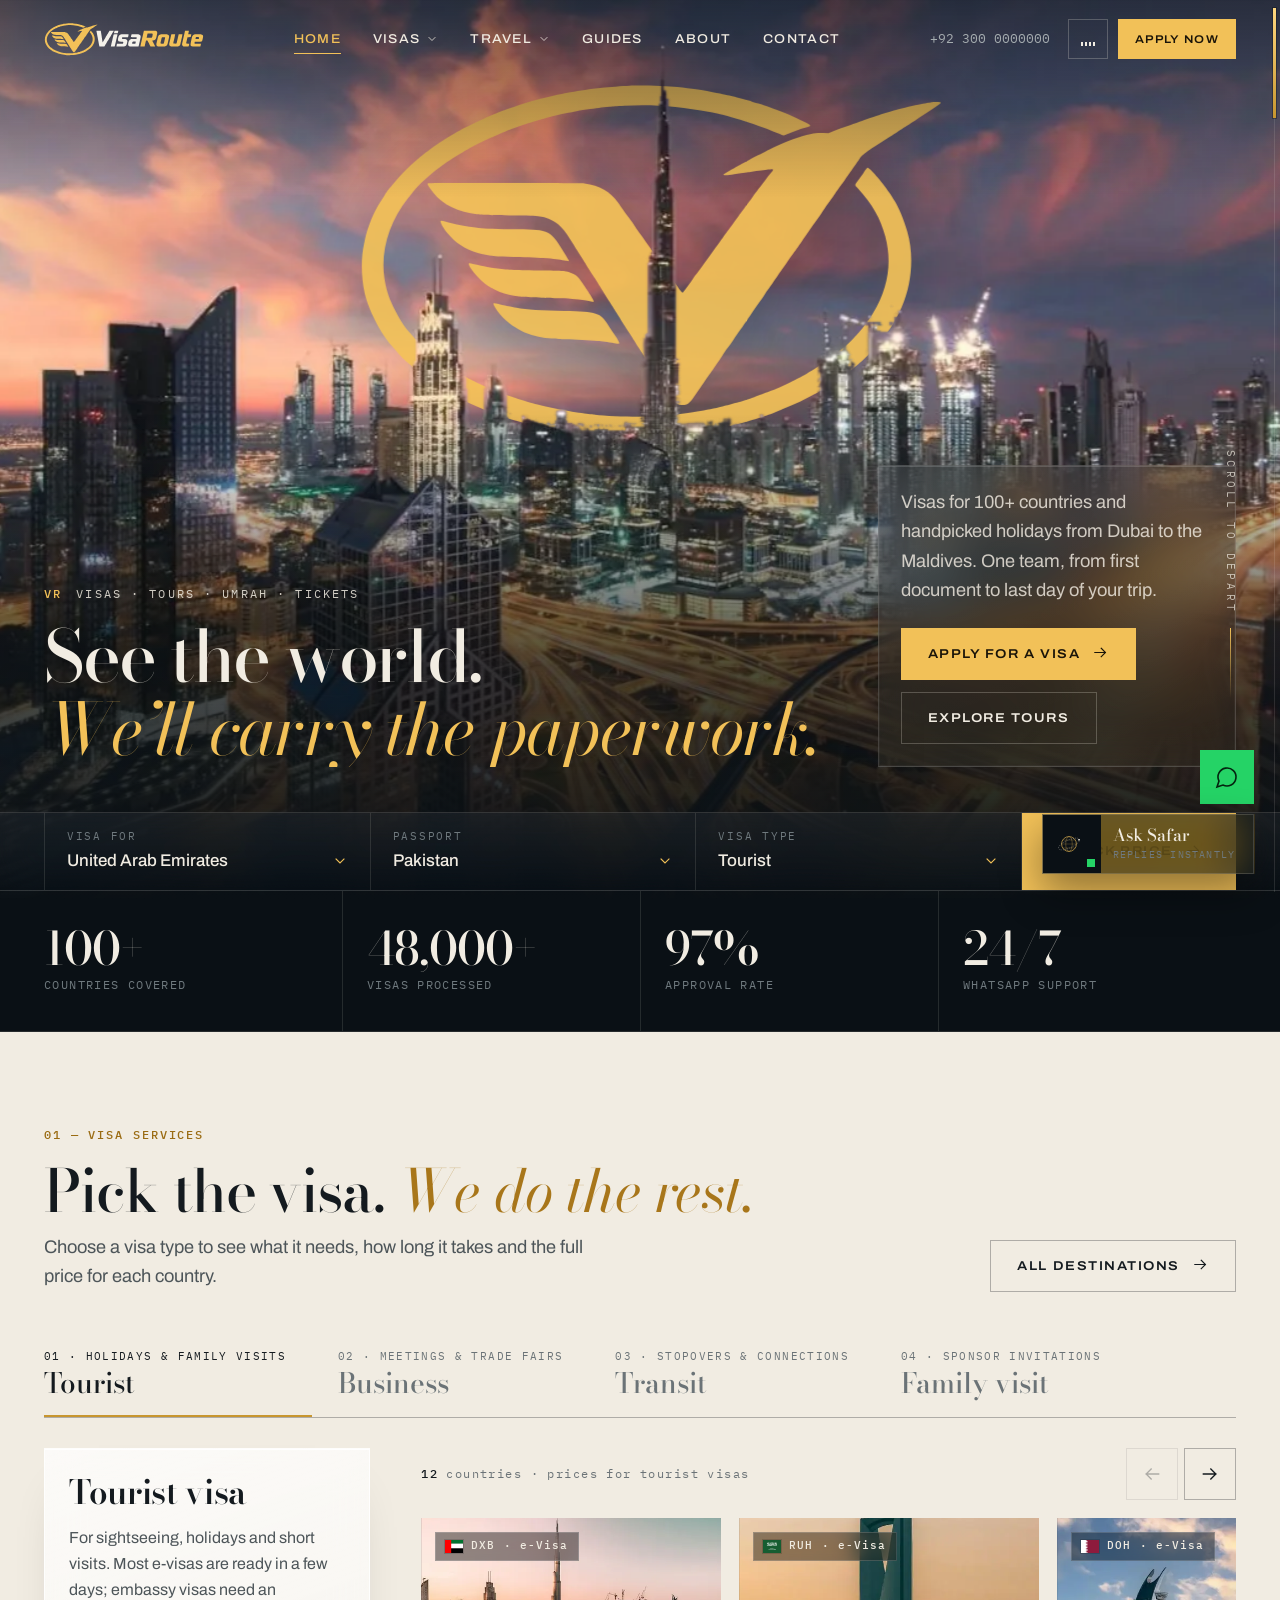
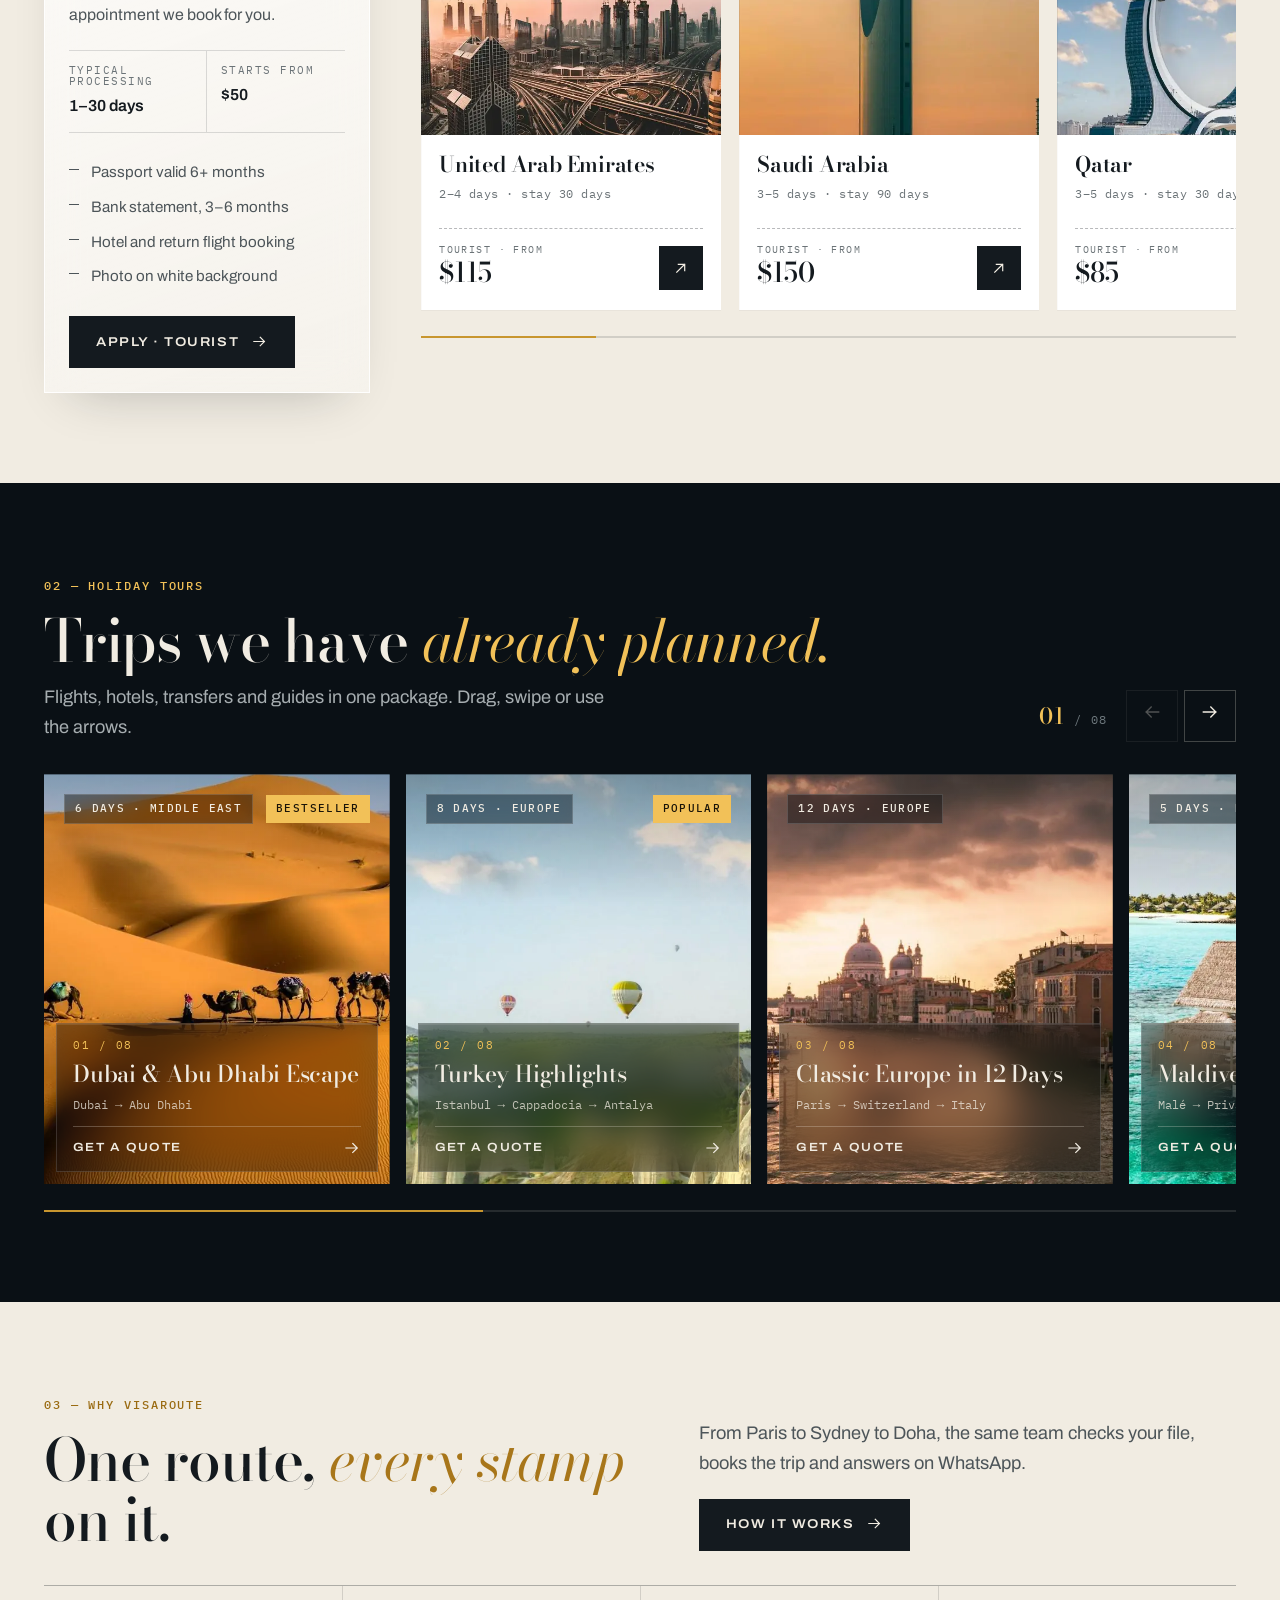
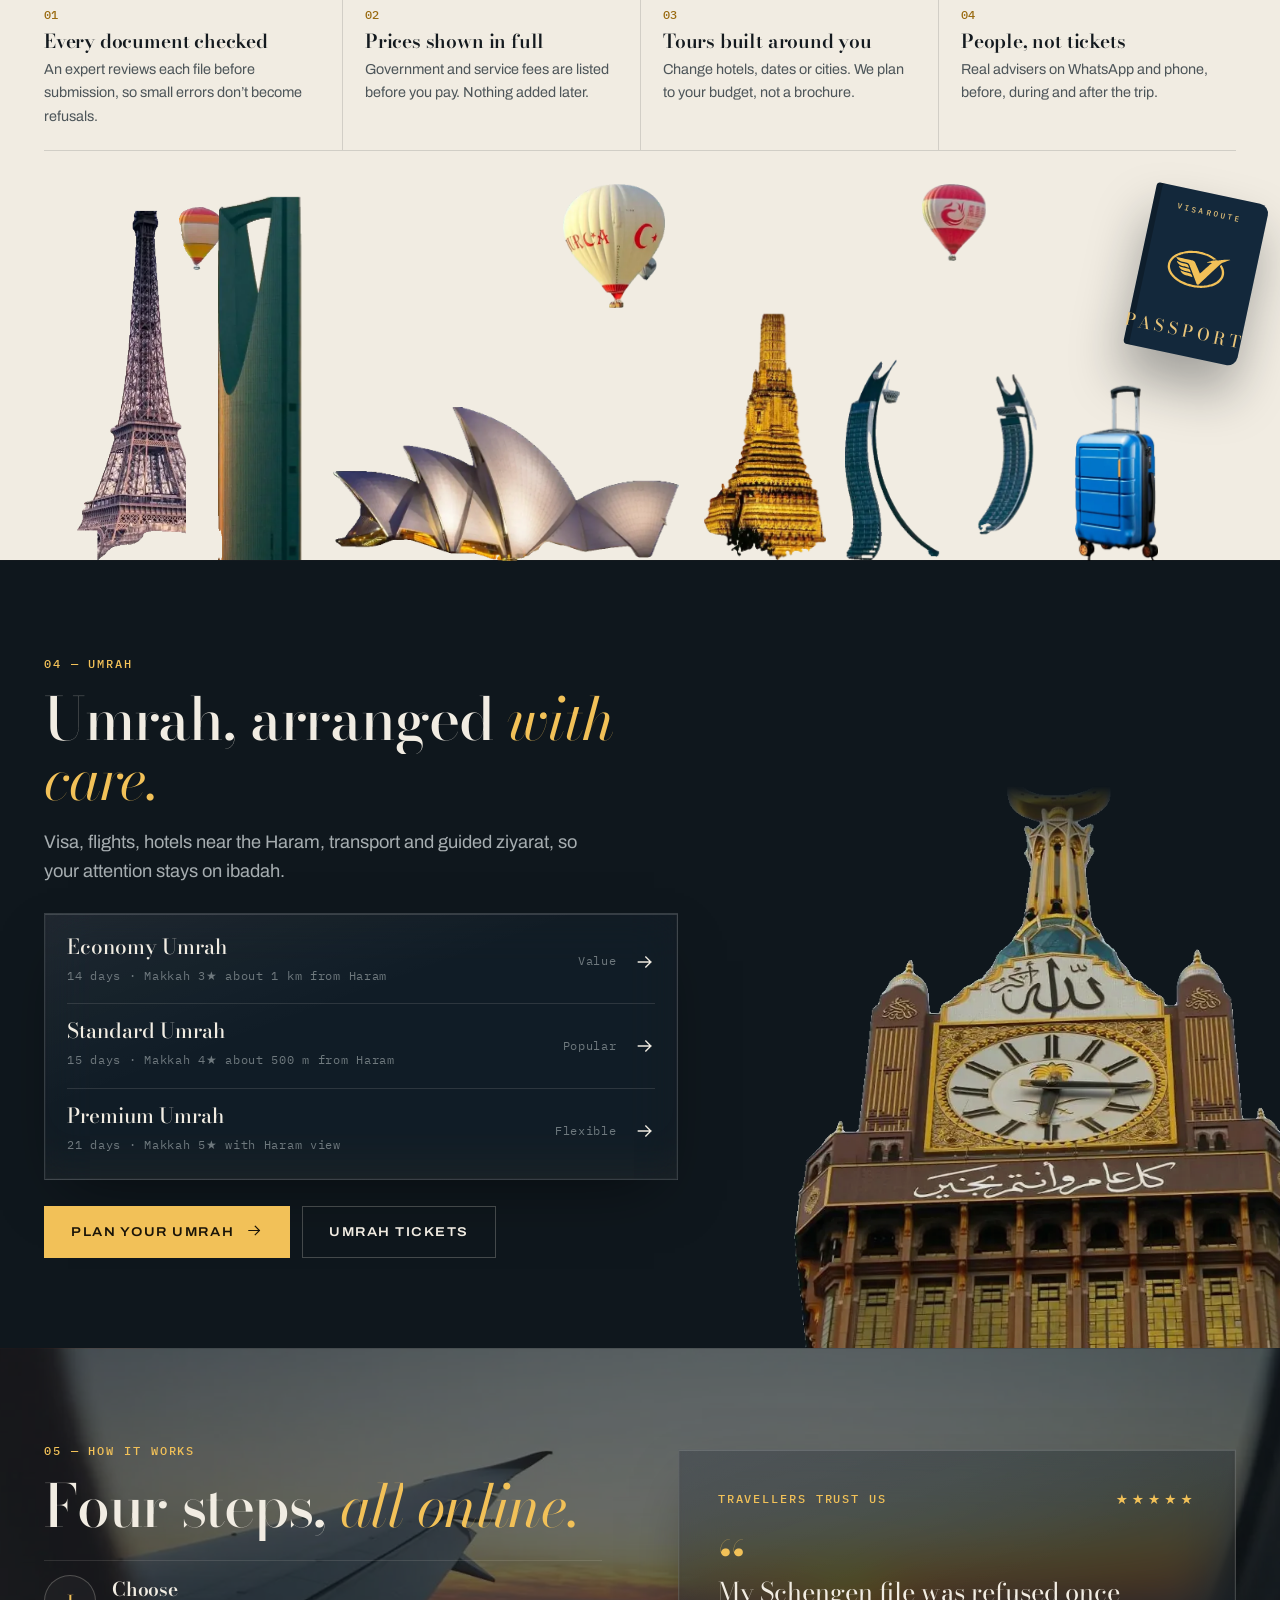
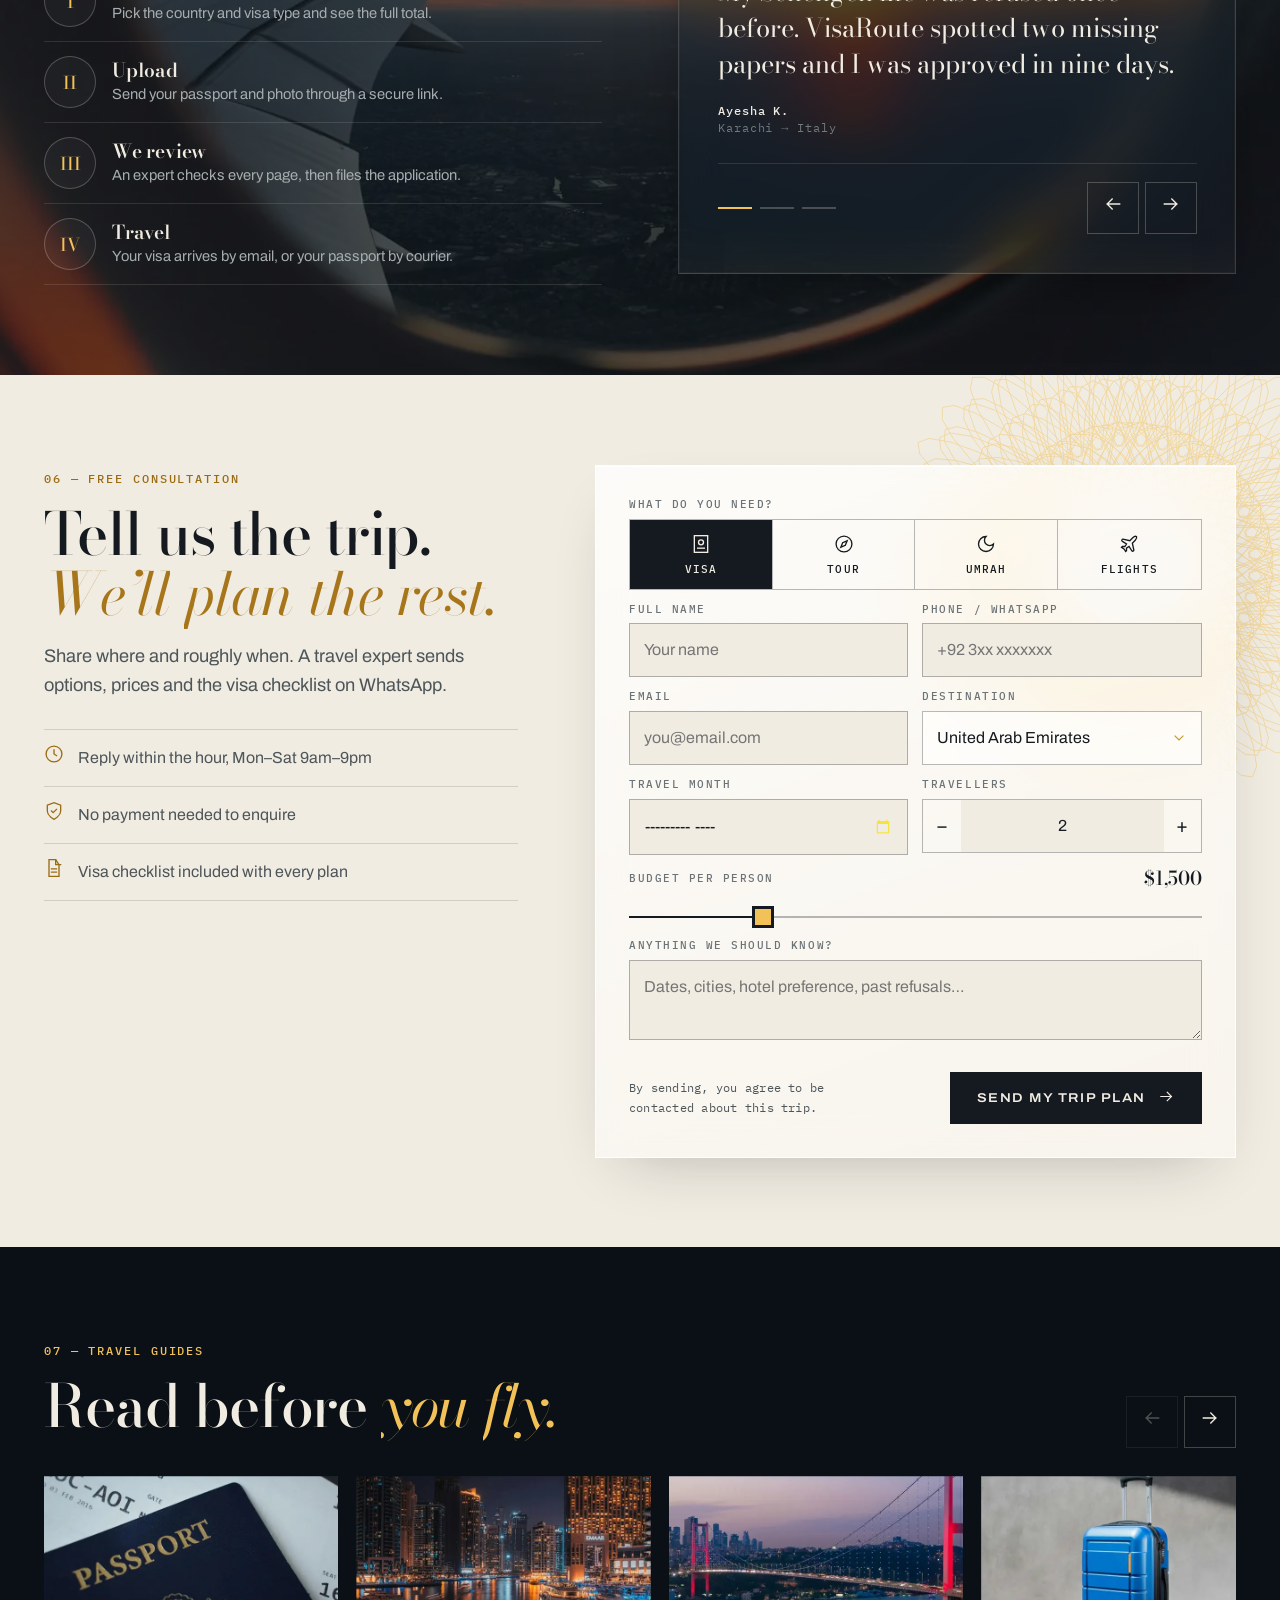
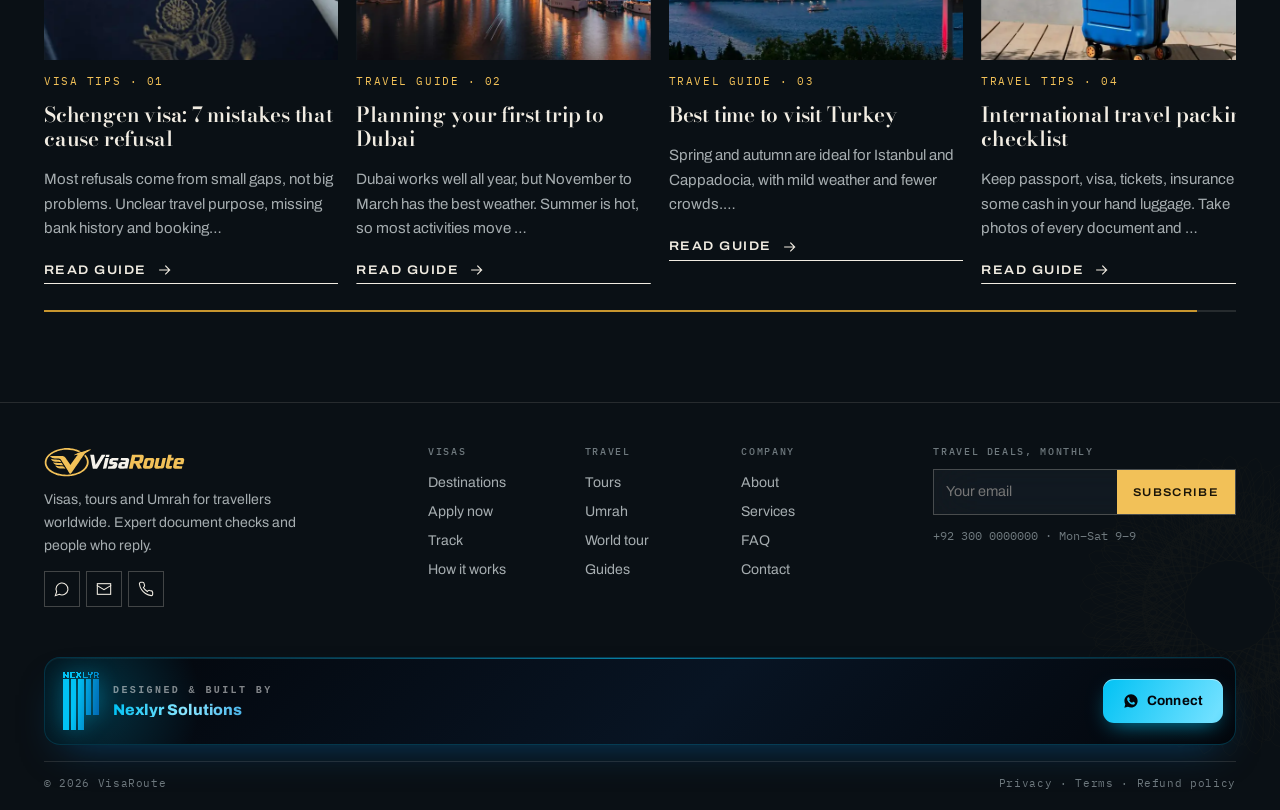
<file: index.html>
<!DOCTYPE html>
<html lang="en"><head><meta charset="utf-8"><meta name="viewport" content="width=device-width, initial-scale=1, viewport-fit=cover">
<title>VisaRoute – Visas, Tours &amp; Umrah Worldwide</title>
<meta name="description" content="Visa services for 100+ countries, curated holiday tours, world tours and Umrah packages. Expert document checks and human support on WhatsApp.">
<meta name="theme-color" content="#0A1015">
<link rel="preload" href="fonts/bodoni-moda.woff2" as="font" type="font/woff2" crossorigin>
<link rel="preload" href="fonts/archivo.woff2" as="font" type="font/woff2" crossorigin>
<link rel="preload" as="image" href="images/hero.webp" fetchpriority="high">
<link rel="preload" as="image" href="images/cut/dubai-skyline.webp">
<!-- share -->
<link rel="canonical" href="https://visaroute.nexlyr.solutions/">
<meta property="og:type" content="website"><meta property="og:site_name" content="VisaRoute"><meta property="og:locale" content="en_US">
<meta property="og:title" content="VisaRoute – Visas, Tours &amp; Umrah Worldwide"><meta property="og:description" content="Visa services for 100+ countries, curated holiday tours, world tours and Umrah packages. Expert document checks and human support on WhatsApp."><meta property="og:url" content="https://visaroute.nexlyr.solutions/">
<meta property="og:image" content="https://visaroute.nexlyr.solutions/images/og/home.jpg"><meta property="og:image:secure_url" content="https://visaroute.nexlyr.solutions/images/og/home.jpg"><meta property="og:image:type" content="image/jpeg"><meta property="og:image:width" content="1200"><meta property="og:image:height" content="630"><meta property="og:image:alt" content="VisaRoute – Visas, Tours &amp; Umrah Worldwide">
<meta name="twitter:card" content="summary_large_image"><meta name="twitter:title" content="VisaRoute – Visas, Tours &amp; Umrah Worldwide"><meta name="twitter:description" content="Visa services for 100+ countries, curated holiday tours, world tours and Umrah packages. Expert document checks and human support on WhatsApp."><meta name="twitter:image" content="https://visaroute.nexlyr.solutions/images/og/home.jpg">
<link rel="apple-touch-icon" href="/images/apple-touch-icon.png"><link rel="manifest" href="/site.webmanifest">
<script type="application/ld+json">{"@context": "https://schema.org", "@type": "TravelAgency", "name": "VisaRoute", "url": "https://visaroute.nexlyr.solutions/", "logo": "https://visaroute.nexlyr.solutions/images/icon-512.png", "image": "https://visaroute.nexlyr.solutions/images/og/home.jpg", "description": "Visa services for 100+ countries, holiday tours, world tours and Umrah packages.", "telephone": "+92 300 0000000", "email": "support@visaroute.com", "openingHours": "Mo-Sa 09:00-21:00", "areaServed": "Worldwide", "priceRange": "$$"}</script>
<!-- /share -->
<link rel="icon" href="/images/favicon.svg" type="image/svg+xml"><link rel="stylesheet" href="style.css"></head>
<body data-page="home"><div id="hdr"></div>
<main>
<section class="hero" aria-labelledby="h-title">
 <div class="scene" id="scene" aria-hidden="true">
  <img class="sky" src="images/hero.webp" alt="" fetchpriority="high" data-depth=".35">
  <div class="emb" data-depth=".18"><img src="images/logo/emblem.svg" alt=""></div>
  <img class="city" src="images/cut/dubai-skyline.webp" alt="" data-depth=".05">
 </div>
 <div class="hero-shade"></div>
 <div class="hero-copy"><div class="wrap">
  <div>
   <div class="hero-tag"><b>VR</b> Visas · Tours · Umrah · Tickets</div>
   <h1 id="h-title"><span class="ln"><span>See the world.</span></span><span class="ln"><span><em>We’ll carry the paperwork.</em></span></span></h1>
  </div>
  <div class="hero-side">
   <p>Visas for 100+ countries and handpicked holidays from Dubai to the Maldives. One team, from first document to last day of your trip.</p>
   <div class="btns"><a class="btn" href="/apply">Apply for a visa <i data-ic="arrow"></i></a><a class="btn ghost" href="#tours">Explore tours</a></div>
  </div>
 </div></div>
 <div class="hero-scroll">Scroll to depart</div>
</section>

<div class="finder-wrap"><div class="wrap">
 <form class="finder" id="finder" aria-label="Check visa price">
  <div><label for="f-dest">Visa for</label><select id="f-dest"></select></div>
  <div><label for="f-nat">Passport</label><select id="f-nat"><option>Pakistan</option><option>India</option><option>Bangladesh</option><option>United Kingdom</option><option>Other</option></select></div>
  <div><label for="f-type">Visa type</label><select id="f-type"><option>Tourist</option><option>Business</option><option>Transit</option><option>Family visit</option></select></div>
  <button class="btn" type="submit">Check price <i data-ic="arrow"></i></button>
 </form>
</div></div>

<div class="stats"><div class="wrap"><div class="stat"><b data-count="100" data-suf="+">100+</b><span>Countries covered</span></div><div class="stat"><b data-count="48000" data-suf="+">48,000+</b><span>Visas processed</span></div><div class="stat"><b data-count="97" data-suf="%">97%</b><span>Approval rate</span></div><div class="stat"><b>24/7</b><span>WhatsApp support</span></div></div></div>

<section class="paper" id="visas"><div class="wrap">
 <div class="sec-head"><div><span class="kicker">01 — Visa services</span><h2 class="split">Pick the visa. <em>We do the rest.</em></h2><p class="sub">Choose a visa type to see what it needs, how long it takes and the full price for each country.</p></div><a class="btn dark" href="/destinations">All destinations <i data-ic="arrow"></i></a></div>
 <div class="tabs" role="tablist" aria-label="Visa types" id="vtabs"></div>
 <div id="vpanels"></div>
</div></section>

<section class="tours-sec" id="tours"><div class="wrap">
 <div class="rail-wrap" data-rail>
  <div class="sec-head"><div><span class="kicker">02 — Holiday tours</span><h2 class="split">Trips we have <em>already planned.</em></h2><p class="sub">Flights, hotels, transfers and guides in one package. Drag, swipe or use the arrows.</p></div><div class="rail-side"><span class="count"><b id="hsNow">01</b> / <span id="hsAll">08</span></span><div class="rail-nav"><button type="button" aria-label="Previous"><i data-ic="arrow"></i></button><button type="button" aria-label="Next"><i data-ic="arrow"></i></button></div></div></div>
  <div class="rail tours-rail" id="hsTrack"></div>
  <div class="rail-bar"><i></i></div>
 </div>
</div></section>

<section class="paper atlas" id="why"><div class="wrap">
 <div class="atlas-head">
  <div><span class="kicker">03 — Why VisaRoute</span><h2 class="split">One route, <em>every stamp</em> on it.</h2></div>
  <div><p class="sub">From Paris to Sydney to Doha, the same team checks your file, books the trip and answers on WhatsApp.</p><a class="btn" href="/how-it-works">How it works <i data-ic="arrow"></i></a></div>
 </div>
 <ol class="promise">
   <li><h3>Every document checked</h3><p>An expert reviews each file before submission, so small errors don’t become refusals.</p></li>
   <li><h3>Prices shown in full</h3><p>Government and service fees are listed before you pay. Nothing added later.</p></li>
   <li><h3>Tours built around you</h3><p>Change hotels, dates or cities. We plan to your budget, not a brochure.</p></li>
   <li><h3>People, not tickets</h3><p>Real advisers on WhatsApp and phone, before, during and after the trip.</p></li>
  </ol>
 </div>
 <div class="landmarks" id="landmarks" aria-hidden="true">
  <div class="float b2" data-speed=".5"><img src="images/cut/balloon-2.webp" alt="" loading="lazy"></div>
  <div class="float b0" data-speed=".35"><img src="images/cut/balloon-0.webp" alt="" loading="lazy"></div>
  <div class="float b1" data-speed=".6"><img src="images/cut/balloon-1.webp" alt="" loading="lazy"></div>
  <div class="float pp" data-speed=".25"><div class="passport"><small>VisaRoute</small><img src="images/logo/emblem.svg" alt=""><b>PASSPORT</b></div></div>
  <figure class="lm eiffel" data-speed=".22"><figcaption>Paris</figcaption><img src="images/cut/eiffel.webp" alt="" loading="lazy"></figure>
  <figure class="lm kingdom" data-speed=".3"><figcaption>Riyadh</figcaption><img src="images/cut/kingdom.webp" alt="" loading="lazy"></figure>
  <figure class="lm opera" data-speed=".12"><figcaption>Sydney</figcaption><img src="images/cut/opera.webp" alt="" loading="lazy"></figure>
  <figure class="lm watarun" data-speed=".26"><figcaption>Bangkok</figcaption><img src="images/cut/watarun.webp" alt="" loading="lazy"></figure>
  <figure class="lm qatar" data-speed=".18"><figcaption>Doha</figcaption><img src="images/cut/qatar.webp" alt="" loading="lazy"></figure>
  <figure class="lm suitcase" data-speed=".08"><figcaption>Packed</figcaption><img src="images/cut/suitcase.webp" alt="" loading="lazy"></figure>
 </div>
</section>

<section class="umrah-band" id="umrah"><img class="ct" src="images/cut/clocktower.webp" alt="" loading="lazy" data-speed=".15">
 <div class="wrap"><div class="u-copy"><span class="kicker">04 — Umrah</span><h2 class="split">Umrah, arranged <em>with care.</em></h2><p class="sub" style="margin-bottom:0">Visa, flights, hotels near the Haram, transport and guided ziyarat, so your attention stays on ibadah.</p>
  <div class="glass pkg-card"><ul class="pkg-list" id="pkgList"></ul></div>
  <div class="btns"><a class="btn" href="/umrah">Plan your Umrah <i data-ic="arrow"></i></a><a class="btn ghost" href="/umrah#tickets">Umrah tickets</a></div></div></div>
</section>

<section class="hw" id="how"><div class="hw-bg" data-src="images/world-tour.webp"></div><div class="wrap hw-grid">
 <div><span class="kicker">05 — How it works</span><h2 class="split">Four steps, <em>all online.</em></h2>
  <ol class="steps-v">
   <li><span>I</span><div><h3>Choose</h3><p>Pick the country and visa type and see the full total.</p></div></li>
   <li><span>II</span><div><h3>Upload</h3><p>Send your passport and photo through a secure link.</p></div></li>
   <li><span>III</span><div><h3>We review</h3><p>An expert checks every page, then files the application.</p></div></li>
   <li><span>IV</span><div><h3>Travel</h3><p>Your visa arrives by email, or your passport by courier.</p></div></li>
  </ol></div>
 <div class="qbox glass" id="qbox" aria-roledescription="carousel" aria-label="Traveller reviews">
  <div class="q-top"><span class="kicker" style="margin:0">Travellers trust us</span><span class="stars">★★★★★</span></div>
  <div class="q-stage">
   <figure class="q on"><blockquote>My Schengen file was refused once before. VisaRoute spotted two missing papers and I was approved in nine days.</blockquote><figcaption><b>Ayesha K.</b>Karachi → Italy</figcaption></figure>
   <figure class="q"><blockquote>The Turkey tour was organised exactly as promised. Hotels, guides and transfers, no surprises.</blockquote><figcaption><b>Hamza R.</b>Lahore → Turkey</figcaption></figure>
   <figure class="q"><blockquote>They handled every detail of our Maldives honeymoon and replied on WhatsApp within minutes.</blockquote><figcaption><b>Sana &amp; Bilal</b>Islamabad → Maldives</figcaption></figure>
  </div>
  <div class="q-foot"><div class="q-dots"><button type="button" aria-label="Review 1" class="on"><i></i></button><button type="button" aria-label="Review 2"><i></i></button><button type="button" aria-label="Review 3"><i></i></button></div><div class="rail-nav"><button type="button" aria-label="Previous review" data-q="-1"><i data-ic="arrow"></i></button><button type="button" aria-label="Next review" data-q="1"><i data-ic="arrow"></i></button></div></div>
 </div>
</div></section>

<section id="plan" class="paper"><div class="wrap"><div class="plan">
 <div class="plan-copy"><span class="kicker">06 — Free consultation</span><h2 class="split">Tell us the trip. <em>We’ll plan the rest.</em></h2><p class="sub" style="margin-bottom:0">Share where and roughly when. A travel expert sends options, prices and the visa checklist on WhatsApp.</p>
  <ul><li><i data-ic="clock"></i>Reply within the hour, Mon–Sat 9am–9pm</li><li><i data-ic="shield"></i>No payment needed to enquire</li><li><i data-ic="doc"></i>Visa checklist included with every plan</li></ul></div>
 <form class="plan-card glass" id="planForm" novalidate>
  <div class="form">
   <div class="full"><label>What do you need?</label><div class="seg" role="radiogroup" aria-label="Service">
    <label><input type="radio" name="svc" value="Visa" checked><span><i data-ic="passport"></i>Visa</span></label>
    <label><input type="radio" name="svc" value="Tour"><span><i data-ic="compass"></i>Tour</span></label>
    <label><input type="radio" name="svc" value="Umrah"><span><i data-ic="moon"></i>Umrah</span></label>
    <label><input type="radio" name="svc" value="Flights"><span><i data-ic="plane"></i>Flights</span></label></div></div>
   <div><label for="p-n">Full name</label><input id="p-n" required autocomplete="name" placeholder="Your name"></div>
   <div><label for="p-p">Phone / WhatsApp</label><input id="p-p" type="tel" required autocomplete="tel" placeholder="+92 3xx xxxxxxx"></div>
   <div><label for="p-e">Email</label><input id="p-e" type="email" autocomplete="email" placeholder="you@email.com"></div>
   <div><label for="p-d">Destination</label><select id="p-d"></select></div>
   <div><label for="p-m">Travel month</label><input id="p-m" type="month"></div>
   <div><label for="p-t">Travellers</label><div class="stepper"><button type="button" data-step="-1" aria-label="Fewer travellers">−</button><input id="p-t" type="number" min="1" max="30" value="2" inputmode="numeric"><button type="button" data-step="1" aria-label="More travellers">+</button></div></div>
   <div class="full"><div class="range-row"><label for="p-b" style="margin:0">Budget per person</label><output id="p-bo" for="p-b">$1,500</output></div><input id="p-b" type="range" min="200" max="6000" step="100" value="1500"></div>
   <div class="full"><label for="p-x">Anything we should know?</label><textarea id="p-x" rows="2" placeholder="Dates, cities, hotel preference, past refusals…"></textarea></div>
  </div>
  <div class="form-foot"><p class="note">By sending, you agree to be contacted about this trip.</p><button class="btn" type="submit">Send my trip plan <i data-ic="arrow"></i></button></div>
 </form>
</div></div></section>

<section id="guides"><div class="wrap">
 <div class="rail-wrap" data-rail>
  <div class="sec-head" style="margin-bottom:28px"><div><span class="kicker">07 — Travel guides</span><h2 class="split">Read before <em>you fly.</em></h2></div><div class="rail-nav"><button type="button" aria-label="Previous"><i data-ic="arrow"></i></button><button type="button" aria-label="Next"><i data-ic="arrow"></i></button></div></div>
  <div class="rail" id="blogp"></div>
  <div class="rail-bar"><i></i></div>
 </div>
</div></section>
</main>
<div id="ftr"></div>
<script src="vendor/lenis.min.js"></script>
<script src="app.js"></script></body></html>
</file>
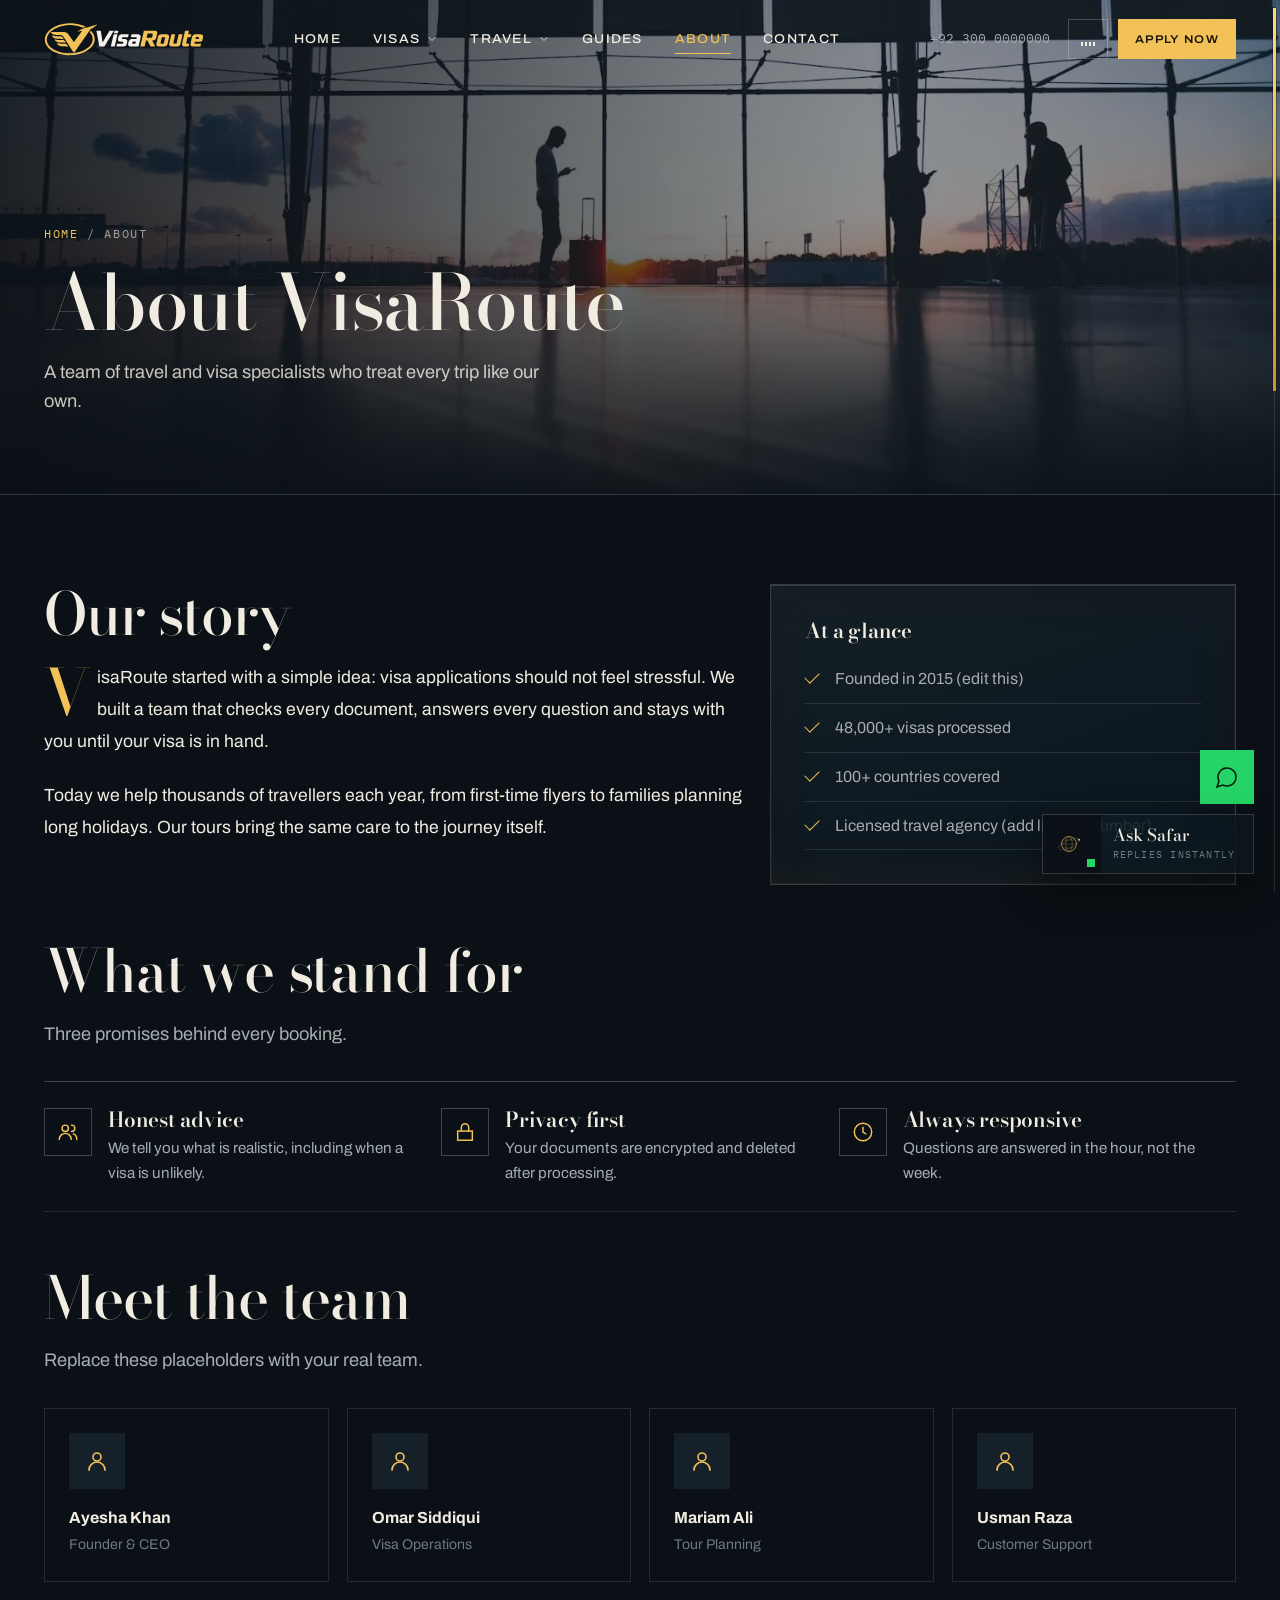
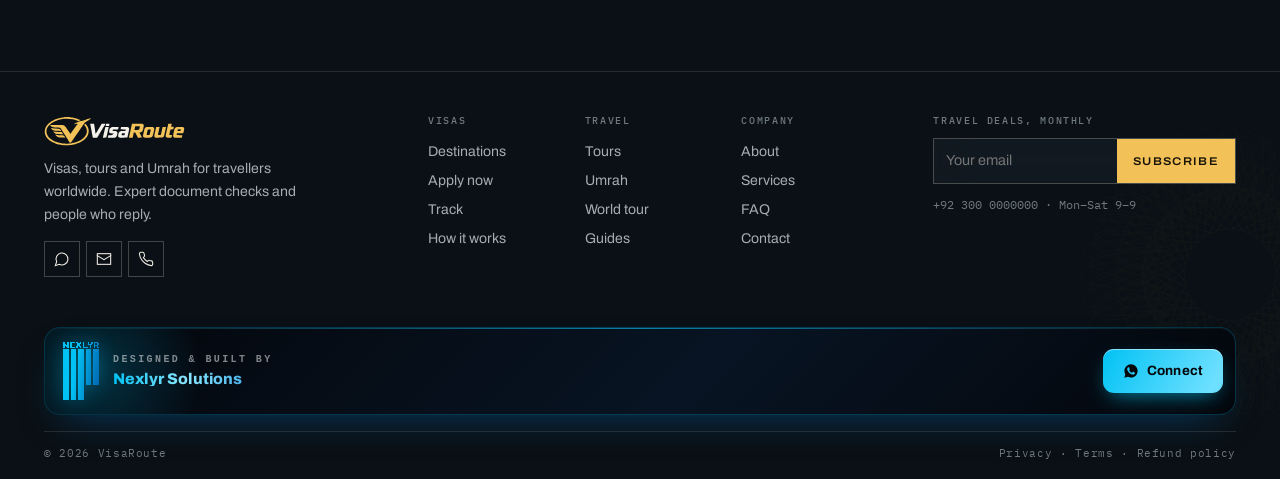
<file: about.html>
<!DOCTYPE html>
<html lang="en"><head><meta charset="utf-8"><meta name="viewport" content="width=device-width, initial-scale=1, viewport-fit=cover">
<title>About – VisaRoute</title><meta name="description" content="Who we are and how we work: one team for visas, tours and Umrah, with every file checked by an expert.">

<meta name="theme-color" content="#0A1015"><link rel="preload" href="fonts/bodoni-moda.woff2" as="font" type="font/woff2" crossorigin><link rel="preload" href="fonts/archivo.woff2" as="font" type="font/woff2" crossorigin>
<!-- share -->
<link rel="canonical" href="https://visaroute.nexlyr.solutions/about">
<meta property="og:type" content="website"><meta property="og:site_name" content="VisaRoute"><meta property="og:locale" content="en_US">
<meta property="og:title" content="About – VisaRoute"><meta property="og:description" content="Who we are and how we work: one team for visas, tours and Umrah, with every file checked by an expert."><meta property="og:url" content="https://visaroute.nexlyr.solutions/about">
<meta property="og:image" content="https://visaroute.nexlyr.solutions/images/og/about.jpg"><meta property="og:image:secure_url" content="https://visaroute.nexlyr.solutions/images/og/about.jpg"><meta property="og:image:type" content="image/jpeg"><meta property="og:image:width" content="1200"><meta property="og:image:height" content="630"><meta property="og:image:alt" content="About – VisaRoute">
<meta name="twitter:card" content="summary_large_image"><meta name="twitter:title" content="About – VisaRoute"><meta name="twitter:description" content="Who we are and how we work: one team for visas, tours and Umrah, with every file checked by an expert."><meta name="twitter:image" content="https://visaroute.nexlyr.solutions/images/og/about.jpg">
<link rel="apple-touch-icon" href="/images/apple-touch-icon.png"><link rel="manifest" href="/site.webmanifest">
<!-- /share -->
<link rel="icon" href="/images/favicon.svg" type="image/svg+xml"><link rel="stylesheet" href="style.css"></head>
<body data-page="about"><div id="hdr"></div>
<div class="ph"><div class="wrap"><div class="crumb"><a href="/">Home</a> / About</div><h1>About VisaRoute</h1><p>A team of travel and visa specialists who treat every trip like our own.</p></div></div>
<main><section><div class="wrap"><div class="two"><div><h2>Our story</h2><div class="art"><p>VisaRoute started with a simple idea: visa applications should not feel stressful. We built a team that checks every document, answers every question and stays with you until your visa is in hand.</p><p>Today we help thousands of travellers each year, from first-time flyers to families planning long holidays. Our tours bring the same care to the journey itself.</p></div></div>
<div class="box"><h3>At a glance</h3><ul class="list"><li>Founded in 2015 (edit this)</li><li>48,000+ visas processed</li><li>100+ countries covered</li><li>Licensed travel agency (add licence number)</li></ul></div></div>
<h2 style="margin-top:56px">What we stand for</h2><p class="sub">Three promises behind every booking.</p><div class="feat"><div><i>🤝</i><h3>Honest advice</h3><p>We tell you what is realistic, including when a visa is unlikely.</p></div><div><i>🔐</i><h3>Privacy first</h3><p>Your documents are encrypted and deleted after processing.</p></div><div><i>⏱️</i><h3>Always responsive</h3><p>Questions are answered in the hour, not the week.</p></div></div>
<h2 style="margin-top:56px">Meet the team</h2><p class="sub">Replace these placeholders with your real team.</p><div class="team"><div><i>👩‍💼</i><b>Ayesha Khan</b><br><span class="meta">Founder &amp; CEO</span></div><div><i>👨‍💼</i><b>Omar Siddiqui</b><br><span class="meta">Visa Operations</span></div><div><i>👩‍💻</i><b>Mariam Ali</b><br><span class="meta">Tour Planning</span></div><div><i>🧑‍🤝‍🧑</i><b>Usman Raza</b><br><span class="meta">Customer Support</span></div></div></div></section></main>
<div id="ftr"></div>
<script src="vendor/lenis.min.js"></script>
<script src="app.js"></script></body></html>
</file>
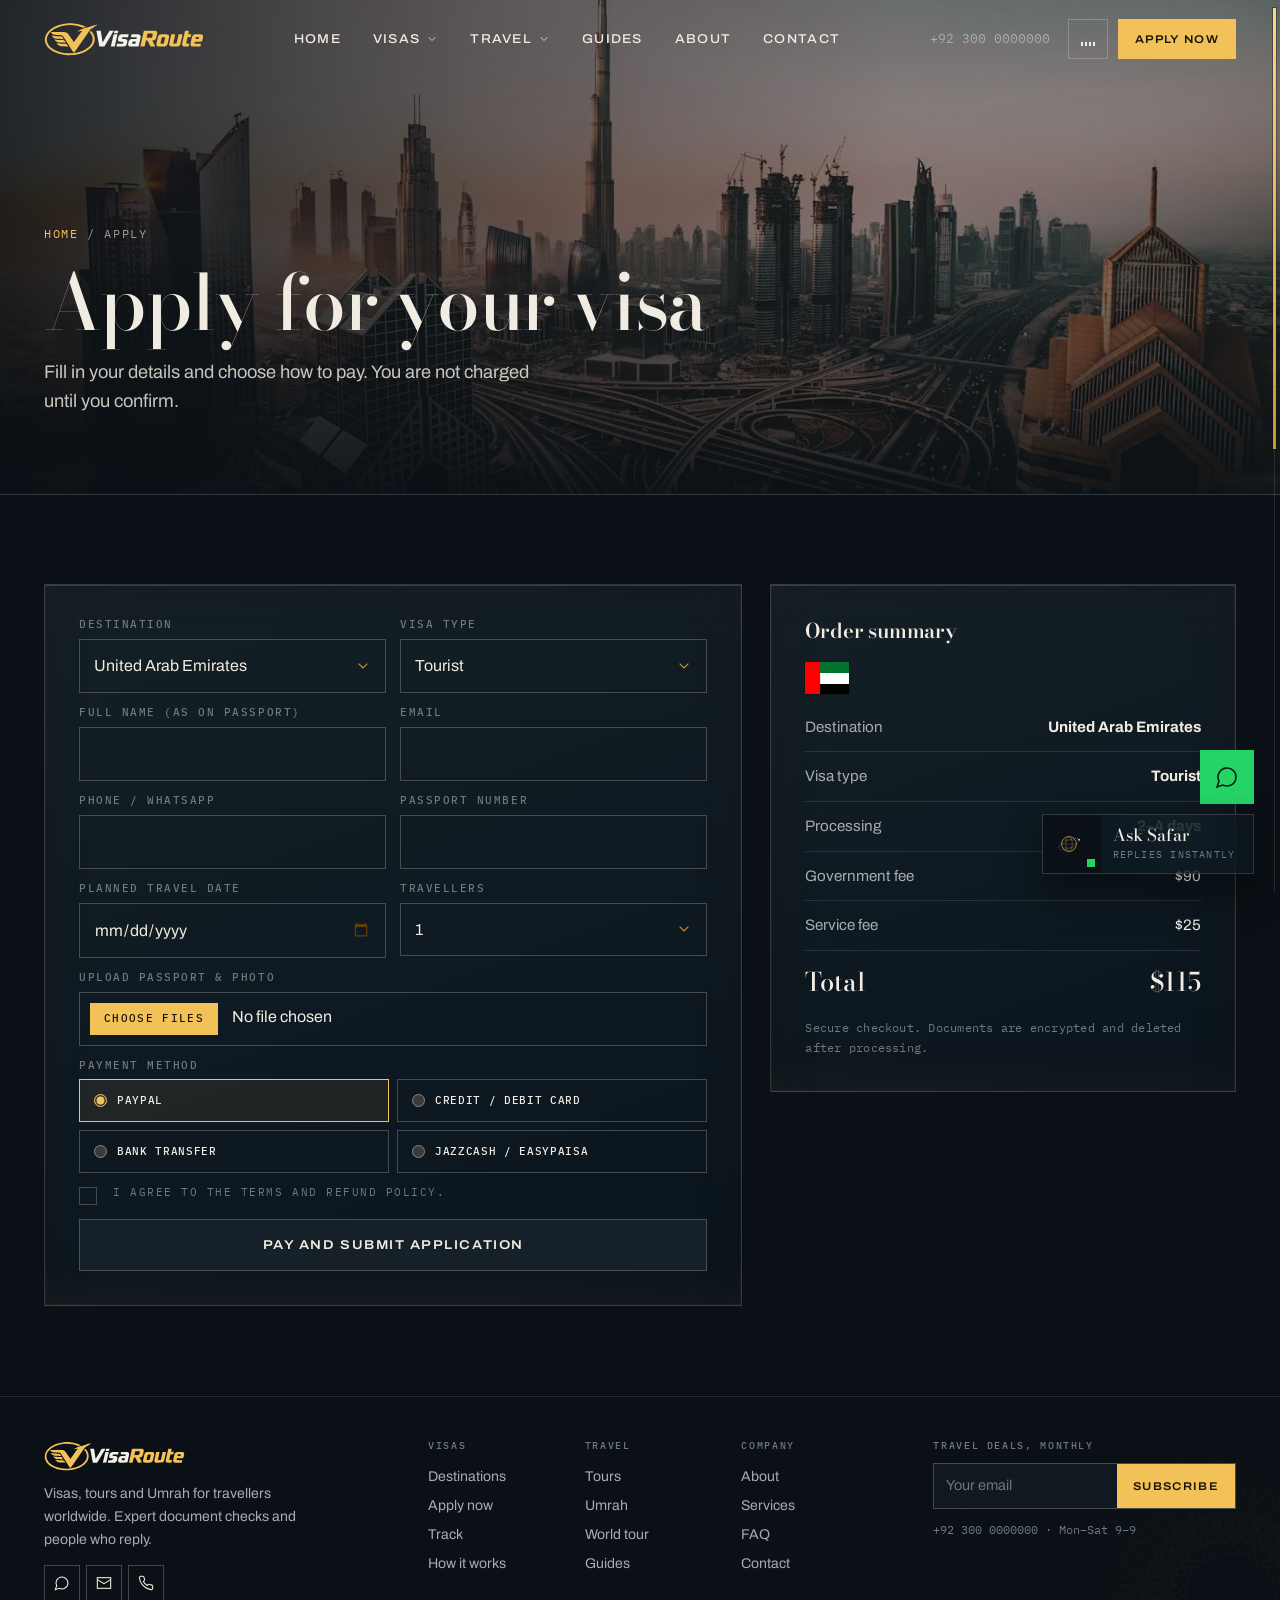
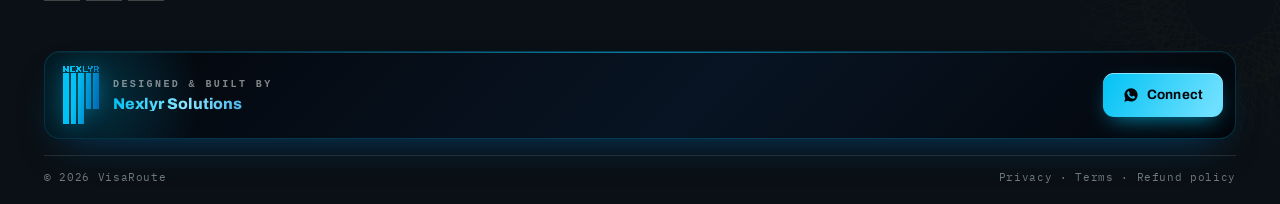
<file: apply.html>
<!DOCTYPE html>
<html lang="en"><head><meta charset="utf-8"><meta name="viewport" content="width=device-width, initial-scale=1, viewport-fit=cover">
<title>Apply for a Visa – VisaRoute</title><meta name="description" content="Apply online in minutes. Upload your documents, see the full total and track your application.">

<meta name="theme-color" content="#0A1015"><link rel="preload" href="fonts/bodoni-moda.woff2" as="font" type="font/woff2" crossorigin><link rel="preload" href="fonts/archivo.woff2" as="font" type="font/woff2" crossorigin>
<!-- share -->
<link rel="canonical" href="https://visaroute.nexlyr.solutions/apply">
<meta property="og:type" content="website"><meta property="og:site_name" content="VisaRoute"><meta property="og:locale" content="en_US">
<meta property="og:title" content="Apply for a Visa – VisaRoute"><meta property="og:description" content="Apply online in minutes. Upload your documents, see the full total and track your application."><meta property="og:url" content="https://visaroute.nexlyr.solutions/apply">
<meta property="og:image" content="https://visaroute.nexlyr.solutions/images/og/visas.jpg"><meta property="og:image:secure_url" content="https://visaroute.nexlyr.solutions/images/og/visas.jpg"><meta property="og:image:type" content="image/jpeg"><meta property="og:image:width" content="1200"><meta property="og:image:height" content="630"><meta property="og:image:alt" content="Apply for a Visa – VisaRoute">
<meta name="twitter:card" content="summary_large_image"><meta name="twitter:title" content="Apply for a Visa – VisaRoute"><meta name="twitter:description" content="Apply online in minutes. Upload your documents, see the full total and track your application."><meta name="twitter:image" content="https://visaroute.nexlyr.solutions/images/og/visas.jpg">
<link rel="apple-touch-icon" href="/images/apple-touch-icon.png"><link rel="manifest" href="/site.webmanifest">
<!-- /share -->
<link rel="icon" href="/images/favicon.svg" type="image/svg+xml"><link rel="stylesheet" href="style.css"></head>
<body data-page="apply"><div id="hdr"></div>
<div class="ph"><div class="wrap"><div class="crumb"><a href="/">Home</a> / Apply</div><h1>Apply for your visa</h1><p>Fill in your details and choose how to pay. You are not charged until you confirm.</p></div></div>
<main><section><div class="wrap"><div class="two">
<form class="box" id="appForm"><div class="form">
<div><label for="a-dest">Destination</label><select id="a-dest"></select></div>
<div><label for="a-type">Visa type</label><select id="a-type"></select></div>
<div><label for="a-name">Full name (as on passport)</label><input id="a-name" required autocomplete="name"></div>
<div><label for="a-email">Email</label><input id="a-email" type="email" required autocomplete="email"></div>
<div><label for="a-phone">Phone / WhatsApp</label><input id="a-phone" type="tel" required autocomplete="tel"></div>
<div><label for="a-pass">Passport number</label><input id="a-pass" required></div>
<div><label for="a-date">Planned travel date</label><input id="a-date" type="date" required></div>
<div><label for="a-trav">Travellers</label><select id="a-trav"><option>1</option><option>2</option><option>3</option><option>4</option><option>5</option></select></div>
<div class="full"><label for="a-files">Upload passport &amp; photo</label><input id="a-files" type="file" multiple accept=".pdf,.jpg,.jpeg,.png"></div>
<div class="full"><label>Payment method</label><div class="pay">
<label><input type="radio" name="pm" value="paypal" checked> PayPal</label><label><input type="radio" name="pm" value="card"> Credit / debit card</label>
<label><input type="radio" name="pm" value="bank"> Bank transfer</label><label><input type="radio" name="pm" value="wallet"> JazzCash / Easypaisa</label></div></div></div>
<p class="note chk"><label style="display:flex;gap:8px;font-weight:400;color:inherit;margin:14px 0"><input type="checkbox" required> I agree to the Terms and Refund Policy.</label></p>
<button class="btn teal" type="submit" style="width:100%">Pay and submit application</button></form>
<aside class="box sum" aria-live="polite"><h3 style="margin-bottom:8px">Order summary</h3><div id="sumFlag" style="font-size:2rem"></div>
<div class="row"><span>Destination</span><b id="s-dest"></b></div><div class="row"><span>Visa type</span><b id="s-type"></b></div><div class="row"><span>Processing</span><b id="s-time"></b></div>
<div class="row"><span>Government fee</span><span id="s-gov"></span></div><div class="row"><span>Service fee</span><span id="s-svc"></span></div>
<div class="row total"><span>Total</span><span id="s-total"></span></div><p class="note">Secure checkout. Documents are encrypted and deleted after processing.</p></aside>
</div></div></section></main>
<div id="ftr"></div>
<script src="vendor/lenis.min.js"></script>
<script src="app.js"></script></body></html>
</file>
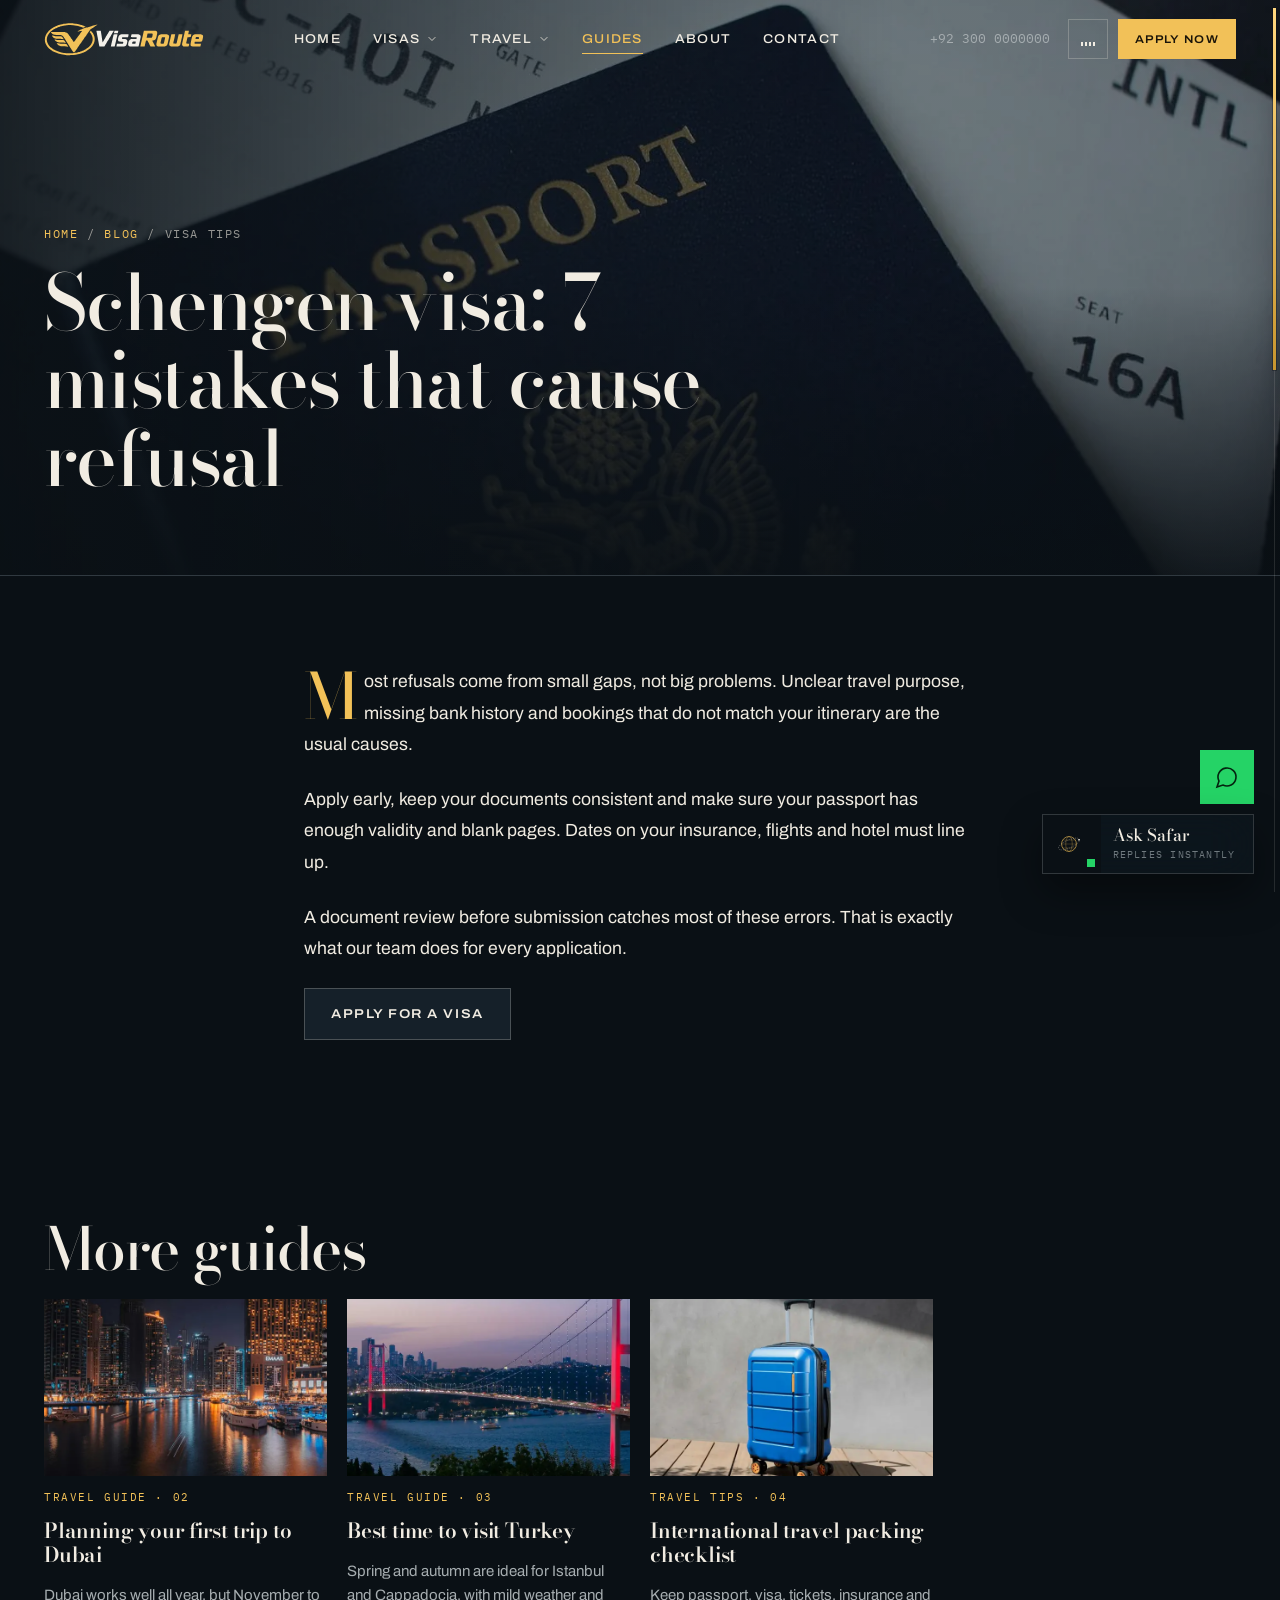
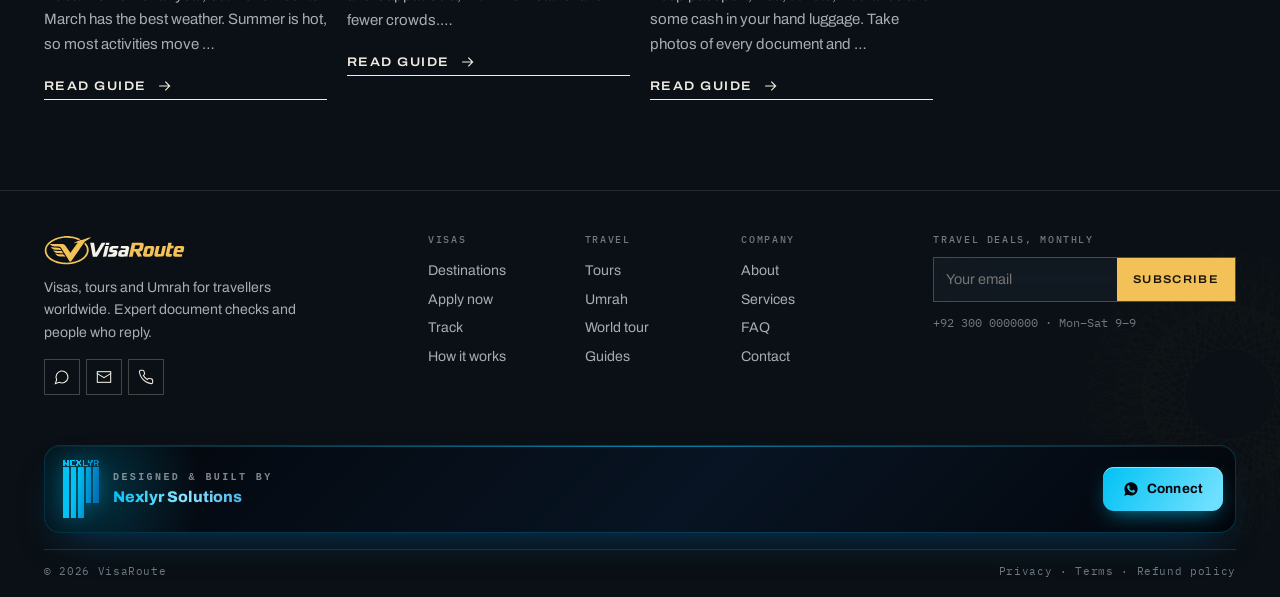
<file: article.html>
<!DOCTYPE html>
<html lang="en"><head><meta charset="utf-8"><meta name="viewport" content="width=device-width, initial-scale=1, viewport-fit=cover">
<title>Travel Guide – VisaRoute</title><meta name="description" content="Practical travel and visa advice from the VisaRoute team.">

<meta name="theme-color" content="#0A1015"><link rel="preload" href="fonts/bodoni-moda.woff2" as="font" type="font/woff2" crossorigin><link rel="preload" href="fonts/archivo.woff2" as="font" type="font/woff2" crossorigin>
<!-- share -->
<link rel="canonical" href="https://visaroute.nexlyr.solutions/article">
<meta property="og:type" content="website"><meta property="og:site_name" content="VisaRoute"><meta property="og:locale" content="en_US">
<meta property="og:title" content="Travel Guide – VisaRoute"><meta property="og:description" content="Practical travel and visa advice from the VisaRoute team."><meta property="og:url" content="https://visaroute.nexlyr.solutions/article">
<meta property="og:image" content="https://visaroute.nexlyr.solutions/images/og/guides.jpg"><meta property="og:image:secure_url" content="https://visaroute.nexlyr.solutions/images/og/guides.jpg"><meta property="og:image:type" content="image/jpeg"><meta property="og:image:width" content="1200"><meta property="og:image:height" content="630"><meta property="og:image:alt" content="Travel Guide – VisaRoute">
<meta name="twitter:card" content="summary_large_image"><meta name="twitter:title" content="Travel Guide – VisaRoute"><meta name="twitter:description" content="Practical travel and visa advice from the VisaRoute team."><meta name="twitter:image" content="https://visaroute.nexlyr.solutions/images/og/guides.jpg">
<link rel="apple-touch-icon" href="/images/apple-touch-icon.png"><link rel="manifest" href="/site.webmanifest">
<!-- /share -->
<link rel="icon" href="/images/favicon.svg" type="image/svg+xml"><link rel="stylesheet" href="style.css"></head>
<body data-page="article"><div id="hdr"></div>
<div class="ph"><div class="wrap"><div class="crumb"><a href="/">Home</a> / <a href="/blog">Blog</a> / <span id="ar-crumb"></span></div><h1 id="ar-title"></h1></div></div>
<main><section><div class="wrap" style="max-width:760px"><div class="art" id="ar-body"></div><p><a class="btn teal" href="/apply">Apply for a visa</a></p></div></section>
<section class="alt"><div class="wrap"><h2>More guides</h2><div class="grid" id="ar-more" style="margin-top:20px"></div></div></section></main>
<div id="ftr"></div>
<script src="vendor/lenis.min.js"></script>
<script src="app.js"></script></body></html>
</file>
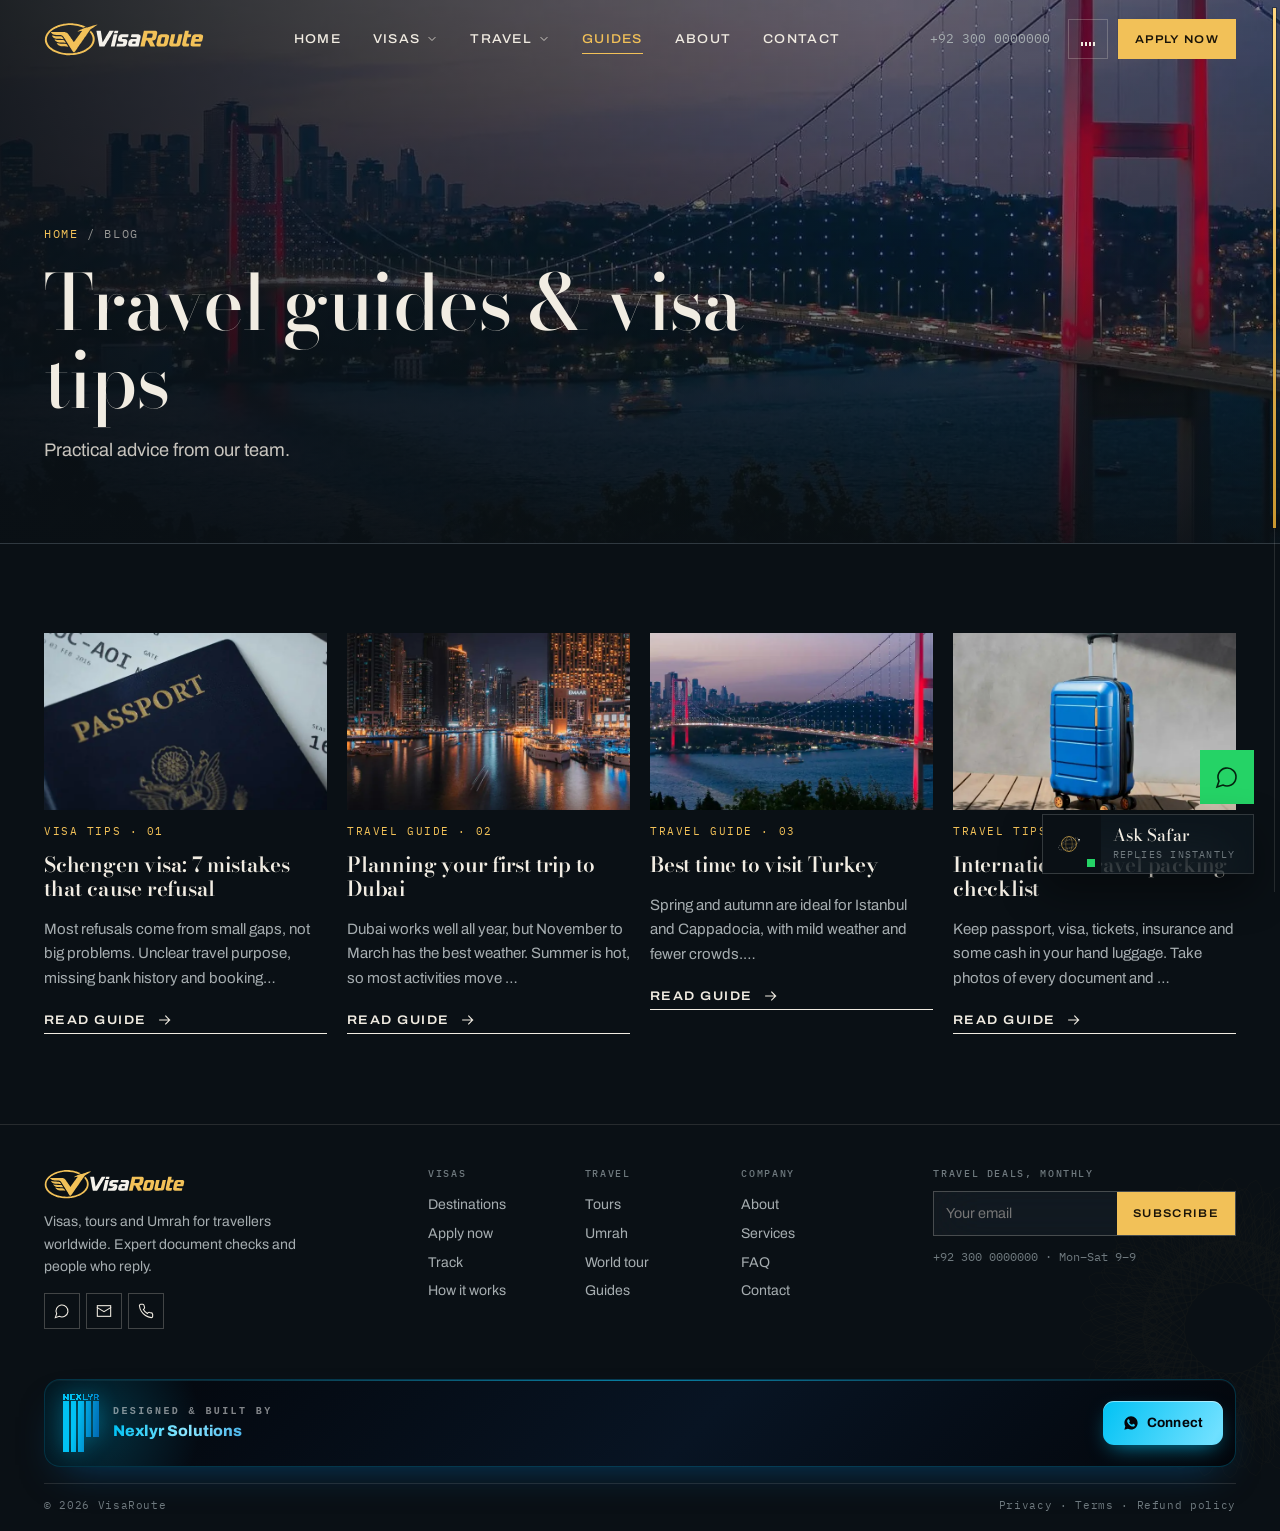
<file: blog.html>
<!DOCTYPE html>
<html lang="en"><head><meta charset="utf-8"><meta name="viewport" content="width=device-width, initial-scale=1, viewport-fit=cover">
<title>Travel Guides – VisaRoute</title><meta name="description" content="Visa tips, packing checklists and the best time to visit, from the VisaRoute team.">

<meta name="theme-color" content="#0A1015"><link rel="preload" href="fonts/bodoni-moda.woff2" as="font" type="font/woff2" crossorigin><link rel="preload" href="fonts/archivo.woff2" as="font" type="font/woff2" crossorigin>
<!-- share -->
<link rel="canonical" href="https://visaroute.nexlyr.solutions/blog">
<meta property="og:type" content="website"><meta property="og:site_name" content="VisaRoute"><meta property="og:locale" content="en_US">
<meta property="og:title" content="Travel Guides – VisaRoute"><meta property="og:description" content="Visa tips, packing checklists and the best time to visit, from the VisaRoute team."><meta property="og:url" content="https://visaroute.nexlyr.solutions/blog">
<meta property="og:image" content="https://visaroute.nexlyr.solutions/images/og/guides.jpg"><meta property="og:image:secure_url" content="https://visaroute.nexlyr.solutions/images/og/guides.jpg"><meta property="og:image:type" content="image/jpeg"><meta property="og:image:width" content="1200"><meta property="og:image:height" content="630"><meta property="og:image:alt" content="Travel Guides – VisaRoute">
<meta name="twitter:card" content="summary_large_image"><meta name="twitter:title" content="Travel Guides – VisaRoute"><meta name="twitter:description" content="Visa tips, packing checklists and the best time to visit, from the VisaRoute team."><meta name="twitter:image" content="https://visaroute.nexlyr.solutions/images/og/guides.jpg">
<link rel="apple-touch-icon" href="/images/apple-touch-icon.png"><link rel="manifest" href="/site.webmanifest">
<!-- /share -->
<link rel="icon" href="/images/favicon.svg" type="image/svg+xml"><link rel="stylesheet" href="style.css"></head>
<body data-page="blog"><div id="hdr"></div>
<div class="ph"><div class="wrap"><div class="crumb"><a href="/">Home</a> / Blog</div><h1>Travel guides &amp; visa tips</h1><p>Practical advice from our team.</p></div></div><main><section><div class="wrap"><div class="grid" id="grid"></div></div></section></main>
<div id="ftr"></div>
<script src="vendor/lenis.min.js"></script>
<script src="app.js"></script></body></html>
</file>
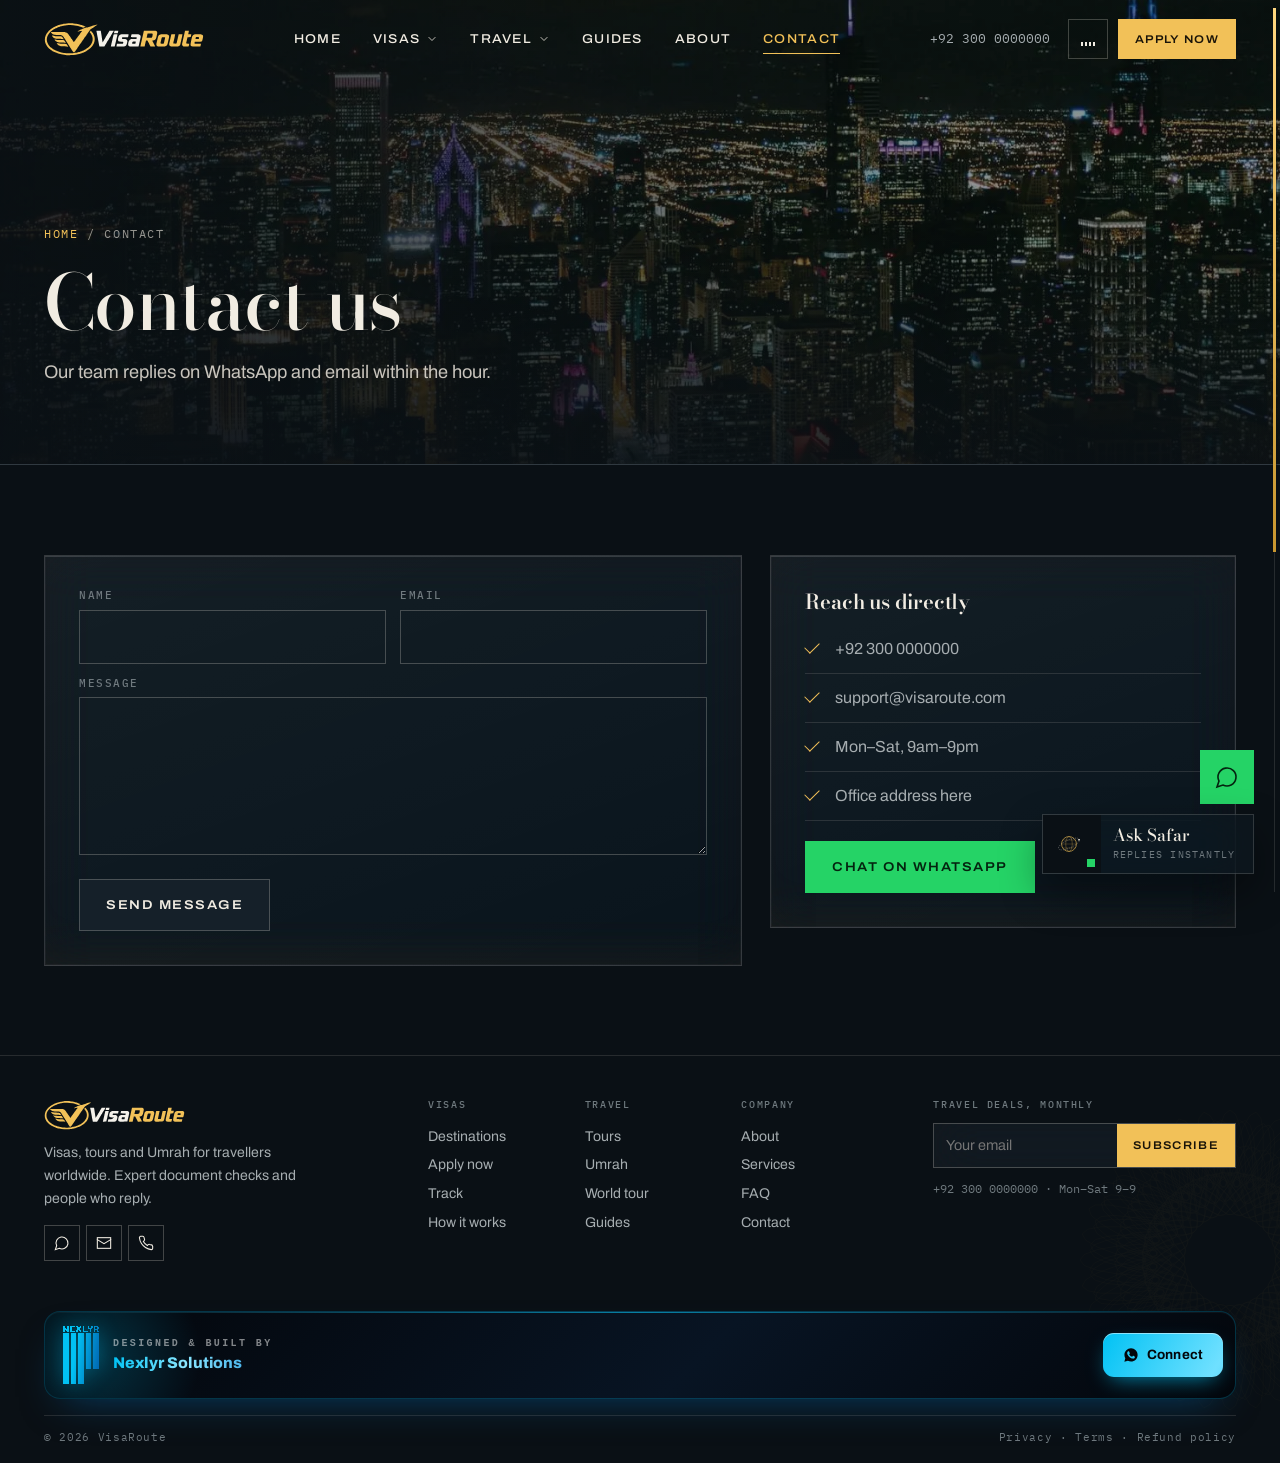
<file: contact.html>
<!DOCTYPE html>
<html lang="en"><head><meta charset="utf-8"><meta name="viewport" content="width=device-width, initial-scale=1, viewport-fit=cover">
<title>Contact – VisaRoute</title><meta name="description" content="Talk to a visa expert on WhatsApp, phone or email. Mon–Sat, 9am–9pm.">

<meta name="theme-color" content="#0A1015"><link rel="preload" href="fonts/bodoni-moda.woff2" as="font" type="font/woff2" crossorigin><link rel="preload" href="fonts/archivo.woff2" as="font" type="font/woff2" crossorigin>
<!-- share -->
<link rel="canonical" href="https://visaroute.nexlyr.solutions/contact">
<meta property="og:type" content="website"><meta property="og:site_name" content="VisaRoute"><meta property="og:locale" content="en_US">
<meta property="og:title" content="Contact – VisaRoute"><meta property="og:description" content="Talk to a visa expert on WhatsApp, phone or email. Mon–Sat, 9am–9pm."><meta property="og:url" content="https://visaroute.nexlyr.solutions/contact">
<meta property="og:image" content="https://visaroute.nexlyr.solutions/images/og/contact.jpg"><meta property="og:image:secure_url" content="https://visaroute.nexlyr.solutions/images/og/contact.jpg"><meta property="og:image:type" content="image/jpeg"><meta property="og:image:width" content="1200"><meta property="og:image:height" content="630"><meta property="og:image:alt" content="Contact – VisaRoute">
<meta name="twitter:card" content="summary_large_image"><meta name="twitter:title" content="Contact – VisaRoute"><meta name="twitter:description" content="Talk to a visa expert on WhatsApp, phone or email. Mon–Sat, 9am–9pm."><meta name="twitter:image" content="https://visaroute.nexlyr.solutions/images/og/contact.jpg">
<link rel="apple-touch-icon" href="/images/apple-touch-icon.png"><link rel="manifest" href="/site.webmanifest">
<!-- /share -->
<link rel="icon" href="/images/favicon.svg" type="image/svg+xml"><link rel="stylesheet" href="style.css"></head>
<body data-page="contact"><div id="hdr"></div>
<div class="ph"><div class="wrap"><div class="crumb"><a href="/">Home</a> / Contact</div><h1>Contact us</h1><p>Our team replies on WhatsApp and email within the hour.</p></div></div>
<main><section><div class="wrap"><div class="two">
<form class="box" id="c-form"><div class="form"><div><label for="c-n">Name</label><input id="c-n" required></div><div><label for="c-e">Email</label><input id="c-e" type="email" required></div>
<div class="full"><label for="c-m">Message</label><textarea id="c-m" rows="5" required></textarea></div></div><button class="btn teal" type="submit" style="margin-top:16px">Send message</button></form>
<aside class="box"><h3>Reach us directly</h3><ul class="list"><li>+92 300 0000000</li><li>support@visaroute.com</li><li>Mon–Sat, 9am–9pm</li><li>Office address here</li></ul>
<p style="margin-top:20px"><a class="btn wa-btn" href="https://wa.me/920000000000" target="_blank" rel="noopener">Chat on WhatsApp</a></p></aside></div></div></section></main>
<div id="ftr"></div>
<script src="vendor/lenis.min.js"></script>
<script src="app.js"></script></body></html>
</file>
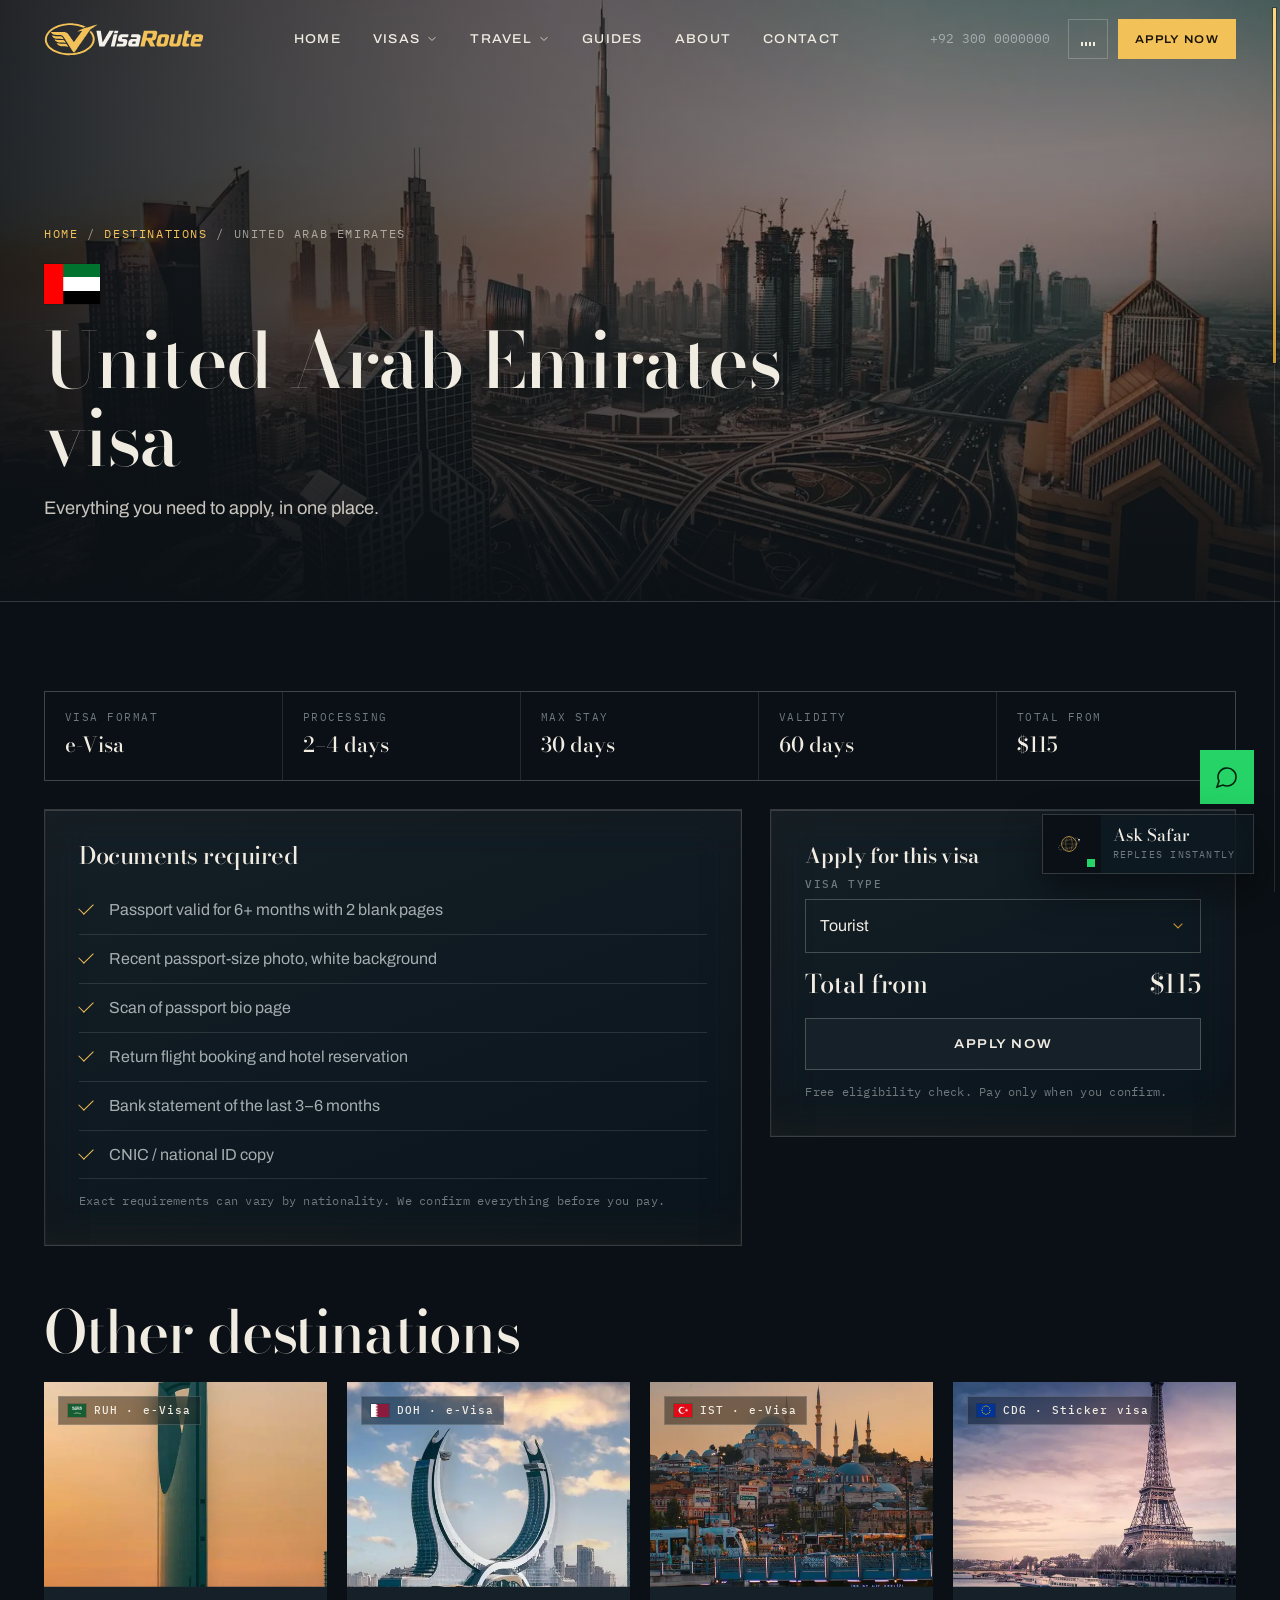
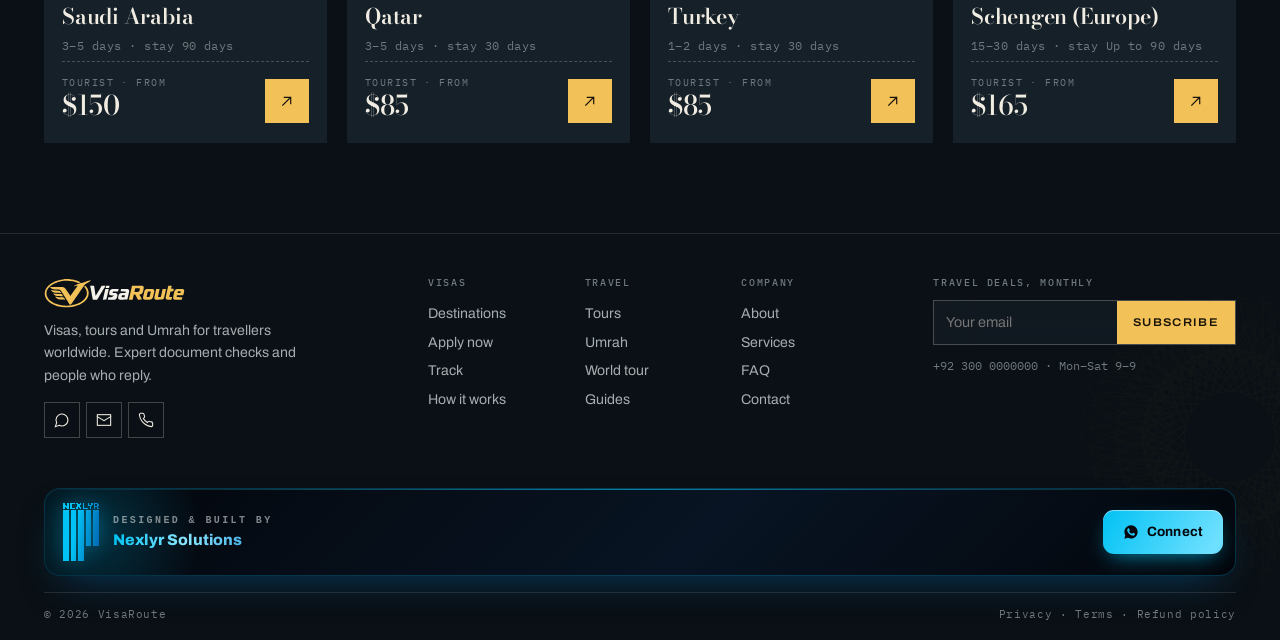
<file: destination.html>
<!DOCTYPE html>
<html lang="en"><head><meta charset="utf-8"><meta name="viewport" content="width=device-width, initial-scale=1, viewport-fit=cover">
<title>Country Visa – VisaRoute</title><meta name="description" content="Visa requirements, documents, fees and processing time, checked by a VisaRoute expert before submission.">

<meta name="theme-color" content="#0A1015"><link rel="preload" href="fonts/bodoni-moda.woff2" as="font" type="font/woff2" crossorigin><link rel="preload" href="fonts/archivo.woff2" as="font" type="font/woff2" crossorigin>
<!-- share -->
<link rel="canonical" href="https://visaroute.nexlyr.solutions/destination">
<meta property="og:type" content="website"><meta property="og:site_name" content="VisaRoute"><meta property="og:locale" content="en_US">
<meta property="og:title" content="Country Visa – VisaRoute"><meta property="og:description" content="Visa requirements, documents, fees and processing time, checked by a VisaRoute expert before submission."><meta property="og:url" content="https://visaroute.nexlyr.solutions/destination">
<meta property="og:image" content="https://visaroute.nexlyr.solutions/images/og/visas.jpg"><meta property="og:image:secure_url" content="https://visaroute.nexlyr.solutions/images/og/visas.jpg"><meta property="og:image:type" content="image/jpeg"><meta property="og:image:width" content="1200"><meta property="og:image:height" content="630"><meta property="og:image:alt" content="Country Visa – VisaRoute">
<meta name="twitter:card" content="summary_large_image"><meta name="twitter:title" content="Country Visa – VisaRoute"><meta name="twitter:description" content="Visa requirements, documents, fees and processing time, checked by a VisaRoute expert before submission."><meta name="twitter:image" content="https://visaroute.nexlyr.solutions/images/og/visas.jpg">
<link rel="apple-touch-icon" href="/images/apple-touch-icon.png"><link rel="manifest" href="/site.webmanifest">
<!-- /share -->
<link rel="icon" href="/images/favicon.svg" type="image/svg+xml"><link rel="stylesheet" href="style.css"></head>
<body data-page="dest"><div id="hdr"></div>
<div class="ph"><div class="wrap"><div class="crumb"><a href="/">Home</a> / <a href="/destinations">Destinations</a> / <span id="d-crumb"></span></div><h1 id="d-title"></h1><p>Everything you need to apply, in one place.</p></div></div>
<main><section><div class="wrap"><div id="d-facts" class="facts"></div>
<div class="two"><div class="box"><h2 style="font-size:1.5rem">Documents required</h2><ul class="list" id="d-docs"></ul><p class="note">Exact requirements can vary by nationality. We confirm everything before you pay.</p></div>
<aside class="box sum"><h3 style="margin-bottom:12px">Apply for this visa</h3><label for="d-type">Visa type</label><select id="d-type"></select>
<div class="row total"><span>Total from</span><span id="d-price"></span></div><button class="btn teal" style="width:100%;margin-top:10px" id="d-go">Apply now</button><p class="note">Free eligibility check. Pay only when you confirm.</p></aside></div>
<h2 style="margin-top:56px">Other destinations</h2><div class="grid" id="d-more" style="margin-top:20px"></div></div></section></main>
<div id="ftr"></div>
<script src="vendor/lenis.min.js"></script>
<script src="app.js"></script></body></html>
</file>
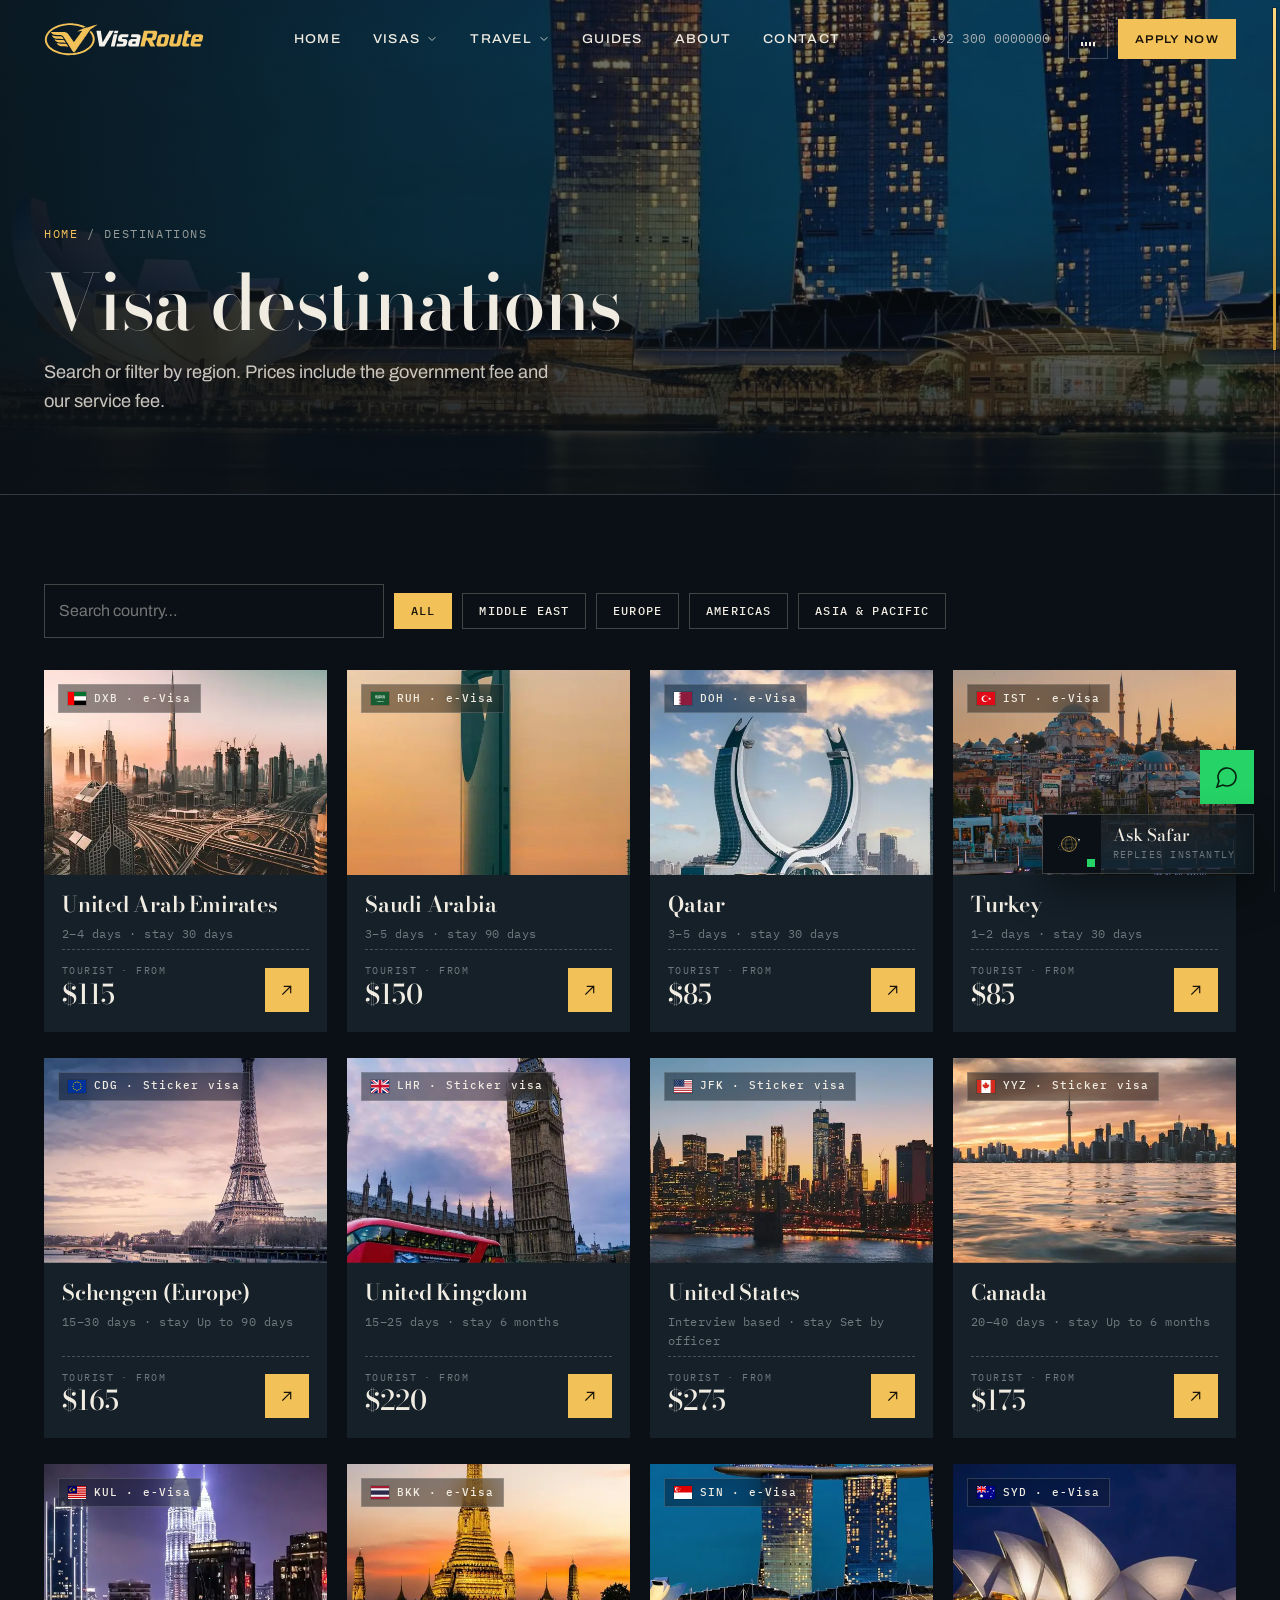
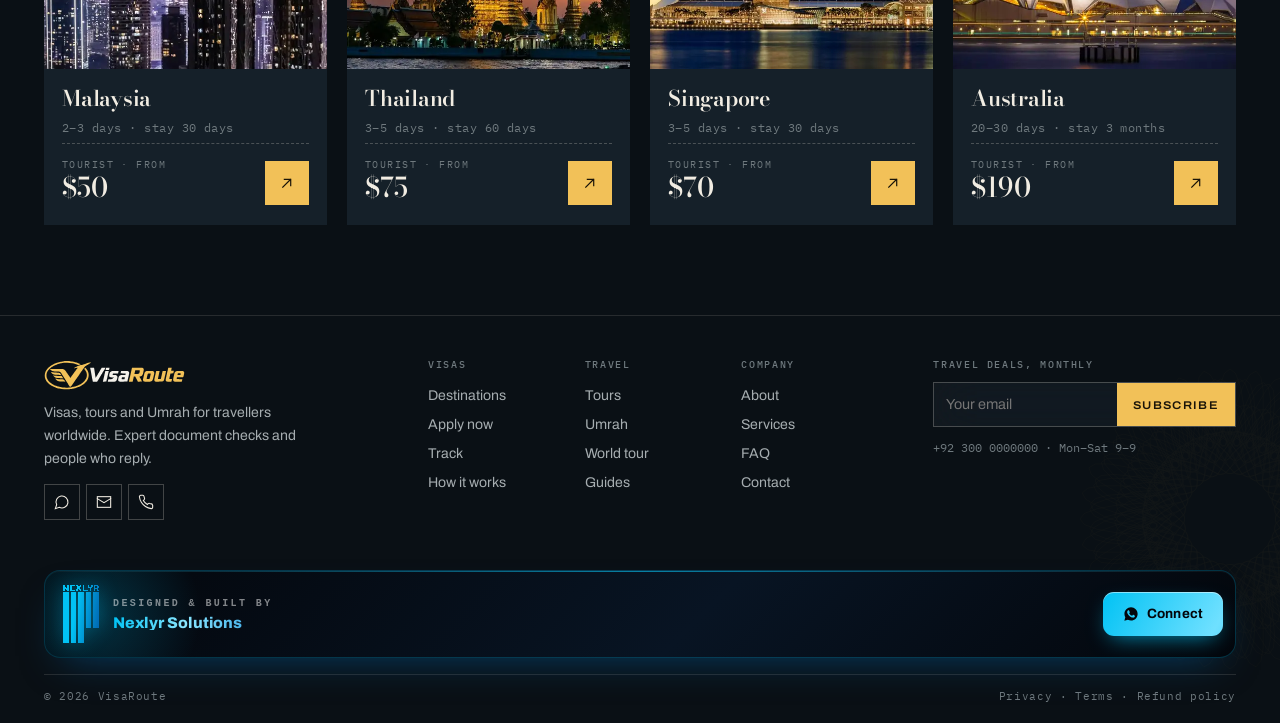
<file: destinations.html>
<!DOCTYPE html>
<html lang="en"><head><meta charset="utf-8"><meta name="viewport" content="width=device-width, initial-scale=1, viewport-fit=cover">
<title>Visa Destinations – VisaRoute</title><meta name="description" content="Browse visas for 100+ countries with processing times, stay limits and the full price shown upfront.">

<meta name="theme-color" content="#0A1015"><link rel="preload" href="fonts/bodoni-moda.woff2" as="font" type="font/woff2" crossorigin><link rel="preload" href="fonts/archivo.woff2" as="font" type="font/woff2" crossorigin>
<!-- share -->
<link rel="canonical" href="https://visaroute.nexlyr.solutions/destinations">
<meta property="og:type" content="website"><meta property="og:site_name" content="VisaRoute"><meta property="og:locale" content="en_US">
<meta property="og:title" content="Visa Destinations – VisaRoute"><meta property="og:description" content="Browse visas for 100+ countries with processing times, stay limits and the full price shown upfront."><meta property="og:url" content="https://visaroute.nexlyr.solutions/destinations">
<meta property="og:image" content="https://visaroute.nexlyr.solutions/images/og/visas.jpg"><meta property="og:image:secure_url" content="https://visaroute.nexlyr.solutions/images/og/visas.jpg"><meta property="og:image:type" content="image/jpeg"><meta property="og:image:width" content="1200"><meta property="og:image:height" content="630"><meta property="og:image:alt" content="Visa Destinations – VisaRoute">
<meta name="twitter:card" content="summary_large_image"><meta name="twitter:title" content="Visa Destinations – VisaRoute"><meta name="twitter:description" content="Browse visas for 100+ countries with processing times, stay limits and the full price shown upfront."><meta name="twitter:image" content="https://visaroute.nexlyr.solutions/images/og/visas.jpg">
<link rel="apple-touch-icon" href="/images/apple-touch-icon.png"><link rel="manifest" href="/site.webmanifest">
<!-- /share -->
<link rel="icon" href="/images/favicon.svg" type="image/svg+xml"><link rel="stylesheet" href="style.css"></head>
<body data-page="dests"><div id="hdr"></div>
<div class="ph"><div class="wrap"><div class="crumb"><a href="/">Home</a> / Destinations</div><h1>Visa destinations</h1><p>Search or filter by region. Prices include the government fee and our service fee.</p></div></div>
<main><section><div class="wrap"><div class="bar"><input id="srch" type="search" placeholder="Search country…" aria-label="Search country"><div class="bar" id="chips" style="margin:0"></div></div><div class="grid" id="grid"></div></div></section></main>
<div id="ftr"></div>
<script src="vendor/lenis.min.js"></script>
<script src="app.js"></script></body></html>
</file>
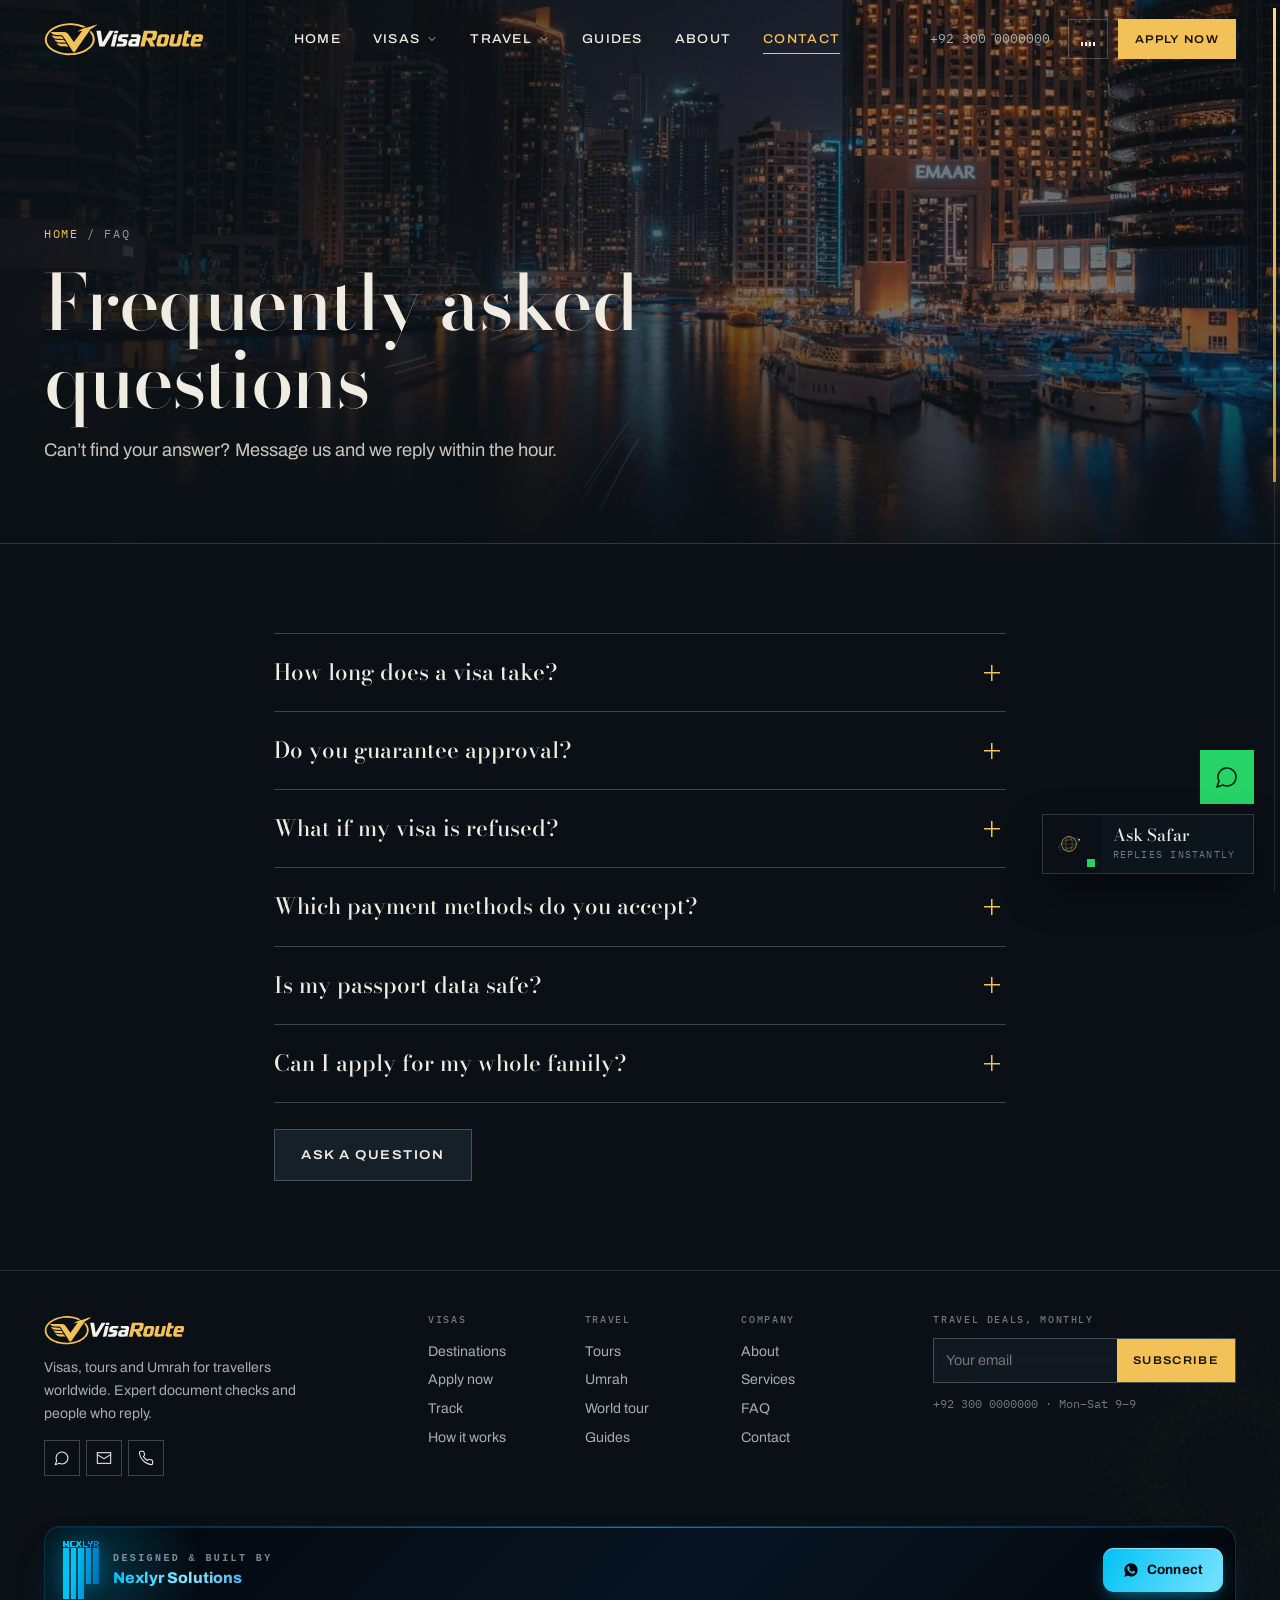
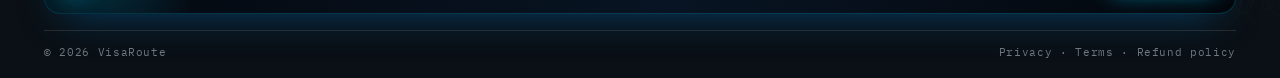
<file: faq.html>
<!DOCTYPE html>
<html lang="en"><head><meta charset="utf-8"><meta name="viewport" content="width=device-width, initial-scale=1, viewport-fit=cover">
<title>Visa FAQ – VisaRoute</title><meta name="description" content="Answers to common questions about visas, documents, refusals, payments and processing times.">

<meta name="theme-color" content="#0A1015"><link rel="preload" href="fonts/bodoni-moda.woff2" as="font" type="font/woff2" crossorigin><link rel="preload" href="fonts/archivo.woff2" as="font" type="font/woff2" crossorigin>
<!-- share -->
<link rel="canonical" href="https://visaroute.nexlyr.solutions/faq">
<meta property="og:type" content="website"><meta property="og:site_name" content="VisaRoute"><meta property="og:locale" content="en_US">
<meta property="og:title" content="Visa FAQ – VisaRoute"><meta property="og:description" content="Answers to common questions about visas, documents, refusals, payments and processing times."><meta property="og:url" content="https://visaroute.nexlyr.solutions/faq">
<meta property="og:image" content="https://visaroute.nexlyr.solutions/images/og/visas.jpg"><meta property="og:image:secure_url" content="https://visaroute.nexlyr.solutions/images/og/visas.jpg"><meta property="og:image:type" content="image/jpeg"><meta property="og:image:width" content="1200"><meta property="og:image:height" content="630"><meta property="og:image:alt" content="Visa FAQ – VisaRoute">
<meta name="twitter:card" content="summary_large_image"><meta name="twitter:title" content="Visa FAQ – VisaRoute"><meta name="twitter:description" content="Answers to common questions about visas, documents, refusals, payments and processing times."><meta name="twitter:image" content="https://visaroute.nexlyr.solutions/images/og/visas.jpg">
<link rel="apple-touch-icon" href="/images/apple-touch-icon.png"><link rel="manifest" href="/site.webmanifest">
<!-- /share -->
<link rel="icon" href="/images/favicon.svg" type="image/svg+xml"><link rel="stylesheet" href="style.css"></head>
<body data-page="faq"><div id="hdr"></div>
<div class="ph"><div class="wrap"><div class="crumb"><a href="/">Home</a> / FAQ</div><h1>Frequently asked questions</h1><p>Can’t find your answer? Message us and we reply within the hour.</p></div></div>
<main><section><div class="wrap" style="max-width:820px">
<details><summary>How long does a visa take?</summary><p>It depends on the country. Each destination page shows typical processing time, from 24 hours for e-visas to several weeks for embassy visas.</p></details>
<details><summary>Do you guarantee approval?</summary><p>No agency can. The embassy makes the final decision, but our document review greatly reduces the chance of refusal.</p></details>
<details><summary>What if my visa is refused?</summary><p>Government fees are not refundable once submitted. Our service fee is partly refunded as stated in the Refund Policy.</p></details>
<details><summary>Which payment methods do you accept?</summary><p>PayPal, credit and debit cards, bank transfer, and mobile wallets such as JazzCash and Easypaisa.</p></details>
<details><summary>Is my passport data safe?</summary><p>Documents are encrypted in storage and deleted after your application is processed.</p></details>
<details><summary>Can I apply for my whole family?</summary><p>Yes. Choose the number of travellers on the application page and upload everyone’s documents.</p></details>
<p style="margin-top:26px"><a class="btn teal" href="/contact">Ask a question</a></p></div></section></main>
<div id="ftr"></div>
<script src="vendor/lenis.min.js"></script>
<script src="app.js"></script></body></html>
</file>
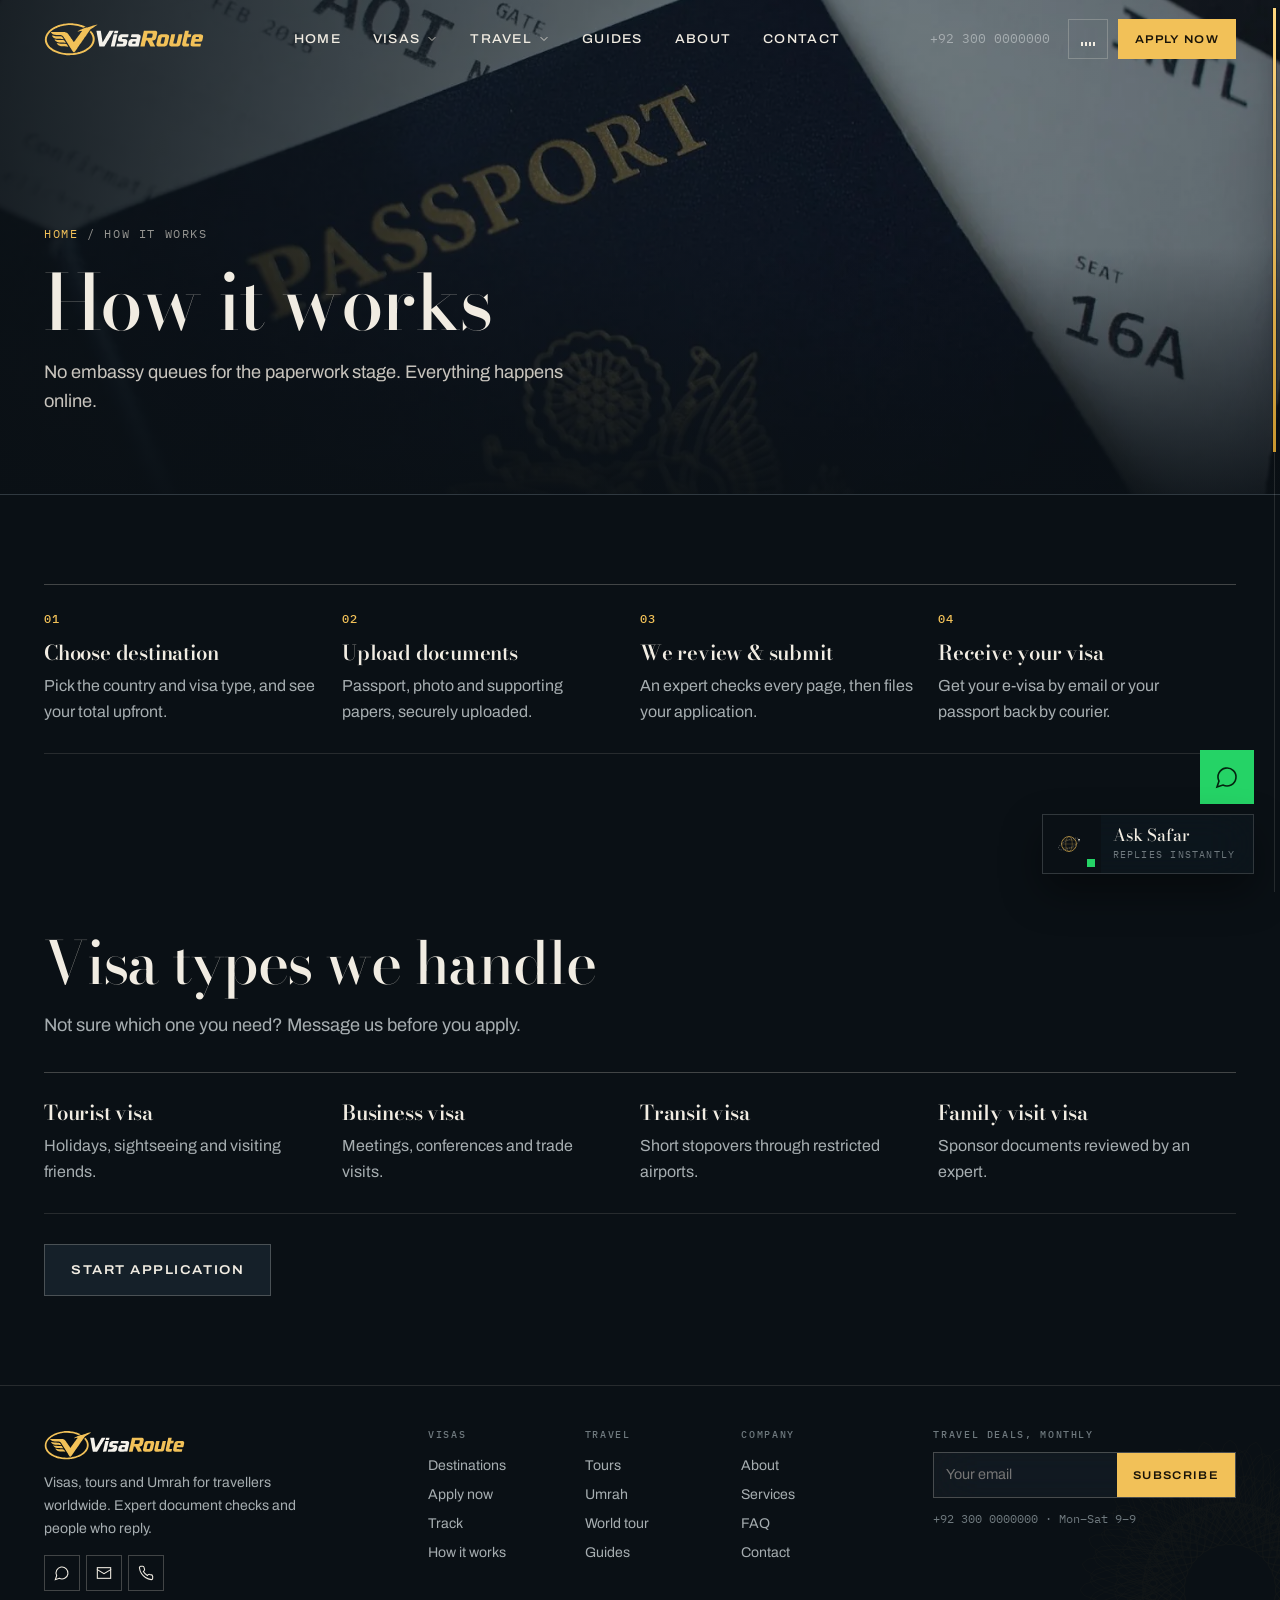
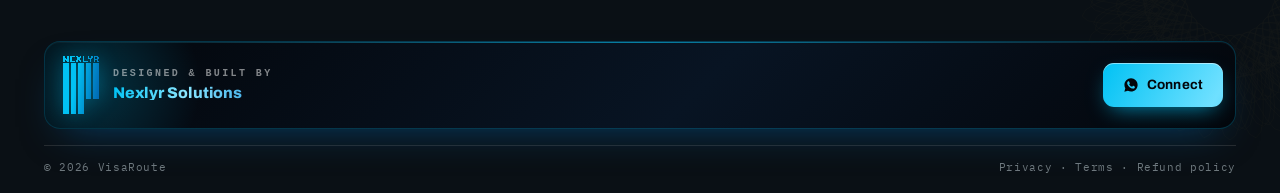
<file: how-it-works.html>
<!DOCTYPE html>
<html lang="en"><head><meta charset="utf-8"><meta name="viewport" content="width=device-width, initial-scale=1, viewport-fit=cover">
<title>How It Works – VisaRoute</title><meta name="description" content="Choose, upload, we review, you travel. Four simple steps to your visa, all online.">

<meta name="theme-color" content="#0A1015"><link rel="preload" href="fonts/bodoni-moda.woff2" as="font" type="font/woff2" crossorigin><link rel="preload" href="fonts/archivo.woff2" as="font" type="font/woff2" crossorigin>
<!-- share -->
<link rel="canonical" href="https://visaroute.nexlyr.solutions/how-it-works">
<meta property="og:type" content="website"><meta property="og:site_name" content="VisaRoute"><meta property="og:locale" content="en_US">
<meta property="og:title" content="How It Works – VisaRoute"><meta property="og:description" content="Choose, upload, we review, you travel. Four simple steps to your visa, all online."><meta property="og:url" content="https://visaroute.nexlyr.solutions/how-it-works">
<meta property="og:image" content="https://visaroute.nexlyr.solutions/images/og/visas.jpg"><meta property="og:image:secure_url" content="https://visaroute.nexlyr.solutions/images/og/visas.jpg"><meta property="og:image:type" content="image/jpeg"><meta property="og:image:width" content="1200"><meta property="og:image:height" content="630"><meta property="og:image:alt" content="How It Works – VisaRoute">
<meta name="twitter:card" content="summary_large_image"><meta name="twitter:title" content="How It Works – VisaRoute"><meta name="twitter:description" content="Choose, upload, we review, you travel. Four simple steps to your visa, all online."><meta name="twitter:image" content="https://visaroute.nexlyr.solutions/images/og/visas.jpg">
<link rel="apple-touch-icon" href="/images/apple-touch-icon.png"><link rel="manifest" href="/site.webmanifest">
<!-- /share -->
<link rel="icon" href="/images/favicon.svg" type="image/svg+xml"><link rel="stylesheet" href="style.css"></head>
<body data-page="how"><div id="hdr"></div>
<div class="ph"><div class="wrap"><div class="crumb"><a href="/">Home</a> / How it works</div><h1>How it works</h1><p>No embassy queues for the paperwork stage. Everything happens online.</p></div></div>
<main><section><div class="wrap"><div class="steps">
<div class="step"><h3>Choose destination</h3><p>Pick the country and visa type, and see your total upfront.</p></div>
<div class="step"><h3>Upload documents</h3><p>Passport, photo and supporting papers, securely uploaded.</p></div>
<div class="step"><h3>We review &amp; submit</h3><p>An expert checks every page, then files your application.</p></div>
<div class="step"><h3>Receive your visa</h3><p>Get your e-visa by email or your passport back by courier.</p></div></div></div></section>
<section class="alt"><div class="wrap"><h2>Visa types we handle</h2><p class="sub">Not sure which one you need? Message us before you apply.</p>
<div class="types"><div class="type"><h3>Tourist visa</h3><p>Holidays, sightseeing and visiting friends.</p></div><div class="type"><h3>Business visa</h3><p>Meetings, conferences and trade visits.</p></div>
<div class="type"><h3>Transit visa</h3><p>Short stopovers through restricted airports.</p></div><div class="type"><h3>Family visit visa</h3><p>Sponsor documents reviewed by an expert.</p></div></div>
<p style="margin-top:30px"><a class="btn teal" href="/apply">Start application</a></p></div></section></main>
<div id="ftr"></div>
<script src="vendor/lenis.min.js"></script>
<script src="app.js"></script></body></html>
</file>
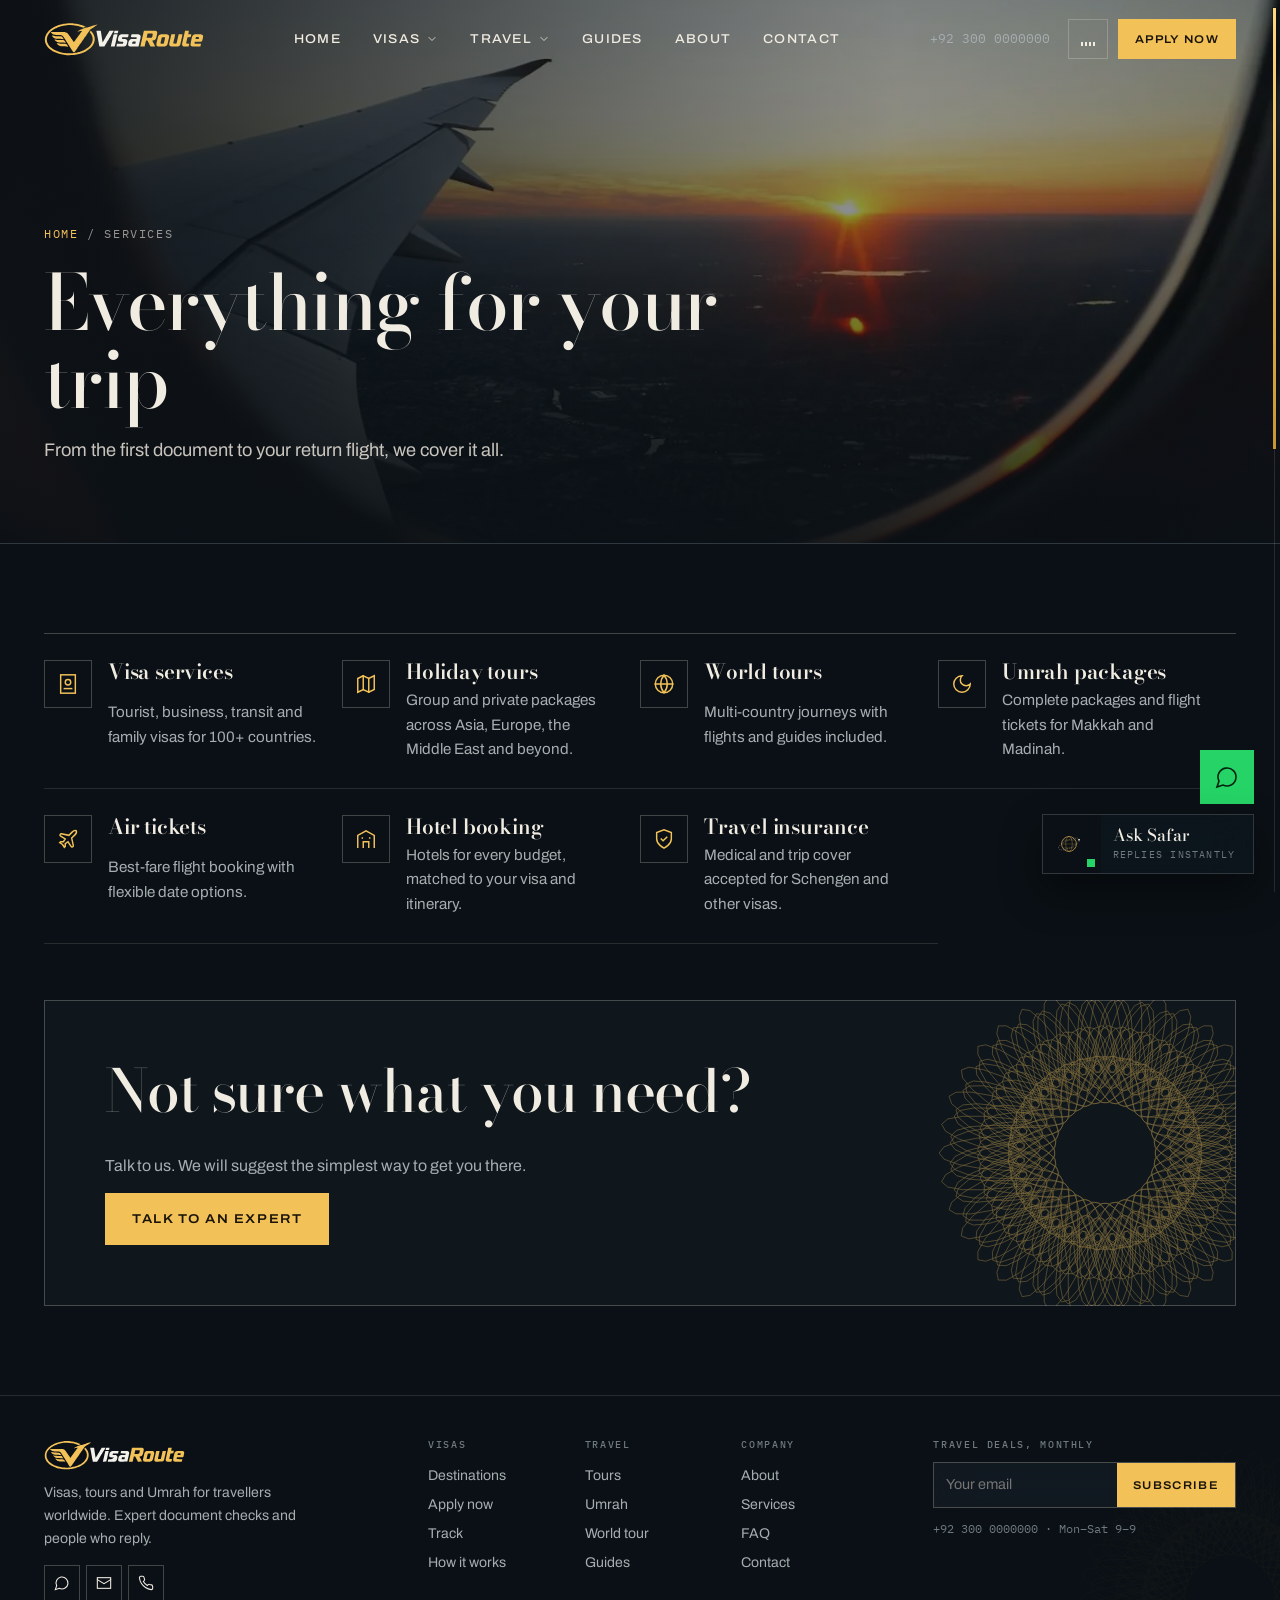
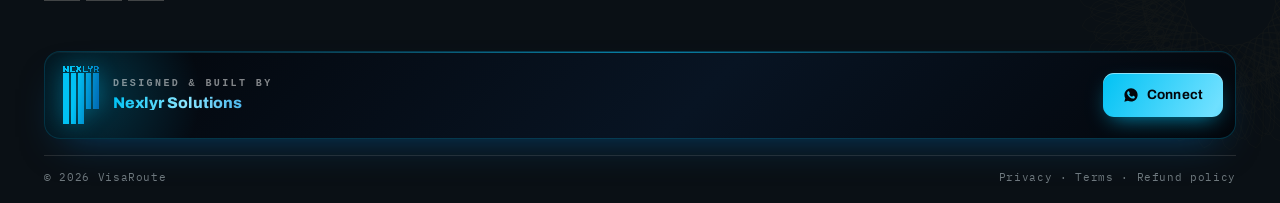
<file: services.html>
<!DOCTYPE html>
<html lang="en"><head><meta charset="utf-8"><meta name="viewport" content="width=device-width, initial-scale=1, viewport-fit=cover">
<title>Services – VisaRoute</title><meta name="description" content="Visas, holiday tours, Umrah, flights, hotels and travel insurance, handled by one team.">

<meta name="theme-color" content="#0A1015"><link rel="preload" href="fonts/bodoni-moda.woff2" as="font" type="font/woff2" crossorigin><link rel="preload" href="fonts/archivo.woff2" as="font" type="font/woff2" crossorigin>
<!-- share -->
<link rel="canonical" href="https://visaroute.nexlyr.solutions/services">
<meta property="og:type" content="website"><meta property="og:site_name" content="VisaRoute"><meta property="og:locale" content="en_US">
<meta property="og:title" content="Services – VisaRoute"><meta property="og:description" content="Visas, holiday tours, Umrah, flights, hotels and travel insurance, handled by one team."><meta property="og:url" content="https://visaroute.nexlyr.solutions/services">
<meta property="og:image" content="https://visaroute.nexlyr.solutions/images/og/services.jpg"><meta property="og:image:secure_url" content="https://visaroute.nexlyr.solutions/images/og/services.jpg"><meta property="og:image:type" content="image/jpeg"><meta property="og:image:width" content="1200"><meta property="og:image:height" content="630"><meta property="og:image:alt" content="Services – VisaRoute">
<meta name="twitter:card" content="summary_large_image"><meta name="twitter:title" content="Services – VisaRoute"><meta name="twitter:description" content="Visas, holiday tours, Umrah, flights, hotels and travel insurance, handled by one team."><meta name="twitter:image" content="https://visaroute.nexlyr.solutions/images/og/services.jpg">
<link rel="apple-touch-icon" href="/images/apple-touch-icon.png"><link rel="manifest" href="/site.webmanifest">
<!-- /share -->
<link rel="icon" href="/images/favicon.svg" type="image/svg+xml"><link rel="stylesheet" href="style.css"></head>
<body data-page="services"><div id="hdr"></div>
<div class="ph"><div class="wrap"><div class="crumb"><a href="/">Home</a> / Services</div><h1>Everything for your trip</h1><p>From the first document to your return flight, we cover it all.</p></div></div>
<main><section><div class="wrap"><div class="feat">
<a href="/destinations"><i>🛂</i><h3>Visa services</h3><p>Tourist, business, transit and family visas for 100+ countries.</p></a>
<a href="/tours"><i>🗺️</i><h3>Holiday tours</h3><p>Group and private packages across Asia, Europe, the Middle East and beyond.</p></a>
<a href="/tour?t=7"><i>🌍</i><h3>World tours</h3><p>Multi-country journeys with flights and guides included.</p></a>
<a href="/umrah"><i>🕋</i><h3>Umrah packages</h3><p>Complete packages and flight tickets for Makkah and Madinah.</p></a>
<a href="/contact"><i>✈️</i><h3>Air tickets</h3><p>Best-fare flight booking with flexible date options.</p></a>
<a href="/contact"><i>🏨</i><h3>Hotel booking</h3><p>Hotels for every budget, matched to your visa and itinerary.</p></a>
<a href="/contact"><i>🛡️</i><h3>Travel insurance</h3><p>Medical and trip cover accepted for Schengen and other visas.</p></a></div>
<div class="cta" style="margin-top:56px"><h2>Not sure what you need?</h2><p>Talk to us. We will suggest the simplest way to get you there.</p><a class="btn" href="/contact">Talk to an expert</a></div></div></section></main>
<div id="ftr"></div>
<script src="vendor/lenis.min.js"></script>
<script src="app.js"></script></body></html>
</file>
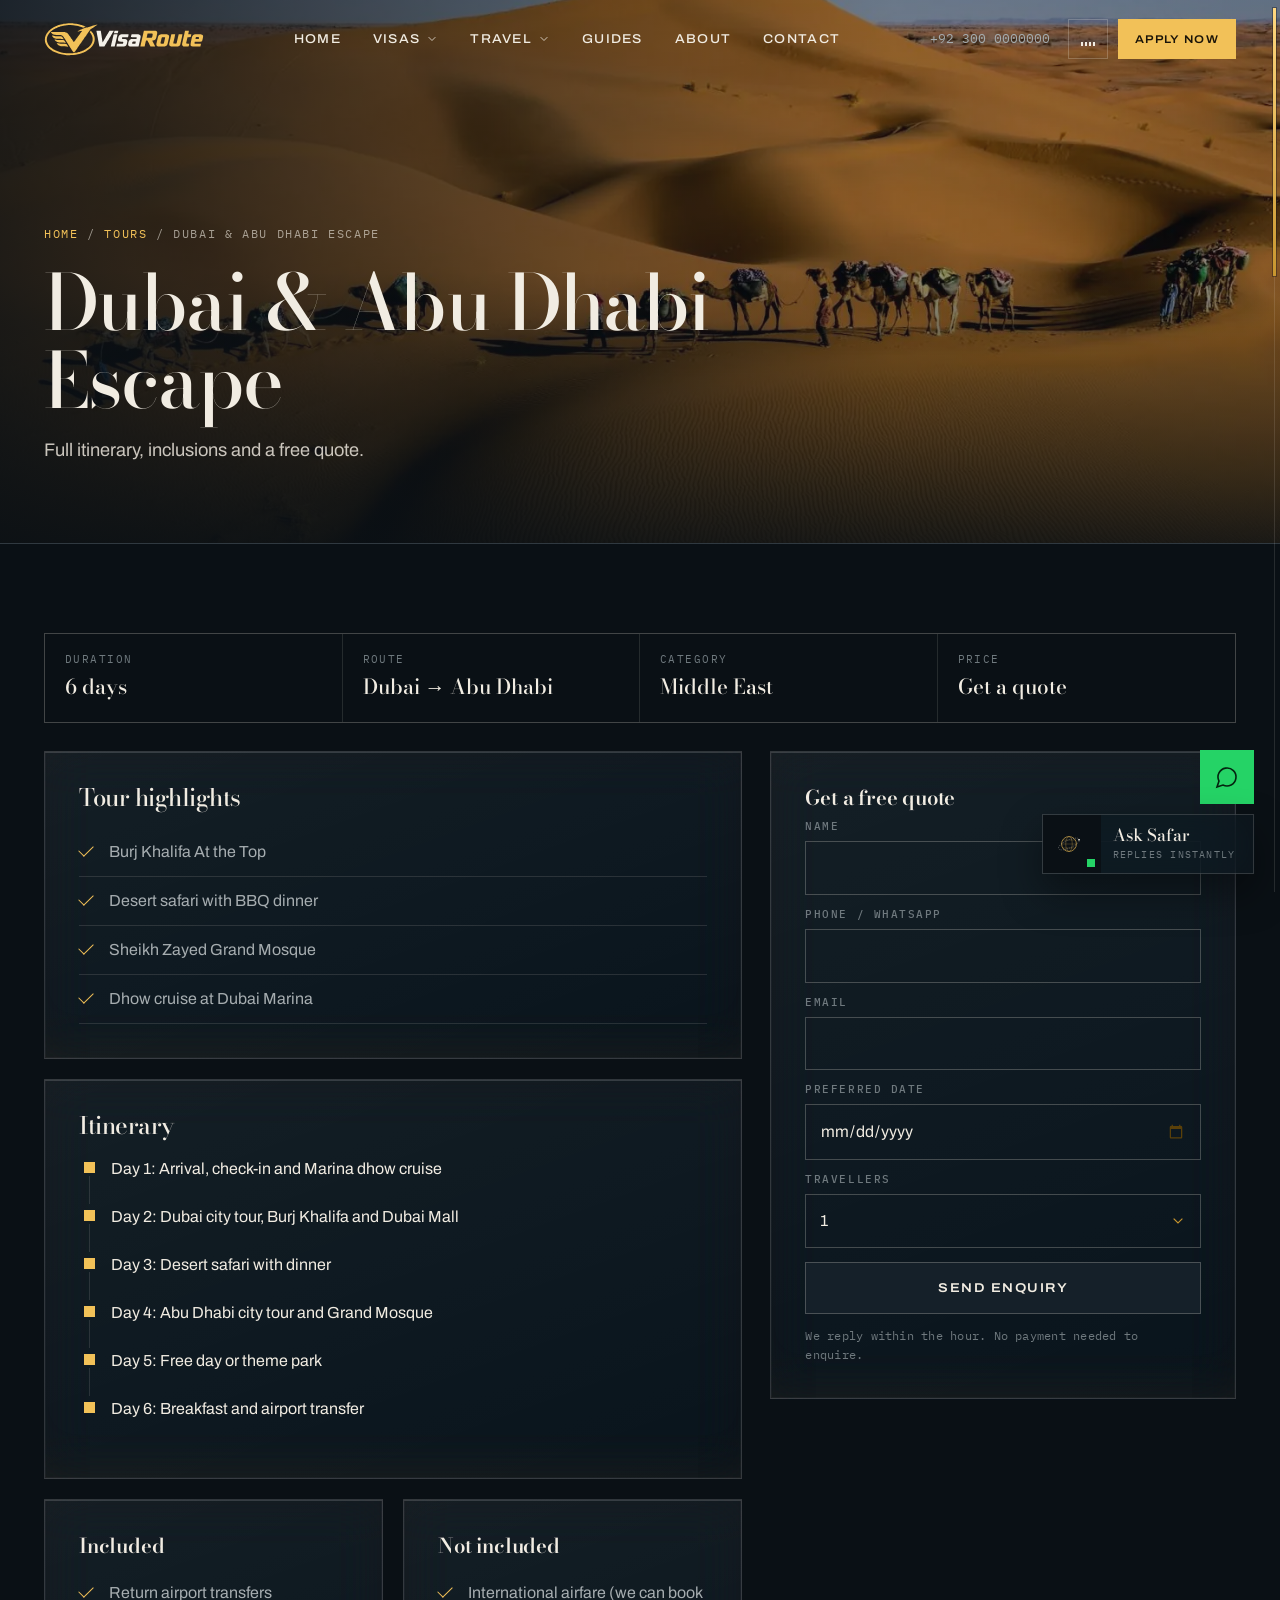
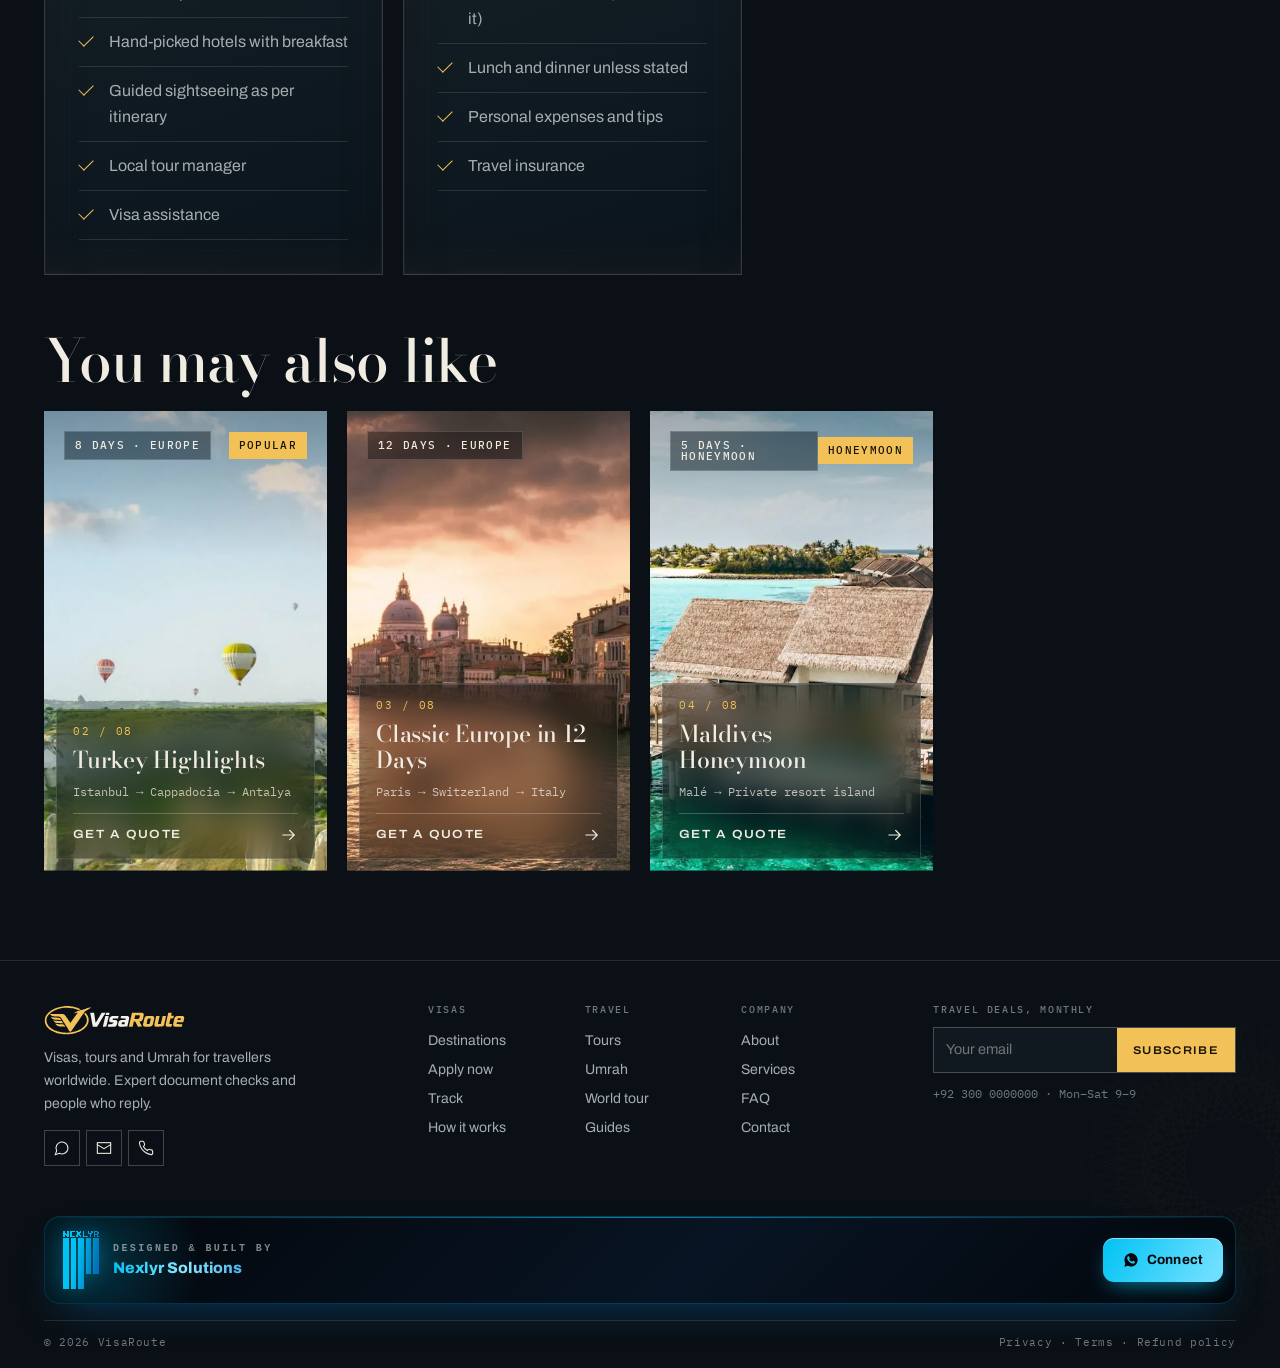
<file: tour.html>
<!DOCTYPE html>
<html lang="en"><head><meta charset="utf-8"><meta name="viewport" content="width=device-width, initial-scale=1, viewport-fit=cover">
<title>Tour Package – VisaRoute</title><meta name="description" content="Tour itinerary, highlights, inclusions and a free quote from the VisaRoute travel team.">

<meta name="theme-color" content="#0A1015"><link rel="preload" href="fonts/bodoni-moda.woff2" as="font" type="font/woff2" crossorigin><link rel="preload" href="fonts/archivo.woff2" as="font" type="font/woff2" crossorigin>
<!-- share -->
<link rel="canonical" href="https://visaroute.nexlyr.solutions/tour">
<meta property="og:type" content="website"><meta property="og:site_name" content="VisaRoute"><meta property="og:locale" content="en_US">
<meta property="og:title" content="Tour Package – VisaRoute"><meta property="og:description" content="Tour itinerary, highlights, inclusions and a free quote from the VisaRoute travel team."><meta property="og:url" content="https://visaroute.nexlyr.solutions/tour">
<meta property="og:image" content="https://visaroute.nexlyr.solutions/images/og/tours.jpg"><meta property="og:image:secure_url" content="https://visaroute.nexlyr.solutions/images/og/tours.jpg"><meta property="og:image:type" content="image/jpeg"><meta property="og:image:width" content="1200"><meta property="og:image:height" content="630"><meta property="og:image:alt" content="Tour Package – VisaRoute">
<meta name="twitter:card" content="summary_large_image"><meta name="twitter:title" content="Tour Package – VisaRoute"><meta name="twitter:description" content="Tour itinerary, highlights, inclusions and a free quote from the VisaRoute travel team."><meta name="twitter:image" content="https://visaroute.nexlyr.solutions/images/og/tours.jpg">
<link rel="apple-touch-icon" href="/images/apple-touch-icon.png"><link rel="manifest" href="/site.webmanifest">
<!-- /share -->
<link rel="icon" href="/images/favicon.svg" type="image/svg+xml"><link rel="stylesheet" href="style.css"></head>
<body data-page="tour"><div id="hdr"></div>
<div class="ph"><div class="wrap"><div class="crumb"><a href="/">Home</a> / <a href="/tours">Tours</a> / <span id="tr-crumb"></span></div><h1 id="tr-title"></h1><p>Full itinerary, inclusions and a free quote.</p></div></div>
<main><section><div class="wrap"><div id="tr-facts" class="facts"></div><div class="two"><div>
<div class="box"><h2 style="font-size:1.5rem">Tour highlights</h2><ul class="list" id="tr-hi"></ul></div>
<div class="box" style="margin-top:20px"><h2 style="font-size:1.5rem">Itinerary</h2><ul class="tl" id="tr-it"></ul></div>
<div class="cols" style="margin-top:20px"><div class="box"><h3>Included</h3><ul class="list" id="tr-inc"></ul></div><div class="box"><h3>Not included</h3><ul class="list" id="tr-exc"></ul></div></div></div>
<aside class="box sum"><h3 style="margin-bottom:12px">Get a free quote</h3><form id="tr-form" class="form" style="grid-template-columns:1fr">
<div><label for="q-n">Name</label><input id="q-n" required></div><div><label for="q-p">Phone / WhatsApp</label><input id="q-p" type="tel" required></div><div><label for="q-e">Email</label><input id="q-e" type="email" required></div>
<div><label for="q-d">Preferred date</label><input id="q-d" type="date"></div><div><label for="q-t">Travellers</label><select id="q-t"><option>1</option><option>2</option><option>3–5</option><option>6+</option></select></div>
<button class="btn teal" type="submit">Send enquiry</button></form><p class="note">We reply within the hour. No payment needed to enquire.</p></aside></div>
<h2 style="margin-top:56px">You may also like</h2><div class="grid" id="tr-more" style="margin-top:20px"></div></div></section></main>
<div id="ftr"></div>
<script src="vendor/lenis.min.js"></script>
<script src="app.js"></script></body></html>
</file>
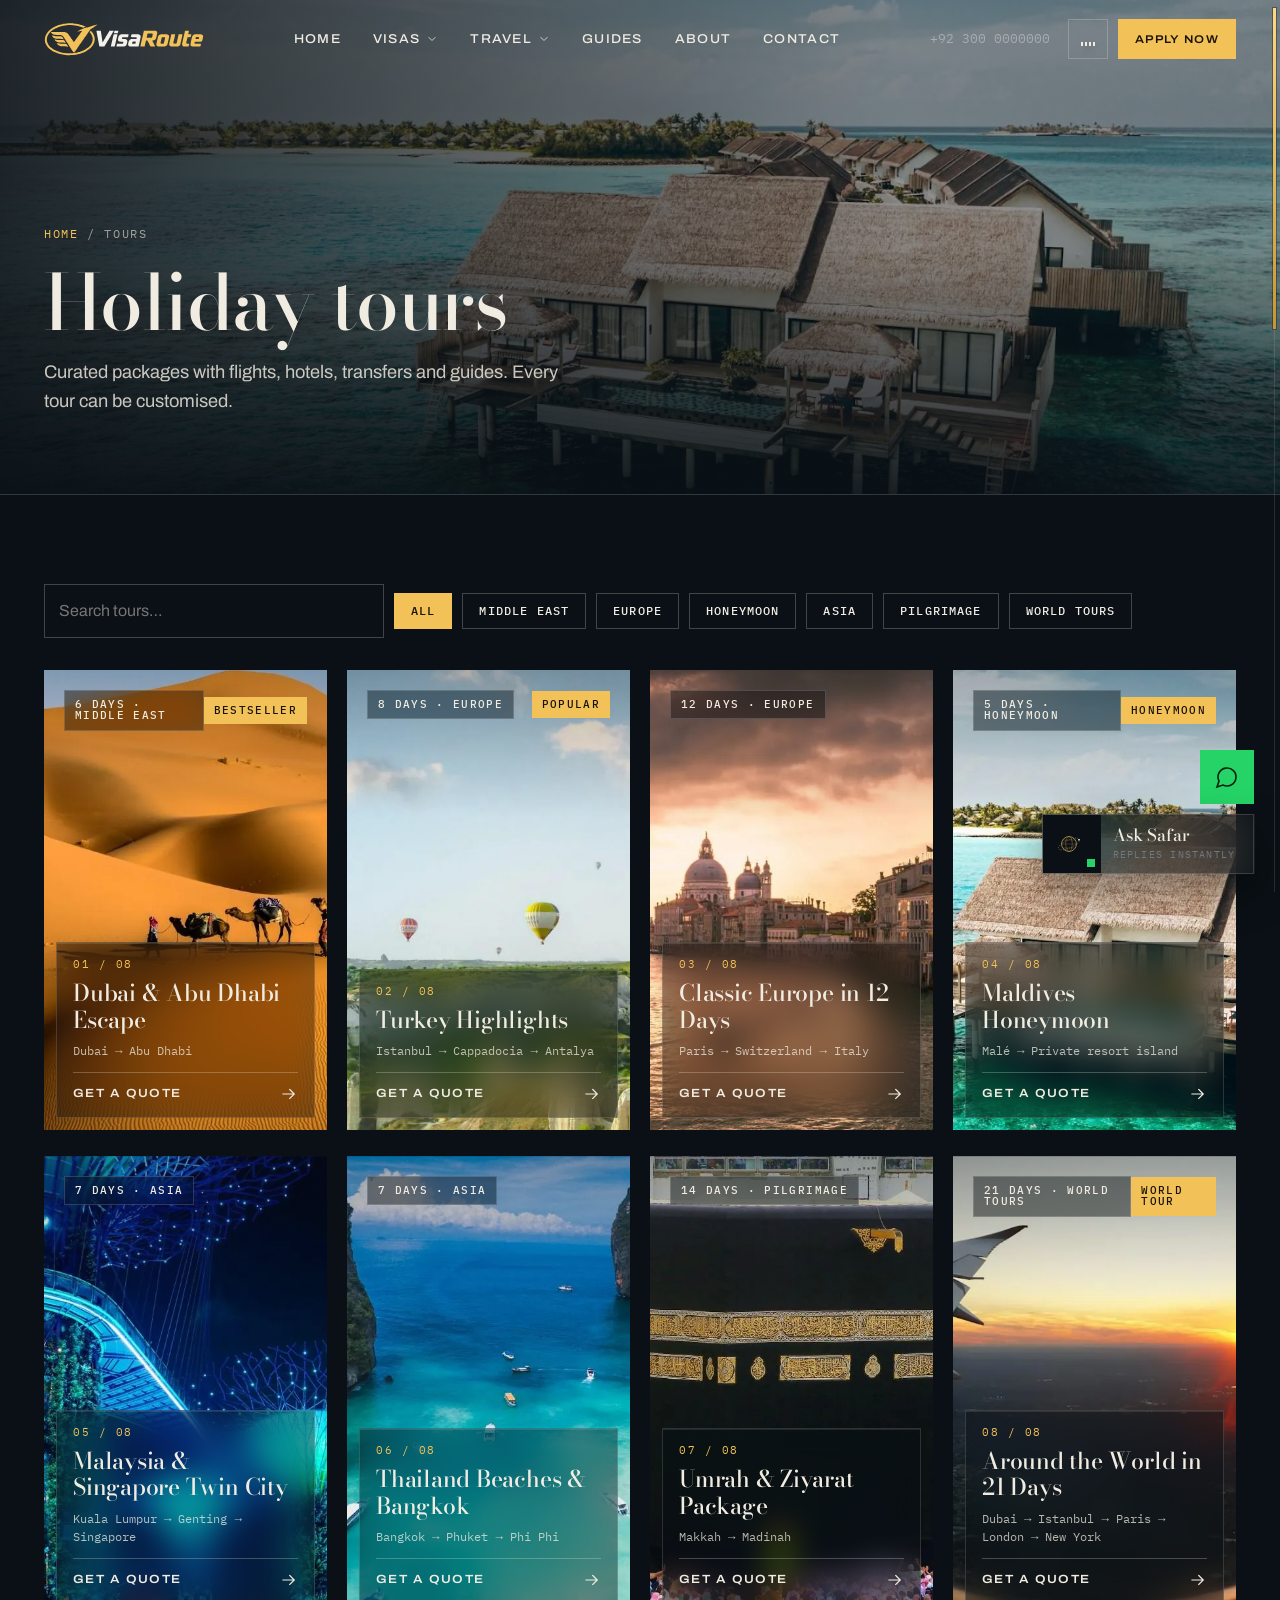
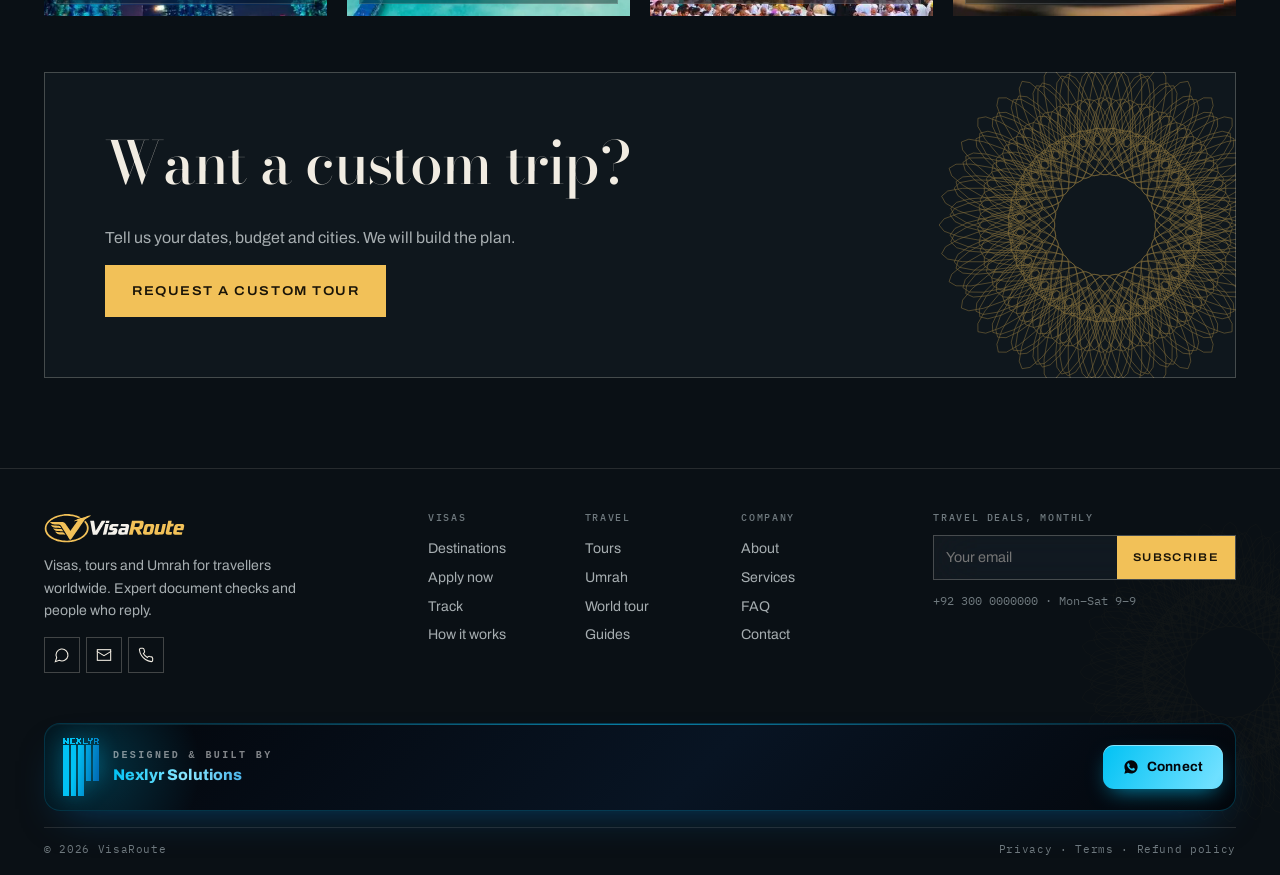
<file: tours.html>
<!DOCTYPE html>
<html lang="en"><head><meta charset="utf-8"><meta name="viewport" content="width=device-width, initial-scale=1, viewport-fit=cover">
<title>Holiday Tours – VisaRoute</title><meta name="description" content="Curated holiday packages to Dubai, Turkey, Europe, the Maldives, Asia and a 21-day world tour.">

<meta name="theme-color" content="#0A1015"><link rel="preload" href="fonts/bodoni-moda.woff2" as="font" type="font/woff2" crossorigin><link rel="preload" href="fonts/archivo.woff2" as="font" type="font/woff2" crossorigin>
<!-- share -->
<link rel="canonical" href="https://visaroute.nexlyr.solutions/tours">
<meta property="og:type" content="website"><meta property="og:site_name" content="VisaRoute"><meta property="og:locale" content="en_US">
<meta property="og:title" content="Holiday Tours – VisaRoute"><meta property="og:description" content="Curated holiday packages to Dubai, Turkey, Europe, the Maldives, Asia and a 21-day world tour."><meta property="og:url" content="https://visaroute.nexlyr.solutions/tours">
<meta property="og:image" content="https://visaroute.nexlyr.solutions/images/og/tours.jpg"><meta property="og:image:secure_url" content="https://visaroute.nexlyr.solutions/images/og/tours.jpg"><meta property="og:image:type" content="image/jpeg"><meta property="og:image:width" content="1200"><meta property="og:image:height" content="630"><meta property="og:image:alt" content="Holiday Tours – VisaRoute">
<meta name="twitter:card" content="summary_large_image"><meta name="twitter:title" content="Holiday Tours – VisaRoute"><meta name="twitter:description" content="Curated holiday packages to Dubai, Turkey, Europe, the Maldives, Asia and a 21-day world tour."><meta name="twitter:image" content="https://visaroute.nexlyr.solutions/images/og/tours.jpg">
<link rel="apple-touch-icon" href="/images/apple-touch-icon.png"><link rel="manifest" href="/site.webmanifest">
<!-- /share -->
<link rel="icon" href="/images/favicon.svg" type="image/svg+xml"><link rel="stylesheet" href="style.css"></head>
<body data-page="tours"><div id="hdr"></div>
<div class="ph"><div class="wrap"><div class="crumb"><a href="/">Home</a> / Tours</div><h1>Holiday tours</h1><p>Curated packages with flights, hotels, transfers and guides. Every tour can be customised.</p></div></div>
<main><section><div class="wrap"><div class="bar"><input id="srch" type="search" placeholder="Search tours…" aria-label="Search tours"><div class="bar" id="chips" style="margin:0"></div></div><div class="grid" id="grid"></div>
<div class="cta" style="margin-top:56px"><h2>Want a custom trip?</h2><p>Tell us your dates, budget and cities. We will build the plan.</p><a class="btn" href="/contact">Request a custom tour</a></div></div></section></main>
<div id="ftr"></div>
<script src="vendor/lenis.min.js"></script>
<script src="app.js"></script></body></html>
</file>
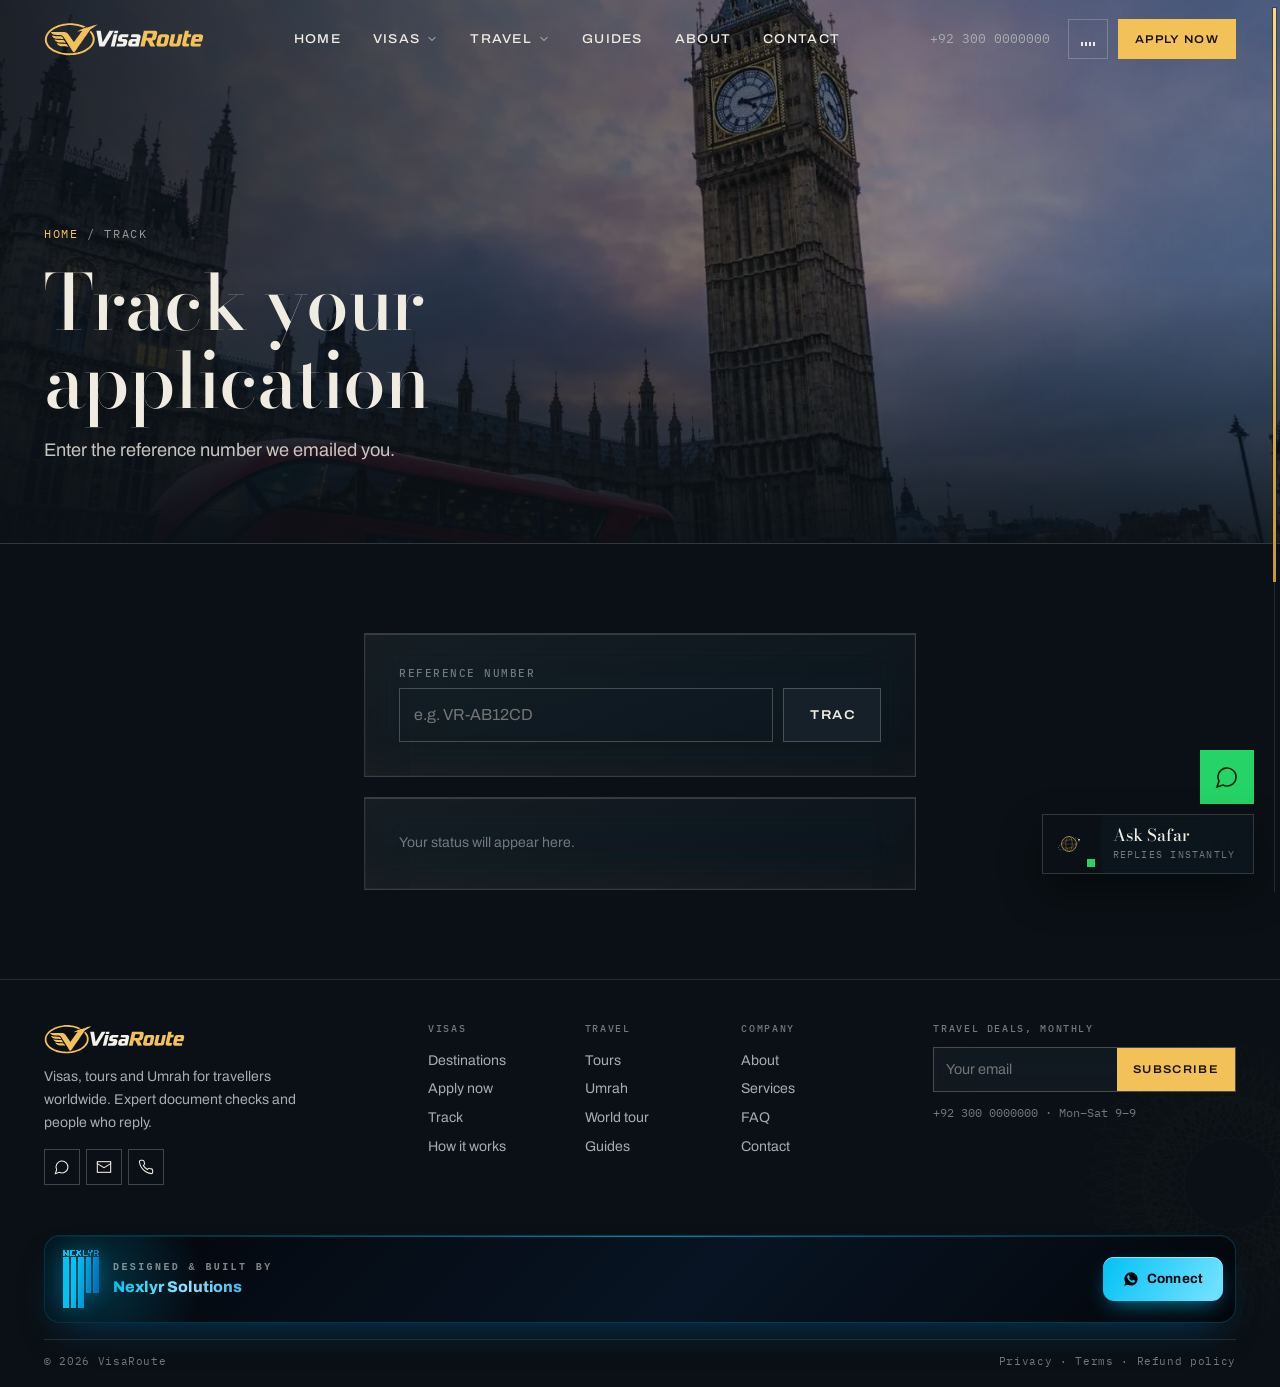
<file: track.html>
<!DOCTYPE html>
<html lang="en"><head><meta charset="utf-8"><meta name="viewport" content="width=device-width, initial-scale=1, viewport-fit=cover">
<title>Track Application – VisaRoute</title><meta name="description" content="Check the status of your VisaRoute visa application with your reference number.">

<meta name="theme-color" content="#0A1015"><link rel="preload" href="fonts/bodoni-moda.woff2" as="font" type="font/woff2" crossorigin><link rel="preload" href="fonts/archivo.woff2" as="font" type="font/woff2" crossorigin>
<!-- share -->
<link rel="canonical" href="https://visaroute.nexlyr.solutions/track">
<meta property="og:type" content="website"><meta property="og:site_name" content="VisaRoute"><meta property="og:locale" content="en_US">
<meta property="og:title" content="Track Application – VisaRoute"><meta property="og:description" content="Check the status of your VisaRoute visa application with your reference number."><meta property="og:url" content="https://visaroute.nexlyr.solutions/track">
<meta property="og:image" content="https://visaroute.nexlyr.solutions/images/og/visas.jpg"><meta property="og:image:secure_url" content="https://visaroute.nexlyr.solutions/images/og/visas.jpg"><meta property="og:image:type" content="image/jpeg"><meta property="og:image:width" content="1200"><meta property="og:image:height" content="630"><meta property="og:image:alt" content="Track Application – VisaRoute">
<meta name="twitter:card" content="summary_large_image"><meta name="twitter:title" content="Track Application – VisaRoute"><meta name="twitter:description" content="Check the status of your VisaRoute visa application with your reference number."><meta name="twitter:image" content="https://visaroute.nexlyr.solutions/images/og/visas.jpg">
<link rel="apple-touch-icon" href="/images/apple-touch-icon.png"><link rel="manifest" href="/site.webmanifest">
<!-- /share -->
<link rel="icon" href="/images/favicon.svg" type="image/svg+xml"><link rel="stylesheet" href="style.css"></head>
<body data-page="track"><div id="hdr"></div>
<div class="ph"><div class="wrap"><div class="crumb"><a href="/">Home</a> / Track</div><h1>Track your application</h1><p>Enter the reference number we emailed you.</p></div></div>
<main><section><div class="wrap" style="max-width:640px"><form class="box" id="t-form"><label for="t-ref">Reference number</label>
<div style="display:flex;gap:10px"><input id="t-ref" placeholder="e.g. VR-AB12CD" required><button class="btn teal" type="submit">Track</button></div></form>
<div class="box" id="t-out" style="margin-top:20px"><p class="meta">Your status will appear here.</p></div></div></section></main>
<div id="ftr"></div>
<script src="vendor/lenis.min.js"></script>
<script src="app.js"></script></body></html>
</file>
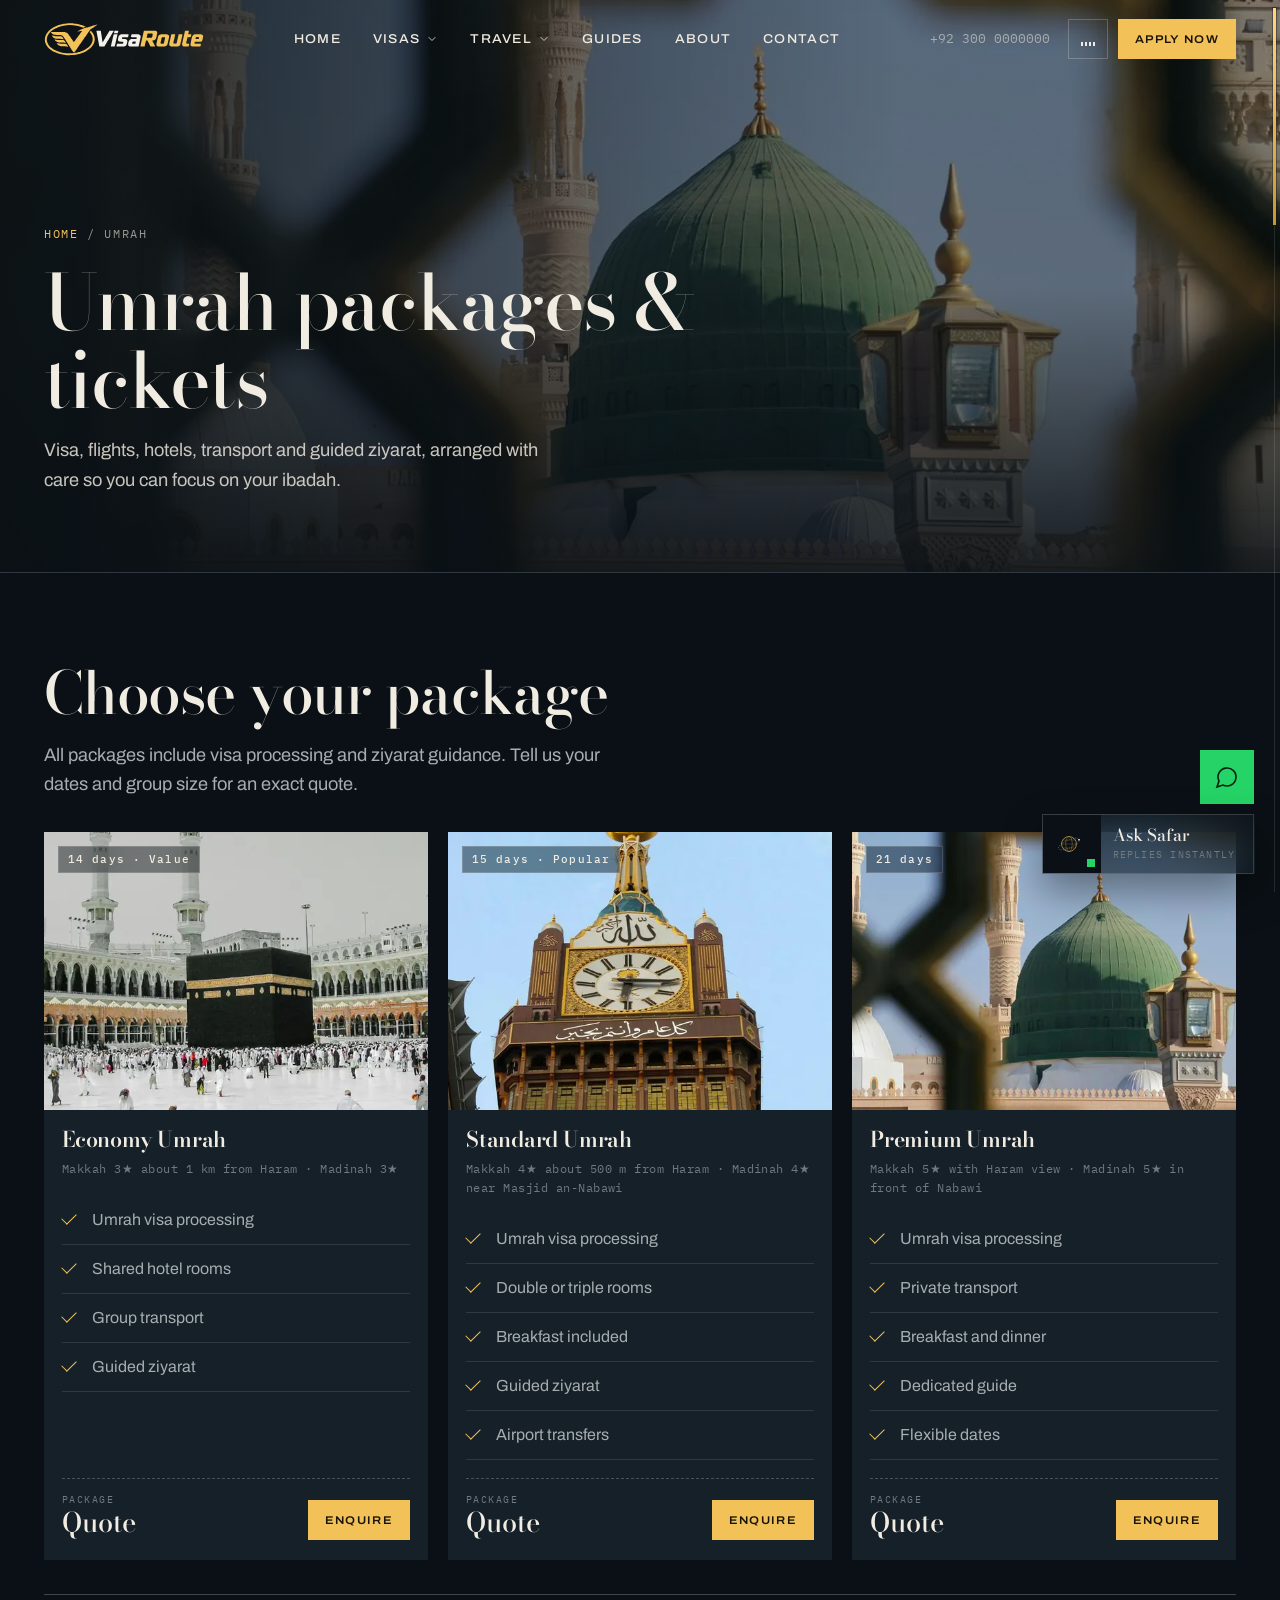
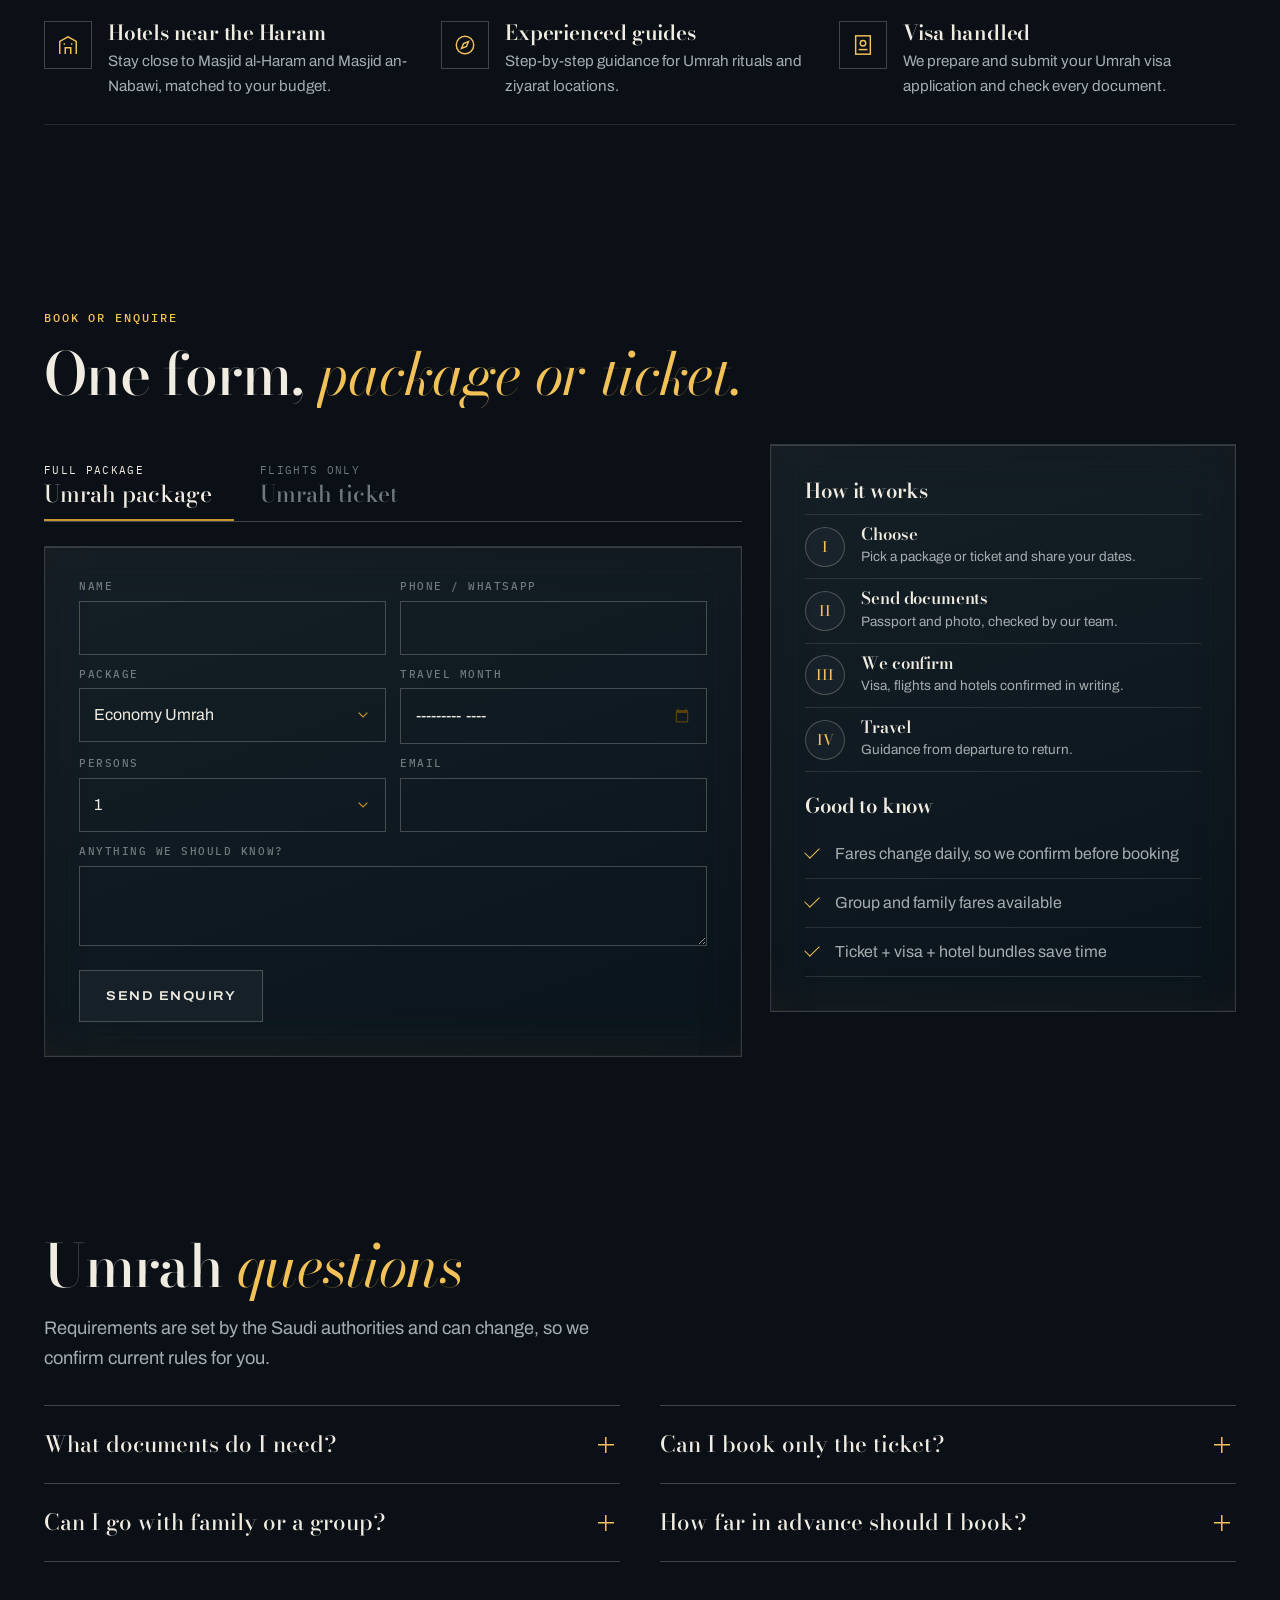
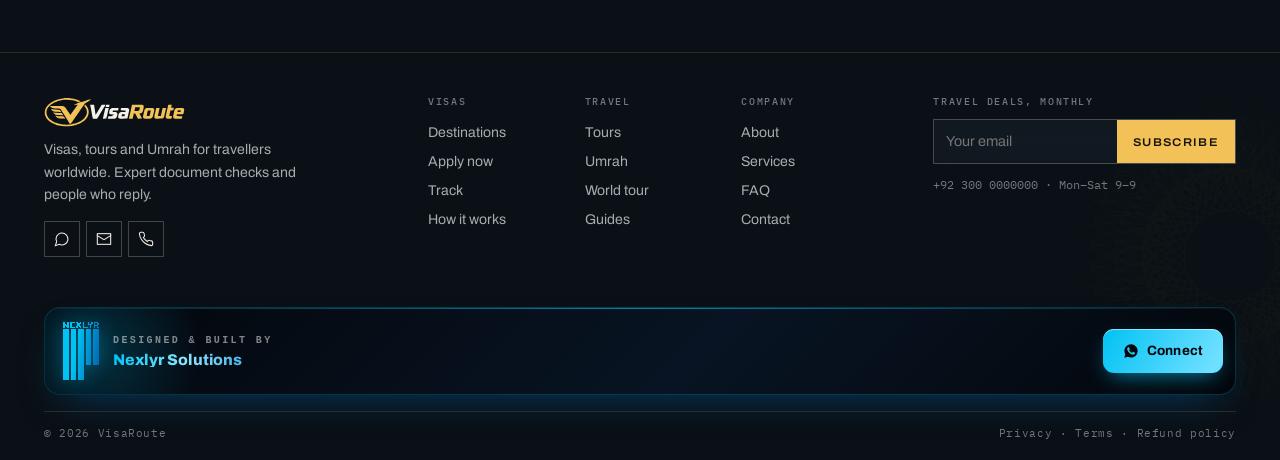
<file: umrah.html>
<!DOCTYPE html>
<html lang="en"><head><meta charset="utf-8"><meta name="viewport" content="width=device-width, initial-scale=1, viewport-fit=cover">
<title>Umrah Packages &amp; Tickets – VisaRoute</title><meta name="description" content="Umrah packages with visa, flights, hotels near the Haram and guided ziyarat, plus Umrah flight tickets.">

<meta name="theme-color" content="#0A1015"><link rel="preload" href="fonts/bodoni-moda.woff2" as="font" type="font/woff2" crossorigin><link rel="preload" href="fonts/archivo.woff2" as="font" type="font/woff2" crossorigin>
<!-- share -->
<link rel="canonical" href="https://visaroute.nexlyr.solutions/umrah">
<meta property="og:type" content="website"><meta property="og:site_name" content="VisaRoute"><meta property="og:locale" content="en_US">
<meta property="og:title" content="Umrah Packages &amp; Tickets – VisaRoute"><meta property="og:description" content="Umrah packages with visa, flights, hotels near the Haram and guided ziyarat, plus Umrah flight tickets."><meta property="og:url" content="https://visaroute.nexlyr.solutions/umrah">
<meta property="og:image" content="https://visaroute.nexlyr.solutions/images/og/umrah.jpg"><meta property="og:image:secure_url" content="https://visaroute.nexlyr.solutions/images/og/umrah.jpg"><meta property="og:image:type" content="image/jpeg"><meta property="og:image:width" content="1200"><meta property="og:image:height" content="630"><meta property="og:image:alt" content="Umrah Packages &amp; Tickets – VisaRoute">
<meta name="twitter:card" content="summary_large_image"><meta name="twitter:title" content="Umrah Packages &amp; Tickets – VisaRoute"><meta name="twitter:description" content="Umrah packages with visa, flights, hotels near the Haram and guided ziyarat, plus Umrah flight tickets."><meta name="twitter:image" content="https://visaroute.nexlyr.solutions/images/og/umrah.jpg">
<link rel="apple-touch-icon" href="/images/apple-touch-icon.png"><link rel="manifest" href="/site.webmanifest">
<!-- /share -->
<link rel="icon" href="/images/favicon.svg" type="image/svg+xml"><link rel="stylesheet" href="style.css"></head>
<body data-page="umrah"><div id="hdr"></div>
<div class="ph"><div class="wrap"><div class="crumb"><a href="/">Home</a> / Umrah</div><h1>Umrah packages &amp; tickets</h1><p>Visa, flights, hotels, transport and guided ziyarat, arranged with care so you can focus on your ibadah.</p></div></div>
<main>
<section><div class="wrap"><h2>Choose your package</h2><p class="sub">All packages include visa processing and ziyarat guidance. Tell us your dates and group size for an exact quote.</p><div class="grid" id="um-pk"></div>
<div class="feat" style="margin-top:34px"><div><i>🏨</i><h3>Hotels near the Haram</h3><p>Stay close to Masjid al-Haram and Masjid an-Nabawi, matched to your budget.</p></div><div><i>🧭</i><h3>Experienced guides</h3><p>Step-by-step guidance for Umrah rituals and ziyarat locations.</p></div><div><i>🛂</i><h3>Visa handled</h3><p>We prepare and submit your Umrah visa application and check every document.</p></div></div></div></section>
<section class="alt" id="tickets"><div class="wrap"><div class="sec-head" style="margin-bottom:28px"><div><span class="kicker">Book or enquire</span><h2 class="split">One form, <em>package or ticket.</em></h2></div></div>
<div class="two">
<div><div class="tabs ftabs" role="tablist" aria-label="Enquiry type"><button type="button" role="tab" id="ut-0" aria-controls="u-form" aria-selected="true"><small>Full package</small><b>Umrah package</b></button><button type="button" role="tab" id="ut-1" aria-controls="t-form" aria-selected="false" tabindex="-1"><small>Flights only</small><b>Umrah ticket</b></button><span class="ind"></span></div>
<div style="margin-top:24px"><form class="box glass" id="u-form" role="tabpanel" aria-labelledby="ut-0"><div class="form"><div><label for="u-n">Name</label><input id="u-n" required></div><div><label for="u-p">Phone / WhatsApp</label><input id="u-p" type="tel" required></div>
<div><label for="u-pk">Package</label><select id="u-pk"></select></div><div><label for="u-m">Travel month</label><input id="u-m" type="month"></div>
<div><label for="u-c">Persons</label><select id="u-c"><option>1</option><option>2</option><option>3–5</option><option>6–10</option><option>Group (10+)</option></select></div><div><label for="u-e">Email</label><input id="u-e" type="email"></div>
<div class="full"><label for="u-t">Anything we should know?</label><textarea id="u-t" rows="2"></textarea></div></div><button class="btn teal" type="submit" style="margin-top:16px">Send enquiry</button></form>
<form class="box glass" id="t-form" role="tabpanel" aria-labelledby="ut-1" hidden><div class="form">
<div><label for="f-from">Flying from</label><select id="f-from"><option>Karachi</option><option>Lahore</option><option>Islamabad</option><option>Peshawar</option><option>Quetta</option><option>Multan</option><option>Sialkot</option><option>Faisalabad</option><option>Other city</option></select></div>
<div><label for="f-to">Flying to</label><select id="f-to"><option>Jeddah (JED)</option><option>Madinah (MED)</option></select></div>
<div><label for="f-dep">Departure date</label><input id="f-dep" type="date" required></div>
<div><label for="f-ret">Return date</label><input id="f-ret" type="date" required></div>
<div><label for="f-pax">Passengers</label><select id="f-pax"><option>1</option><option>2</option><option>3</option><option>4</option><option>5</option><option>6+</option></select></div>
<div><label for="f-cls">Class</label><select id="f-cls"><option>Economy</option><option>Premium economy</option><option>Business</option></select></div>
<div><label for="f-n">Your name</label><input id="f-n" required></div><div><label for="f-p">Phone / WhatsApp</label><input id="f-p" type="tel" required></div></div>
<button class="btn teal" type="submit" style="margin-top:16px;width:100%">Get ticket fares</button></form></div></div>
<aside class="box glass sum"><h3>How it works</h3><ol class="steps-v sm"><li><span>I</span><div><h3>Choose</h3><p>Pick a package or ticket and share your dates.</p></div></li><li><span>II</span><div><h3>Send documents</h3><p>Passport and photo, checked by our team.</p></div></li><li><span>III</span><div><h3>We confirm</h3><p>Visa, flights and hotels confirmed in writing.</p></div></li><li><span>IV</span><div><h3>Travel</h3><p>Guidance from departure to return.</p></div></li></ol>
<h3 style="margin-top:22px">Good to know</h3><ul class="list"><li>Fares change daily, so we confirm before booking</li><li>Group and family fares available</li><li>Ticket + visa + hotel bundles save time</li></ul></aside>
</div></div></section>
<section><div class="wrap"><h2 class="split">Umrah <em>questions</em></h2><p class="sub">Requirements are set by the Saudi authorities and can change, so we confirm current rules for you.</p><div class="faq2">
<details><summary>What documents do I need?</summary><p>Usually a passport valid for six months or more, photos, and any health or vaccination documents required at the time. Women travelling may have extra requirements. We confirm the latest rules before you pay.</p></details>
<details><summary>Can I book only the ticket?</summary><p>Yes. Choose “Umrah ticket” in the form above and we will send fares for Jeddah or Madinah.</p></details>
<details><summary>Can I go with family or a group?</summary><p>Yes. We arrange family rooms and group departures with a dedicated guide.</p></details>
<details><summary>How far in advance should I book?</summary><p>We suggest at least four to six weeks, and earlier for Ramadan and school holidays.</p></details></div></div></section>
</main>
<div id="ftr"></div>
<script src="vendor/lenis.min.js"></script>
<script src="app.js"></script></body></html>
</file>
<file: style.css>
/* VisaRoute — design system
 * ink / paper / logo gold · Bodoni Moda (display) + Archivo (text) + IBM Plex Mono (data)
 * square-cut controls · full-width header · horizontal rails · cut-out landmarks
 */
@font-face{font-family:"Bodoni Moda";src:url(fonts/bodoni-moda.woff2) format("woff2");font-weight:400 900;font-style:normal;font-display:swap}
@font-face{font-family:"Bodoni Moda";src:url(fonts/bodoni-moda-italic.woff2) format("woff2");font-weight:400 900;font-style:italic;font-display:swap}
@font-face{font-family:"Archivo";src:url(fonts/archivo.woff2) format("woff2");font-weight:100 900;font-stretch:62% 125%;font-style:normal;font-display:swap}
@font-face{font-family:"Plex Mono";src:url(fonts/plex-mono.woff2) format("woff2");font-weight:400;font-display:swap}
@font-face{font-family:"Plex Mono";src:url(fonts/plex-mono-500.woff2) format("woff2");font-weight:500;font-display:swap}

:root{
 color-scheme:dark;
 --ink:#0A1015;--ink-2:#0F171D;--ink-3:#152029;--ink-4:#1C2933;
 --paper:#F1ECE2;--paper-2:#E7E0D2;--paper-ink:#141A1F;
 --text:#F1ECE2;--muted:#A6ADB0;--dim:#6F797E;
 --gold:#F2C158;--gold-2:#FFD77F;--gold-3:#C8962F;--gold-ink:#1A1408;
 --wa:#25D366;--red:#E0634F;
 --line:rgba(241,236,226,.12);--line-2:rgba(241,236,226,.24);
 --line-p:rgba(20,26,31,.14);--line-p2:rgba(20,26,31,.3);
 --f-display:"Bodoni Moda","Didot","Bodoni 72",Georgia,serif;
 --f-text:"Archivo",system-ui,"Segoe UI",Arial,sans-serif;
 --f-mono:"Plex Mono",ui-monospace,"SFMono-Regular",Consolas,monospace;
 --t-xs:.74rem;--t-sm:.88rem;--t-md:1rem;--t-lg:1.14rem;
 --t-h3:clamp(1.25rem,1.6vw,1.5rem);--t-h2:clamp(2.1rem,4.6vw,3.9rem);--t-h1:clamp(2.7rem,7.4vw,6.6rem);
 --wrap:1320px;--gut:clamp(18px,4vw,44px);--hdr:78px;
 --ease:cubic-bezier(.19,1,.22,1);--ease-io:cubic-bezier(.77,0,.18,1);
 font-family:var(--f-text)
}
*,*:before,*:after{box-sizing:border-box;margin:0}
html{overflow-x:clip;-webkit-text-size-adjust:100%;scrollbar-width:none}
html::-webkit-scrollbar{width:0;height:0;display:none}
html.lenis,html.lenis body{height:auto}
.lenis.lenis-smooth{scroll-behavior:auto!important}
.lenis.lenis-stopped{overflow:hidden}
body{background:var(--ink);color:var(--text);font:400 var(--t-md)/1.62 var(--f-text);font-stretch:100%;overflow-x:clip;min-height:100vh;-webkit-font-smoothing:antialiased;text-rendering:optimizeLegibility}
img{max-width:100%;display:block}
a{color:inherit;text-decoration:none}
button,input,select,textarea{font:inherit;color:inherit}
::selection{background:var(--gold);color:var(--gold-ink)}
:focus-visible{outline:2px solid var(--gold);outline-offset:3px}
/* custom scrollbars */
::-webkit-scrollbar{width:10px;height:10px}
::-webkit-scrollbar-track{background:var(--ink)}
::-webkit-scrollbar-thumb{background:linear-gradient(var(--gold-3),var(--gold-3)) center/4px 100% no-repeat;border-radius:0}
::-webkit-scrollbar-thumb:hover{background:linear-gradient(var(--gold),var(--gold)) center/6px 100% no-repeat}
.scroll-meter{position:fixed;right:0;top:0;width:3px;height:100%;z-index:90;pointer-events:none}
.scroll-meter i{position:absolute;inset:0;background:var(--gold);transform-origin:top;transform:scaleY(var(--sp,0))}

.wrap{max-width:var(--wrap);margin:auto;padding:0 var(--gut);position:relative}
section{padding:clamp(56px,7vw,100px) 0;position:relative}
main{position:relative;z-index:1}
h1,h2,h3{font-family:var(--f-display);font-weight:500;line-height:1.02;letter-spacing:-.02em;overflow-wrap:break-word}
h1{font-size:var(--t-h1)}
h2{font-size:var(--t-h2);margin-bottom:18px}
h3{font-size:var(--t-h3);font-weight:600;letter-spacing:-.01em;line-height:1.15}
h1 em,h2 em,h3 em{font-style:italic;font-weight:400;color:var(--gold)}
p{color:var(--muted)}
.sub{max-width:56ch;margin-bottom:32px;font-size:var(--t-lg);color:var(--muted)}
.kicker,.eyebrow{display:inline-block;font:500 var(--t-xs)/1.2 var(--f-mono);letter-spacing:.16em;text-transform:uppercase;color:var(--gold);margin-bottom:18px}
.mono{font-family:var(--f-mono)}
.gold{color:var(--gold)}
.meta{color:var(--dim);font-size:var(--t-sm)}
.note{font-size:var(--t-xs);color:var(--dim);margin-top:12px;font-family:var(--f-mono);letter-spacing:.02em}

/* paper (light) sections */
.paper{background:var(--paper);color:var(--paper-ink);--line:var(--line-p);--line-2:var(--line-p2);--muted:#4D5559;--dim:#6B7377;--text:var(--paper-ink)}
.paper h1 em,.paper h2 em,.paper h3 em{color:#A8761A}
.paper .kicker,.paper .eyebrow{color:#9A6B12}
.paper p{color:var(--muted)}
.ink2{background:var(--ink-2)}

/* ---------- buttons: square, sweep fill, rolling label ---------- */
.btn{--bg:var(--gold);--fg:var(--gold-ink);--sw:var(--paper);--sfg:var(--paper-ink);--bd:var(--gold);
 position:relative;isolation:isolate;display:inline-flex;align-items:center;justify-content:center;gap:12px;min-height:52px;padding:0 26px;
 background:var(--bg);color:var(--fg);border:1px solid var(--bd);border-radius:0;cursor:pointer;overflow:hidden;
 font:600 .8rem/1 var(--f-text);font-stretch:112%;letter-spacing:.12em;text-transform:uppercase;white-space:nowrap;
 transition:color .5s var(--ease),border-color .5s var(--ease),transform .2s var(--ease)}
.btn:before{content:"";position:absolute;inset:-1px;z-index:-1;background:var(--sw);transform:scaleX(0);transform-origin:100% 50%;transition:transform .6s var(--ease)}
.btn:hover:before,.btn:focus-visible:before{transform:scaleX(1);transform-origin:0 50%}
.btn:hover,.btn:focus-visible{color:var(--sfg);border-color:var(--sw)}
.btn:active{transform:translateY(1px)}
.btn svg{width:17px;height:17px;flex:none;transition:transform .5s var(--ease)}
.btn:hover svg:last-child{transform:translateX(5px)}
.b-t{display:inline-block;overflow:hidden;height:1.1em;line-height:1.1em;vertical-align:middle}
.b-t>span{display:block;position:relative;transition:transform .55s var(--ease)}
.b-t>span:after{content:attr(data-t);position:absolute;left:0;top:100%}
.btn:hover .b-t>span,.btn:focus-visible .b-t>span{transform:translateY(-100%)}
.btn.ghost{--bg:transparent;--fg:var(--text);--bd:var(--line-2);--sw:var(--gold);--sfg:var(--gold-ink)}
.btn.dark,.btn.teal{--bg:var(--ink-3);--fg:var(--text);--bd:var(--line-2);--sw:var(--gold);--sfg:var(--gold-ink)}
.paper .btn:not(.ghost):not(.dark){--bg:var(--paper-ink);--fg:var(--paper);--bd:var(--paper-ink);--sw:var(--gold);--sfg:var(--gold-ink)}
.paper .btn.ghost{--fg:var(--paper-ink);--bd:var(--line-p2);--sw:var(--paper-ink);--sfg:var(--paper)}
.paper .btn.dark{--bg:transparent;--fg:var(--paper-ink);--bd:var(--line-p2);--sw:var(--paper-ink);--sfg:var(--paper)}
.btn.wa-btn{--bg:var(--wa);--fg:#04230F;--bd:var(--wa);--sw:var(--paper);--sfg:#04230F}
.btn.sm{min-height:40px;padding:0 16px;font-size:.7rem;gap:8px}
.btn.lg{min-height:60px;padding:0 34px}
.btn.is-loading{pointer-events:none;color:transparent}
.btn.is-loading:after{content:"";position:absolute;inset:0;margin:auto;width:18px;height:18px;border:2px solid var(--gold-ink);border-right-color:transparent;border-radius:50%;animation:spin .7s linear infinite}
@keyframes spin{to{transform:rotate(360deg)}}
.btns{display:flex;gap:12px;flex-wrap:wrap}
.link{display:inline-flex;align-items:center;gap:10px;font:600 .78rem/1 var(--f-text);font-stretch:112%;letter-spacing:.12em;text-transform:uppercase;padding:6px 0;background:linear-gradient(currentColor,currentColor) 0 100%/100% 1px no-repeat;transition:background-size .5s var(--ease)}
.link:hover{background-size:0 1px;background-position:100% 100%}
.link svg{width:16px;height:16px;transition:transform .4s var(--ease)}
.link:hover svg{transform:translateX(4px)}

/* icon buttons (square) */
.icon-btn{display:inline-grid;place-items:center;width:44px;height:44px;flex:none;border:1px solid var(--line-2);background:transparent;color:inherit;cursor:pointer;transition:background .3s,border-color .3s,color .3s}
.icon-btn:hover{background:var(--gold);border-color:var(--gold);color:var(--gold-ink)}
.icon-btn svg{width:19px;height:19px}

/* ---------- header (full width) ---------- */
#siteHdr{position:fixed;inset:0 0 auto;z-index:60;height:var(--hdr);transition:background .45s var(--ease),border-color .45s,transform .5s var(--ease)}
#siteHdr:after{content:"";position:absolute;left:0;right:0;bottom:0;height:1px;background:var(--line);transform:scaleX(0);transform-origin:left;transition:transform .8s var(--ease)}
#siteHdr.scrolled{background:rgba(10,16,21,.94);-webkit-backdrop-filter:blur(10px);backdrop-filter:blur(10px)}
#siteHdr.scrolled:after{transform:scaleX(1)}
#siteHdr.hide{transform:translateY(-100%)}
.nav{height:100%;display:flex;align-items:center;gap:28px;padding:0 var(--gut)}
.logo{display:inline-flex;align-items:center;flex:none}
.logo img{height:34px;width:auto}
.nav nav{flex:1;display:flex;justify-content:center}
.menu{display:flex;list-style:none;padding:0;gap:4px}
.menu>li{position:relative}
.menu>li>a,.menu>li>button{display:inline-flex;align-items:center;gap:6px;height:var(--hdr);padding:0 14px;background:none;border:0;cursor:pointer;font:500 .8rem/1 var(--f-text);font-stretch:108%;letter-spacing:.1em;text-transform:uppercase;color:var(--text);position:relative}
.menu>li>a:after,.menu>li>button:after{content:"";position:absolute;left:14px;right:14px;bottom:24px;height:1px;background:var(--gold);transform:scaleX(0);transform-origin:right;transition:transform .45s var(--ease)}
.menu>li>a:hover:after,.menu>li>button:hover:after,.menu>li>a.on:after,.menu>li.open>button:after{transform:scaleX(1);transform-origin:left}
.menu>li>a.on{color:var(--gold)}
.menu .chev{width:12px;height:12px;transition:transform .35s var(--ease)}
.menu>li.open .chev{transform:rotate(180deg)}
/* dropdown panel */
.dd{position:absolute;top:calc(var(--hdr) - 8px);left:50%;min-width:280px;background:var(--ink-2);border:1px solid var(--line-2);border-top:2px solid var(--gold);
 padding:10px;opacity:0;visibility:hidden;transform:translate(-50%,10px);clip-path:inset(0 0 100% 0);transition:opacity .3s,transform .5s var(--ease),clip-path .5s var(--ease),visibility 0s .5s;box-shadow:0 30px 60px rgba(0,0,0,.45)}
.menu>li.open .dd{opacity:1;visibility:visible;transform:translate(-50%,0);clip-path:inset(0 0 0 0);transition:opacity .25s,transform .5s var(--ease),clip-path .55s var(--ease),visibility 0s}
.dd.mega{width:min(760px,90vw);display:grid;grid-template-columns:1.6fr 1fr;gap:10px;padding:10px}
.dd-list{display:grid;grid-template-columns:1fr 1fr;gap:2px}
.dd a{display:flex;align-items:center;gap:12px;padding:11px 12px;font-size:.92rem;color:var(--text);transition:background .25s,padding .35s var(--ease)}
.dd a:hover{background:var(--ink-4);padding-left:16px}
.dd a small{margin-left:auto;font:400 .74rem/1 var(--f-mono);color:var(--gold)}
.dd a .flag{width:20px;height:14px;object-fit:cover;flex:none}
.dd-side{background:var(--ink-3);padding:18px;display:flex;flex-direction:column;gap:4px}
.dd-side h4{font:500 .7rem/1 var(--f-mono);letter-spacing:.16em;text-transform:uppercase;color:var(--dim);margin-bottom:10px}
.dd-side a{padding:10px 0;border-bottom:1px solid var(--line)}
.dd-side a:hover{background:none;padding-left:6px;color:var(--gold)}
.dd-side .btn{margin-top:auto}
.dd-plain a{white-space:nowrap}
.dd-plain a span{display:block}
.dd-plain a em{display:block;font-style:normal;font-size:.76rem;color:var(--dim)}
.hdr-r{display:flex;align-items:center;gap:10px;flex:none}
.hdr-tel{font:400 .8rem/1 var(--f-mono);color:var(--muted);margin-right:8px;transition:color .3s}
.hdr-tel:hover{color:var(--gold)}
#mbtn{display:none}
#sfxBtn .off-ic{display:none}#sfxBtn[aria-pressed="false"] .on-ic{display:none}#sfxBtn[aria-pressed="false"] .off-ic{display:inline}
#sfxBtn{width:40px;height:40px}
/* sound bars */
.bars{display:flex;align-items:flex-end;gap:2px;height:14px}
.bars i{width:2px;background:currentColor;height:30%;animation:eq 1.1s ease-in-out infinite}
.bars i:nth-child(2){animation-delay:-.4s}.bars i:nth-child(3){animation-delay:-.75s}.bars i:nth-child(4){animation-delay:-.2s}
#sfxBtn[aria-pressed="false"] .bars i{animation:none;height:2px}
@keyframes eq{0%,100%{height:25%}50%{height:100%}}

/* mobile menu */
.mnav{position:fixed;inset:0;z-index:58;background:var(--ink);padding:calc(var(--hdr) + 20px) var(--gut) 40px;overflow:auto;
 clip-path:inset(0 0 100% 0);transition:clip-path .7s var(--ease-io);visibility:hidden}
.mnav.open{clip-path:inset(0);visibility:visible}
.mnav ol{list-style:none;padding:0;counter-reset:m}
.mnav li{border-bottom:1px solid var(--line);overflow:hidden}
.mnav li>a,.mnav li>button{display:flex;align-items:baseline;gap:16px;width:100%;padding:16px 0;background:none;border:0;text-align:left;font:500 clamp(1.9rem,8vw,2.8rem)/1 var(--f-display);color:var(--text);cursor:pointer;
 transform:translateY(110%);transition:transform .8s var(--ease),color .3s}
.mnav li>a:before,.mnav li>button:before{counter-increment:m;content:"0" counter(m);font:400 .72rem/1 var(--f-mono);color:var(--gold);letter-spacing:.1em}
.mnav.open li>a,.mnav.open li>button{transform:none}
.mnav li:nth-child(2)>*{transition-delay:.04s}.mnav li:nth-child(3)>*{transition-delay:.08s}.mnav li:nth-child(4)>*{transition-delay:.12s}.mnav li:nth-child(5)>*{transition-delay:.16s}.mnav li:nth-child(6)>*{transition-delay:.2s}.mnav li:nth-child(7)>*{transition-delay:.24s}
.mnav .sub-l{display:grid;grid-template-rows:0fr;transition:grid-template-rows .5s var(--ease)}
.mnav .sub-l>div{overflow:hidden;display:grid;grid-template-columns:1fr 1fr;gap:2px 16px}
.mnav li.open .sub-l{grid-template-rows:1fr}
.mnav .sub-l a{padding:9px 0;color:var(--muted);font-size:.95rem;display:flex;gap:8px;align-items:center}
.mnav .sub-l a:last-child{margin-bottom:16px}
.mnav .sub-l .flag{width:18px;height:13px}
.mnav-foot{margin-top:32px;display:flex;flex-direction:column;gap:14px}
.mnav-foot a.mono{color:var(--muted)}

/* ---------- HERO (layered: sky / emblem / skyline) ---------- */
.hero{position:relative;height:100svh;min-height:640px;max-height:1100px;overflow:hidden;padding:0;background:#22263a;isolation:isolate}
.scene{position:absolute;left:50%;top:50%;width:max(100%,calc(100svh * 2.104));aspect-ratio:1536/730;transform:translate(-50%,-50%)}
@media (min-aspect-ratio:2104/1000){.scene{width:100%}}
.scene>img,.scene>.emb{position:absolute;will-change:transform}
.scene .sky,.scene .city{inset:0;width:100%;height:100%;object-fit:cover}
.scene .emb{left:50.6%;top:29%;width:31%;transform:translate(-50%,-50%);opacity:.92}
.scene .emb img{width:100%;height:auto;filter:drop-shadow(0 10px 40px rgba(0,0,0,.3))}
.hero-shade{position:absolute;inset:0;z-index:2;pointer-events:none;background:linear-gradient(180deg,rgba(10,16,21,.55),transparent 22%,transparent 46%,rgba(10,16,21,.72) 74%,var(--ink) 100%)}
.hero-copy{position:absolute;inset:auto 0 0;z-index:3;padding-bottom:clamp(30px,5vh,56px)}
.hero-copy .wrap{display:grid;grid-template-columns:1.55fr .7fr;align-items:end;gap:40px}
.hero h1{font-size:clamp(2.6rem,5.6vw,5.4rem);line-height:.95;letter-spacing:-.03em;text-shadow:0 2px 30px rgba(0,0,0,.35)}
.hero h1 .ln{display:block;overflow:hidden;padding-bottom:.06em}
.hero h1 .ln>span{display:block;transform:translateY(105%);animation:rise 1.2s var(--ease) forwards}
.hero h1 .ln:nth-child(2)>span{animation-delay:.12s}
@keyframes rise{to{transform:none}}
.hero-side{display:flex;flex-direction:column;gap:22px;justify-self:end;max-width:380px;opacity:0;animation:fadeup 1s .5s var(--ease) forwards}
.hero-side p{color:rgba(241,236,226,.82);font-size:var(--t-lg)}
@keyframes fadeup{from{opacity:0;transform:translateY(14px)}to{opacity:1;transform:none}}
.hero-tag{display:flex;align-items:center;gap:14px;font:400 .74rem/1 var(--f-mono);letter-spacing:.18em;text-transform:uppercase;color:rgba(241,236,226,.85);margin-bottom:22px}
.hero-tag b{font-weight:500;color:var(--gold)}
.hero-scroll{position:absolute;z-index:3;right:var(--gut);top:50%;writing-mode:vertical-rl;font:400 .68rem/1 var(--f-mono);letter-spacing:.3em;text-transform:uppercase;color:rgba(241,236,226,.7);display:flex;align-items:center;gap:14px}
.hero-scroll:after{content:"";width:1px;height:70px;background:linear-gradient(var(--gold),transparent);animation:drip 2.2s var(--ease) infinite}
@keyframes drip{0%{transform:scaleY(0);transform-origin:top}50%{transform:scaleY(1);transform-origin:top}51%{transform-origin:bottom}100%{transform:scaleY(0);transform-origin:bottom}}

/* finder strip */
.finder-wrap{background:var(--ink);position:relative;z-index:4;border-bottom:1px solid var(--line)}
.finder{display:grid;grid-template-columns:repeat(3,1fr) auto;border-left:1px solid var(--line)}
.finder>div{border-right:1px solid var(--line);padding:18px 22px;position:relative}
.finder>div:focus-within{background:var(--ink-2)}
.finder>div:focus-within:after{content:"";position:absolute;left:0;right:0;bottom:-1px;height:2px;background:var(--gold)}
.finder label{display:block;font:400 .68rem/1 var(--f-mono);letter-spacing:.16em;text-transform:uppercase;color:var(--dim);margin-bottom:8px}
.finder select{width:100%;border:0;background:transparent;padding:0 24px 0 0;font:500 1.06rem/1.3 var(--f-text);cursor:pointer;appearance:none;
 background:url("data:image/svg+xml,%3Csvg xmlns='http://www.w3.org/2000/svg' viewBox='0 0 24 24' fill='none' stroke='%23F2C158' stroke-width='2'%3E%3Cpath d='m6 9 6 6 6-6'/%3E%3C/svg%3E") right center/16px no-repeat}
.finder select option{background:var(--ink-2)}
.finder .btn{min-height:100%;padding:0 34px;border:0}

/* stats */
.stats{border-bottom:1px solid var(--line)}
.stats .wrap{display:grid;grid-template-columns:repeat(4,1fr)}
.stat{padding:34px 0 34px 24px;border-left:1px solid var(--line)}
.stat:first-child{border-left:0;padding-left:0}
.stat b{display:block;font:500 clamp(2rem,3.6vw,3rem)/1 var(--f-display);letter-spacing:-.02em}
.stat span{font:400 .72rem/1.4 var(--f-mono);letter-spacing:.12em;text-transform:uppercase;color:var(--dim)}

/* section heads */
.sec-head{display:flex;justify-content:space-between;align-items:flex-end;gap:32px;flex-wrap:wrap;margin-bottom:32px}
.sec-head .sub{margin-bottom:0}
.sec-head h2{margin-bottom:12px}

/* ---------- tabs (visa services) ---------- */
.tabs{display:flex;border-bottom:1px solid var(--line-2);position:relative;overflow-x:auto;scrollbar-width:none}
.tabs::-webkit-scrollbar{display:none}
.tabs button{flex:none;background:none;border:0;padding:18px 26px 18px 0;margin-right:26px;cursor:pointer;text-align:left;color:var(--dim);transition:color .3s}
.tabs button b{display:block;font:500 clamp(1.25rem,2.2vw,1.75rem)/1.1 var(--f-display)}
.tabs button small{font:400 .7rem/1 var(--f-mono);letter-spacing:.12em;text-transform:uppercase}
.tabs button[aria-selected="true"],.tabs button:hover{color:var(--text)}
.tabs .ind{position:absolute;bottom:-1px;left:0;height:3px;background:var(--gold-3);transition:transform .6s var(--ease),width .6s var(--ease)}
.panel{display:grid;grid-template-columns:minmax(260px,.8fr) 2fr;gap:clamp(24px,4vw,56px);padding-top:30px}
.panel[hidden]{display:none}
.panel-info h3{font-size:clamp(1.6rem,2.6vw,2.2rem);margin-bottom:14px}
.panel-info .facts-row{display:grid;grid-template-columns:1fr 1fr;border-top:1px solid var(--line);margin:22px 0}
.panel-info .facts-row div{padding:14px 0;border-bottom:1px solid var(--line)}
.panel-info .facts-row div:nth-child(odd){border-right:1px solid var(--line);padding-right:12px}
.panel-info .facts-row div:nth-child(even){padding-left:14px}
.panel-info .facts-row span{display:block;font:400 .66rem/1 var(--f-mono);letter-spacing:.14em;text-transform:uppercase;color:var(--dim);margin-bottom:6px}
.panel-info .facts-row b{font-weight:600}
.panel-info ul{list-style:none;padding:0;margin-bottom:22px}
.panel-info li{padding:5px 0 5px 22px;position:relative;font-size:.95rem;color:var(--muted)}
.panel-info li:before{content:"";position:absolute;left:0;top:14px;width:10px;height:1px;background:currentColor}
.panel-enter>*{animation:fadeup .7s var(--ease) backwards}
.panel-enter>*:nth-child(2){animation-delay:.08s}

/* ---------- rails (swipe / drag + arrows) ---------- */
.rail-wrap{position:relative;min-width:0}
.rail-top{display:flex;align-items:center;justify-content:space-between;gap:16px;margin-bottom:18px}
.rail-top .count{font:400 .74rem/1 var(--f-mono);letter-spacing:.12em;color:var(--dim)}
.rail-top .count b{color:var(--text);font-weight:500}
.rail-nav{display:flex;gap:6px}
.rail-nav button{width:52px;height:52px;display:grid;place-items:center;border:1px solid var(--line-2);background:transparent;cursor:pointer;color:inherit;transition:background .3s,color .3s,border-color .3s,opacity .3s}
.rail-nav button:hover:not(:disabled){background:var(--gold);border-color:var(--gold);color:var(--gold-ink)}
.paper .rail-nav button:hover:not(:disabled){background:var(--paper-ink);border-color:var(--paper-ink);color:var(--paper)}
.rail-nav button:disabled{opacity:.3;cursor:default}
.rail-nav svg{width:20px;height:20px}
.rail-nav button:first-child svg{transform:scaleX(-1)}
.rail{display:flex;gap:18px;overflow-x:auto;scroll-snap-type:x mandatory;scrollbar-width:none;cursor:grab;padding-bottom:4px;overscroll-behavior-x:contain}
.rail::-webkit-scrollbar{display:none}
.rail.drag{cursor:grabbing;scroll-snap-type:none}
.rail.drag a,.rail.drag img{pointer-events:none}
.rail>*{scroll-snap-align:start;flex:none}
.rail-bar{height:2px;background:var(--line);margin-top:22px;position:relative;overflow:hidden}
.rail-bar i{position:absolute;inset:0 auto 0 0;background:var(--gold-3);width:var(--w,20%);transform:translateX(var(--x,0));transition:transform .2s linear}

/* visa card (rail) */
.vcard{width:clamp(250px,24vw,300px);display:flex;flex-direction:column;background:var(--ink-3);color:var(--text);position:relative}
.paper .vcard{background:#fff;color:var(--paper-ink);box-shadow:0 1px 0 var(--line-p)}
.vcard .ph-img{aspect-ratio:4/2.9;overflow:hidden;position:relative;background:var(--ink-4)}
.vcard .ph-img>div,.card .ph-img>div{position:absolute;inset:0;background:var(--bgi,none) center/cover;transform:scale(1.06);transition:transform 1.2s var(--ease),opacity .6s;opacity:0}
.has>div,.ph-img.has>div{opacity:1}
.vcard:hover .ph-img>div,.card:hover .ph-img>div{transform:scale(1.12)}
.vcard .code{position:absolute;left:14px;top:14px;display:flex;align-items:center;gap:8px;background:var(--ink);color:var(--paper);font:500 .7rem/1 var(--f-mono);letter-spacing:.1em;padding:7px 9px}
.vcard .code .flag{width:18px;height:13px}
.vcard .body{padding:18px 18px 20px;display:flex;flex-direction:column;gap:6px;flex:1}
.vcard h3{font-size:1.35rem}
.vcard .meta{font-family:var(--f-mono);font-size:.74rem;letter-spacing:.04em}
.vcard .foot{display:flex;align-items:flex-end;justify-content:space-between;gap:10px;margin-top:auto;padding-top:16px;border-top:1px dashed var(--line-2)}
.vcard .pr small{display:block;font:400 .64rem/1 var(--f-mono);letter-spacing:.14em;text-transform:uppercase;color:var(--dim);margin-bottom:4px}
.vcard .pr b{font:500 1.7rem/1 var(--f-display)}
.vcard .go{width:44px;height:44px;display:grid;place-items:center;background:var(--gold);color:var(--gold-ink);transition:transform .45s var(--ease),background .3s}
.paper .vcard .go{background:var(--paper-ink);color:var(--paper)}
.vcard .go svg{width:18px;height:18px;transform:rotate(-45deg);transition:transform .45s var(--ease)}
.vcard:hover .go svg{transform:rotate(0)}
.vcard a.cover{position:absolute;inset:0;z-index:1}

/* ---------- pinned horizontal tours ---------- */
.hs{position:relative;padding:0;background:var(--ink)}
.hs-sticky{position:sticky;top:0;height:100svh;overflow:hidden;display:flex;flex-direction:column;justify-content:center;padding-top:var(--hdr)}
.hs-head{display:flex;justify-content:space-between;align-items:flex-end;gap:24px;margin-bottom:clamp(20px,3.5vh,40px)}
.hs-head h2{margin:0}
.hs-head .count{font:400 .78rem/1 var(--f-mono);letter-spacing:.12em;color:var(--dim)}
.hs-head .count b{color:var(--gold);font-weight:500;font-size:1.3rem;font-family:var(--f-display)}
.hs-track{display:flex;gap:22px;padding:0 var(--gut);will-change:transform;width:max-content}
.hs-prog{margin:clamp(20px,3.5vh,36px) var(--gut) 0;height:1px;background:var(--line-2);position:relative}
.hs-prog i{position:absolute;inset:-1px auto -1px 0;width:100%;background:var(--gold);transform-origin:left;transform:scaleX(var(--p,0))}
.tcard{position:relative;width:clamp(290px,32vw,470px);height:min(58svh,560px);overflow:hidden;flex:none;display:block;background:var(--ink-3);color:var(--paper)}
.tcard .bg{position:absolute;inset:0;background:var(--bgi,none) center/cover;transition:transform 1.4s var(--ease);transform:scale(1.04)}
.tcard:hover .bg{transform:scale(1.1)}
.tcard:after{content:"";position:absolute;inset:0;background:linear-gradient(180deg,rgba(10,16,21,.25),transparent 30%,transparent 45%,rgba(10,16,21,.92))}
.tcard .top{position:absolute;z-index:1;left:20px;right:20px;top:20px;display:flex;justify-content:space-between;align-items:center;font:500 .7rem/1 var(--f-mono);letter-spacing:.12em;text-transform:uppercase}
.tcard .top span{background:rgba(10,16,21,.72);padding:8px 10px}
.tcard .top b{background:var(--gold);color:var(--gold-ink);padding:8px 10px;font-weight:500}
.tcard .bot{position:absolute;z-index:1;left:22px;right:22px;bottom:22px}
.tcard .num{font:400 .7rem/1 var(--f-mono);letter-spacing:.14em;color:var(--gold);margin-bottom:10px;display:block}
.tcard h3{font-size:clamp(1.6rem,2.3vw,2.2rem);font-weight:500;margin-bottom:8px}
.tcard .rt{font:400 .78rem/1.5 var(--f-mono);color:rgba(241,236,226,.75)}
.tcard .more{display:flex;align-items:center;justify-content:space-between;margin-top:16px;padding-top:14px;border-top:1px solid rgba(241,236,226,.25);font:600 .74rem/1 var(--f-text);font-stretch:112%;letter-spacing:.12em;text-transform:uppercase}
.tcard .more svg{width:18px;height:18px;transition:transform .5s var(--ease)}
.tcard:hover .more svg{transform:translateX(6px)}
.tcard.end{background:var(--gold);color:var(--gold-ink);display:flex;flex-direction:column;justify-content:space-between;padding:30px}
.tcard.end:after{display:none}
.tcard.end h3{font-size:clamp(2rem,3vw,2.8rem)}
.tcard.end p{color:rgba(26,20,8,.75)}
.tcard.end .btn{--bg:var(--gold-ink);--fg:var(--gold);--bd:var(--gold-ink);--sw:var(--paper);--sfg:var(--paper-ink);align-self:flex-start}

/* ---------- world / cut-out section ---------- */
.atlas{overflow:hidden;padding-bottom:0}
.atlas-grid{display:grid;grid-template-columns:1fr 1fr;gap:clamp(30px,6vw,90px);align-items:start}
.atlas h2{font-size:clamp(2.4rem,5.4vw,4.6rem)}
.promise{list-style:none;padding:0;border-top:1px solid var(--line-p2);counter-reset:p}
.promise li{display:grid;grid-template-columns:54px 1fr;gap:6px 18px;padding:22px 0;border-bottom:1px solid var(--line-p)}
.promise li:before{counter-increment:p;content:"0" counter(p);font:500 .78rem/1.8 var(--f-mono);color:#9A6B12;grid-row:span 2}
.promise h3{font-size:1.35rem}
.promise p{font-size:.96rem}
.landmarks{position:relative;height:clamp(260px,30vw,440px);margin-top:clamp(10px,2vw,30px)}
.landmarks:after{content:"";position:absolute;left:0;right:0;bottom:0;height:1px;background:var(--paper-ink)}
.lm{position:absolute;bottom:0;will-change:transform}
.lm img{width:100%;height:auto}
.lm figcaption{position:absolute;left:50%;bottom:calc(100% + 10px);transform:translateX(-50%);white-space:nowrap;font:500 .64rem/1 var(--f-mono);letter-spacing:.14em;text-transform:uppercase;color:var(--paper-ink);opacity:0;transition:opacity .4s}
.lm:hover figcaption{opacity:1}
.lm.eiffel{left:5%;width:11%}
.lm.kingdom{left:18%;width:9%}
.lm.opera{left:26%;width:31%;z-index:2}
.lm.watarun{left:56%;width:12.5%}
.lm.qatar{left:67%;width:21%}
.lm.suitcase{left:89%;width:9%;bottom:0;z-index:3}
.float{position:absolute;will-change:transform;pointer-events:none}
.float.b0{left:44%;top:2%;width:8%}
.float.b1{left:79%;top:2%;width:5%}
.float.b2{left:14%;top:8%;width:3.4%}
.float.pp{right:12%;top:6%;width:11%}
/* css passport */
.passport{aspect-ratio:.7;background:#13283B;border-radius:4px 10px 10px 4px;box-shadow:inset 6px 0 0 rgba(0,0,0,.25),0 30px 50px rgba(20,26,31,.35);display:flex;flex-direction:column;align-items:center;justify-content:space-between;padding:14% 10%;color:#E8C47A;transform:rotate(12deg)}
.passport small{font:500 .48em/1 var(--f-mono);letter-spacing:.3em;text-transform:uppercase}
.passport img{width:66%}
.passport b{font:500 1.05em/1 var(--f-display);letter-spacing:.24em}
.atlas .wrap.lmw{max-width:none;padding:0}

/* ---------- Umrah band ---------- */
.umrah-band{overflow:hidden;background:var(--ink-2)}
.umrah-band .wrap{display:grid;grid-template-columns:1.1fr .9fr;gap:40px;align-items:end}
.umrah-band .ct{position:absolute;right:-2%;bottom:0;width:min(46vw,640px);opacity:.9;will-change:transform;-webkit-mask-image:linear-gradient(transparent,#000 12%);mask-image:linear-gradient(transparent,#000 12%)}
.pkg-list{list-style:none;padding:0;border-top:1px solid var(--line-2);margin:30px 0}
.pkg-list li a{display:grid;grid-template-columns:1fr auto auto;gap:18px;align-items:center;padding:20px 0;border-bottom:1px solid var(--line);transition:padding .5s var(--ease),color .3s}
.pkg-list li a:hover{padding-left:12px;color:var(--gold)}
.pkg-list b{font:500 1.5rem/1.1 var(--f-display)}
.pkg-list span{font:400 .74rem/1.4 var(--f-mono);color:var(--dim);letter-spacing:.06em}
.pkg-list svg{width:20px;height:20px}
.umrah-band .u-copy{position:relative;z-index:2}

/* ---------- route steps ---------- */
.route{display:grid;grid-template-columns:repeat(4,1fr);position:relative;margin-top:20px}
.route:before{content:"";position:absolute;left:0;right:0;top:38px;border-top:1px dashed var(--line-2)}
.route .rs{position:relative;padding-right:24px}
.route .dot{width:76px;height:76px;border:1px solid var(--line-2);border-radius:50%;display:grid;place-items:center;background:var(--ink);position:relative;margin-bottom:22px;font:500 1.6rem/1 var(--f-display);color:var(--gold)}
.ink2 .route .dot{background:var(--ink-2)}
.route .dot:after{content:"";position:absolute;inset:6px;border:1px solid var(--line);border-radius:50%}
.route h3{margin-bottom:8px}
.route p{font-size:.95rem}
.steps,.types{display:grid;grid-template-columns:repeat(auto-fit,minmax(220px,1fr));border-top:1px solid var(--line-2)}
.step,.type{padding:28px 24px 28px 0;border-bottom:1px solid var(--line);position:relative;counter-increment:st}
.steps{counter-reset:st}
.step:before{content:"0" counter(st);display:block;font:500 .74rem/1 var(--f-mono);color:var(--gold);margin-bottom:16px;letter-spacing:.1em}
.step h3,.type h3{margin-bottom:8px}

/* quotes */
.quotes{display:grid;grid-template-columns:repeat(3,1fr);border-top:1px solid var(--line-2)}
.q{padding:34px 30px 30px 0;border-right:1px solid var(--line);display:flex;flex-direction:column;gap:16px}
.q+.q{padding-left:30px}
.q:last-child{border-right:0}
.q p{font:400 1.2rem/1.45 var(--f-display);color:var(--text)}
.q .who{margin-top:auto;font:400 .74rem/1.5 var(--f-mono);letter-spacing:.08em;color:var(--dim)}
.q .who b{display:block;color:var(--text);font-weight:500;letter-spacing:.04em}
.stars{color:var(--gold);letter-spacing:4px;font-size:.85rem}

/* ---------- plan form ---------- */
.plan{display:grid;grid-template-columns:.85fr 1.15fr;gap:clamp(30px,6vw,80px);align-items:start}
.plan-copy ul{list-style:none;padding:0;margin-top:28px;border-top:1px solid var(--line-p)}
.plan-copy li{display:flex;gap:14px;align-items:center;padding:14px 0;border-bottom:1px solid var(--line-p);color:var(--muted)}
.plan-copy li svg{width:20px;height:20px;color:#9A6B12;flex:none}
.plan-card{background:#fff;padding:clamp(22px,3vw,40px);box-shadow:0 1px 0 var(--line-p),0 30px 60px -30px rgba(20,26,31,.25)}
.form{display:grid;grid-template-columns:1fr 1fr;gap:18px}
.form .full{grid-column:1/-1}
label{display:block;font:500 .68rem/1 var(--f-mono);letter-spacing:.14em;text-transform:uppercase;color:var(--dim);margin-bottom:9px}
input,select,textarea{width:100%;padding:13px 14px;border:1px solid var(--line-2);background:transparent;border-radius:0;font-size:1rem;transition:border-color .3s,background .3s,box-shadow .3s}
.paper input,.paper select,.paper textarea{background:var(--paper)}
input:focus,select:focus,textarea:focus{outline:none;border-color:var(--gold-3);box-shadow:inset 0 -2px 0 var(--gold-3)}
select{appearance:none;background-image:url("data:image/svg+xml,%3Csvg xmlns='http://www.w3.org/2000/svg' viewBox='0 0 24 24' fill='none' stroke='%23C8962F' stroke-width='2'%3E%3Cpath d='m6 9 6 6 6-6'/%3E%3C/svg%3E");background-repeat:no-repeat;background-position:right 12px center;background-size:16px;padding-right:38px}
select option{background:var(--ink-2);color:var(--text)}
.paper select option{background:#fff;color:var(--paper-ink)}
input[type=file]{padding:10px}
input[type=checkbox],input[type=radio]{width:auto;accent-color:var(--gold-3)}
textarea{resize:vertical}
.seg{display:grid;grid-template-columns:repeat(4,1fr);border:1px solid var(--line-2)}
.seg label{margin:0;cursor:pointer;color:inherit;letter-spacing:.1em;border-right:1px solid var(--line-2)}
.seg label:last-child{border-right:0}
.seg input{position:absolute;opacity:0;pointer-events:none}
.seg span{display:flex;flex-direction:column;align-items:center;gap:8px;padding:14px 6px;transition:background .3s,color .3s}
.seg span svg{width:20px;height:20px}
.seg input:checked+span{background:var(--paper-ink);color:var(--paper)}
.ink-sec .seg input:checked+span,.box .seg input:checked+span{background:var(--gold);color:var(--gold-ink)}
.seg input:focus-visible+span{outline:2px solid var(--gold-3);outline-offset:-2px}
.stepper{display:flex;border:1px solid var(--line-2)}
.stepper button{width:48px;border:0;background:transparent;cursor:pointer;font-size:1.2rem;transition:background .3s}
.stepper button:hover{background:var(--paper-2)}
.stepper input{border:0;text-align:center;-moz-appearance:textfield}
.stepper input::-webkit-inner-spin-button{appearance:none}
.range-row{display:flex;justify-content:space-between;align-items:center;margin-bottom:12px}
.range-row output{font:500 1.2rem/1 var(--f-display)}
input[type=range]{appearance:none;padding:0;height:2px;border:0;background:linear-gradient(var(--paper-ink),var(--paper-ink)) 0/var(--p,25%) 100% no-repeat,var(--line-p2);box-shadow:none}
input[type=range]::-webkit-slider-thumb{appearance:none;width:22px;height:22px;background:var(--gold);border:3px solid var(--paper-ink);cursor:grab}
input[type=range]::-moz-range-thumb{width:18px;height:18px;background:var(--gold);border:3px solid var(--paper-ink);border-radius:0;cursor:grab}
.form-foot{display:flex;align-items:center;justify-content:space-between;gap:16px;flex-wrap:wrap;margin-top:24px}
.form-foot .note{margin:0;max-width:30ch}
.done-card{text-align:center;padding:30px 10px}
.tick{width:68px;height:68px;margin:0 auto 18px;display:grid;place-items:center;background:var(--gold);color:var(--gold-ink)}
.tick svg{width:30px;height:30px;stroke-dasharray:30;stroke-dashoffset:30;animation:draw .7s .2s var(--ease) forwards}
@keyframes draw{to{stroke-dashoffset:0}}
.ref{display:inline-block;font:500 1.3rem/1 var(--f-mono);letter-spacing:.14em;border:1px dashed currentColor;padding:12px 18px;margin:14px 0}

/* guide card (rail) */
.gcard{width:clamp(250px,23vw,330px);display:flex;flex-direction:column;gap:16px;position:relative}
.gcard .ph-img{aspect-ratio:16/10;position:relative;overflow:hidden;background:var(--ink-3)}
.gcard .ph-img>div{position:absolute;inset:0;background:var(--bgi,none) center/cover;opacity:0;transition:opacity .6s,transform 1.2s var(--ease);transform:scale(1.04)}
.gcard:hover .ph-img>div{transform:scale(1.1)}
.gcard .cat{font:400 .7rem/1 var(--f-mono);letter-spacing:.14em;text-transform:uppercase;color:var(--gold)}
.gcard h3{font-size:1.3rem}
.gcard p{font-size:.94rem}
.gcard a.cover{position:absolute;inset:0}

/* ---------- inner pages ---------- */
.ph{position:relative;padding:calc(var(--hdr) + clamp(80px,12vw,150px)) 0 clamp(48px,6vw,80px);overflow:hidden;background:var(--ink-3);border-bottom:1px solid var(--line)}
.ph:before{content:"";position:absolute;inset:0;background:var(--bgi,none) center/cover;opacity:0;transition:opacity .9s;transform:scale(1.04)}
.ph.has:before{opacity:1}
.ph:after{content:"";position:absolute;inset:0;background:linear-gradient(90deg,rgba(10,16,21,.9),rgba(10,16,21,.45) 70%),linear-gradient(0deg,rgba(10,16,21,.85),transparent 50%)}
.ph .wrap{z-index:1}
.ph h1{font-size:clamp(2.4rem,6vw,5rem);max-width:16ch;display:flex;align-items:center;gap:18px;flex-wrap:wrap}
.ph h1 .flag{width:56px;height:40px}
.ph p{max-width:52ch;margin-top:16px;font-size:var(--t-lg);color:rgba(241,236,226,.82)}
.crumb{font:400 .72rem/1 var(--f-mono);letter-spacing:.14em;text-transform:uppercase;color:rgba(241,236,226,.6);margin-bottom:24px}
.crumb a{color:var(--gold)}
.crumb a:hover{text-decoration:underline}
.bar{display:flex;gap:10px;flex-wrap:wrap;align-items:center;margin-bottom:32px}
.bar input[type=search]{max-width:340px}
.chip{border:1px solid var(--line-2);background:transparent;padding:11px 16px;cursor:pointer;font:500 .72rem/1 var(--f-mono);letter-spacing:.1em;text-transform:uppercase;transition:background .3s,color .3s,border-color .3s}
.chip:hover{border-color:var(--gold)}
.chip[aria-pressed="true"]{background:var(--gold);color:var(--gold-ink);border-color:var(--gold)}
.grid{display:grid;grid-template-columns:repeat(auto-fill,minmax(270px,1fr));gap:26px 20px}
.grid .vcard{width:auto}
.two{display:grid;grid-template-columns:1.5fr 1fr;gap:28px;align-items:start}
.cols{display:grid;grid-template-columns:1fr 1fr;gap:20px}
.box{background:var(--ink-2);border:1px solid var(--line);padding:clamp(22px,3vw,34px)}
.box h3{margin-bottom:12px}
.sum{position:sticky;top:calc(var(--hdr) + 20px)}
.row{display:flex;justify-content:space-between;gap:12px;padding:12px 0;border-bottom:1px solid var(--line);font-size:.95rem}
.row span:first-child{color:var(--muted)}
.row.total{border-bottom:0;font:500 1.6rem/1 var(--f-display);padding-top:18px}
.row.total span:first-child{color:var(--text)}
.pay{display:grid;grid-template-columns:1fr 1fr;gap:8px}
.pay label{display:flex;align-items:center;gap:10px;border:1px solid var(--line-2);padding:14px;margin:0;cursor:pointer;color:var(--text);letter-spacing:.06em;transition:border-color .3s,background .3s}
.pay label:has(input:checked){border-color:var(--gold);background:rgba(242,193,88,.08)}
.facts{display:grid;grid-template-columns:repeat(auto-fit,minmax(170px,1fr));border:1px solid var(--line-2);margin-bottom:28px}
.facts div{padding:20px;border-right:1px solid var(--line)}
.facts div:last-child{border-right:0}
.facts span{display:block;font:400 .66rem/1 var(--f-mono);letter-spacing:.14em;text-transform:uppercase;color:var(--dim);margin-bottom:10px}
.facts b{font:500 1.3rem/1.2 var(--f-display)}
.list{list-style:none;padding:0}
.list li{padding:11px 0 11px 30px;border-bottom:1px solid var(--line);position:relative;color:var(--muted)}
.list li:before{content:"";position:absolute;left:0;top:17px;width:14px;height:8px;border-left:1.5px solid var(--gold);border-bottom:1.5px solid var(--gold);transform:rotate(-45deg)}
.tl{list-style:none;padding:0;position:relative}
.tl li{padding:0 0 22px 32px;position:relative;color:var(--muted)}
.tl li:before{content:"";position:absolute;left:5px;top:6px;width:11px;height:11px;border:1.5px solid var(--line-2);background:var(--ink-2)}
.tl li:after{content:"";position:absolute;left:10px;top:20px;bottom:0;width:1px;background:var(--line)}
.tl li:last-child:after{display:none}
.tl li.done{color:var(--text)}
.tl li.done:before{background:var(--gold);border-color:var(--gold)}
details{border-bottom:1px solid var(--line-2)}
details:first-of-type{border-top:1px solid var(--line-2)}
summary{list-style:none;cursor:pointer;padding:24px 50px 24px 0;font:500 clamp(1.15rem,1.8vw,1.4rem)/1.3 var(--f-display);position:relative}
summary::-webkit-details-marker{display:none}
summary:after{content:"";position:absolute;right:6px;top:50%;width:16px;height:16px;margin-top:-8px;background:linear-gradient(var(--gold),var(--gold)) center/100% 1.5px no-repeat,linear-gradient(var(--gold),var(--gold)) center/1.5px 100% no-repeat;transition:transform .45s var(--ease)}
details[open] summary:after{transform:rotate(135deg)}
details p{padding:0 0 24px;max-width:70ch}
.feat{display:grid;grid-template-columns:repeat(auto-fit,minmax(280px,1fr));border-top:1px solid var(--line-2);counter-reset:f}
.feat>*{display:grid;grid-template-columns:48px 1fr;gap:4px 16px;padding:26px 24px 26px 0;border-bottom:1px solid var(--line);transition:background .4s,padding .5s var(--ease)}
.feat>a:hover{background:var(--ink-2);padding-left:14px}
.feat i{grid-row:span 2;width:48px;height:48px;display:grid;place-items:center;border:1px solid var(--line-2);color:var(--gold)}
.feat i svg{width:22px;height:22px}
.feat h3{font-size:1.3rem}
.feat p{font-size:.95rem}
.team{display:grid;grid-template-columns:repeat(auto-fit,minmax(200px,1fr));gap:18px}
.team>div{border:1px solid var(--line);padding:24px}
.team i{display:grid;place-items:center;width:56px;height:56px;background:var(--ink-3);color:var(--gold);margin-bottom:16px}
.team i svg{width:24px;height:24px}
.art p{font-size:1.1rem;line-height:1.8;margin-bottom:1.3em;color:var(--text)}
.art p:first-child:first-letter{font:500 3.6em/.8 var(--f-display);float:left;margin:.08em .1em 0 0;color:var(--gold)}
.cta{border:1px solid var(--line-2);padding:clamp(30px,5vw,60px);display:grid;gap:14px;justify-items:start;background:var(--ink-2) url(images/guilloche.svg) right -80px center/420px no-repeat}
.cta p{max-width:50ch}

/* ---------- footer (compact) ---------- */
footer{position:relative;background:var(--ink);border-top:1px solid var(--line);overflow:hidden;padding:44px 0 18px}
footer:before{content:"";position:absolute;inset:0;background:url(images/guilloche.svg) right -140px center/380px no-repeat;opacity:.08;pointer-events:none}
footer .wrap{z-index:1}
.f-main{display:grid;grid-template-columns:1.1fr 1.5fr 1fr;gap:clamp(24px,4vw,56px);align-items:start;padding-bottom:28px}
.f-brand img{height:30px;width:auto;margin-bottom:12px}
.f-brand p{font-size:.88rem;max-width:34ch}
.socials{display:flex;gap:6px;margin-top:14px}
.socials .icon-btn{width:36px;height:36px}.socials svg{width:16px;height:16px}
footer h4{font:500 .64rem/1 var(--f-mono);letter-spacing:.16em;text-transform:uppercase;color:var(--dim);margin-bottom:12px}
.f-links{display:grid;grid-template-columns:repeat(3,1fr);gap:16px}
.f-links a{display:block;font-size:.88rem;color:var(--muted);padding:3px 0;transition:color .3s,transform .4s var(--ease)}
.f-links a:hover{color:var(--gold);transform:translateX(4px)}
.f-news form{display:flex;border:1px solid var(--line-2)}
.f-news input{border:0;padding:10px 12px;font-size:.9rem;min-width:0}
.f-news input:focus{box-shadow:none}
.f-news .btn{border:0;flex:none}
.f-news p{font-size:.72rem;color:var(--dim);margin-top:12px}
.copy{display:flex;justify-content:space-between;gap:12px;flex-wrap:wrap;padding-top:14px;margin-top:16px;border-top:1px solid var(--line);font:400 .68rem/1.4 var(--f-mono);letter-spacing:.06em;color:var(--dim)}
/* ---------- dock + chat (Safar) ---------- */
.dock{position:fixed;right:clamp(14px,2vw,26px);bottom:clamp(14px,2vw,26px);z-index:70;display:flex;flex-direction:column;align-items:flex-end;gap:10px}
.wa{width:54px;height:54px;display:grid;place-items:center;background:var(--wa);color:#04230F;transition:transform .4s var(--ease)}
.wa:hover{transform:translateY(-3px)}
.wa svg{width:24px;height:24px}
.cb-btn{display:flex;align-items:center;gap:0;padding:0;background:var(--ink-2);border:1px solid var(--line-2);color:var(--text);cursor:pointer;height:60px;box-shadow:0 18px 40px rgba(0,0,0,.4);transition:border-color .3s}
.cb-btn:hover{border-color:var(--gold)}
.cb-btn .av{width:58px;height:58px}
.cb-btn span{padding:0 18px 0 12px;text-align:left;line-height:1.15}
.cb-btn b{display:block;font:500 1.05rem/1.1 var(--f-display)}
.cb-btn small{font:400 .64rem/1 var(--f-mono);letter-spacing:.12em;text-transform:uppercase;color:var(--dim)}
.cb-btn[aria-expanded="true"]{border-color:var(--gold)}
.av{display:block;flex:none;background:var(--ink);position:relative;overflow:hidden}
.av svg{width:100%;height:100%;display:block}
.av .spin{transform-origin:50% 50%;animation:globe 18s linear infinite}
@keyframes globe{to{transform:rotate(360deg)}}
.av .online{position:absolute;right:6px;bottom:6px;width:8px;height:8px;background:var(--wa);box-shadow:0 0 0 2px var(--ink)}
#cb{position:fixed;right:clamp(14px,2vw,26px);bottom:calc(clamp(14px,2vw,26px) + 140px);z-index:71;width:min(400px,calc(100vw - 28px));height:min(600px,calc(100svh - 190px));display:flex;flex-direction:column;background:var(--ink-2);border:1px solid var(--line-2);border-top:2px solid var(--gold);box-shadow:0 40px 80px rgba(0,0,0,.55);
 opacity:0;visibility:hidden;transform:translateY(16px);clip-path:inset(100% 0 0 0);transition:opacity .3s,transform .6s var(--ease),clip-path .6s var(--ease),visibility 0s .6s}
#cb.open{opacity:1;visibility:visible;transform:none;clip-path:inset(0);transition:opacity .3s,transform .6s var(--ease),clip-path .6s var(--ease),visibility 0s}
.cb-h{display:flex;align-items:center;gap:14px;padding:14px;border-bottom:1px solid var(--line);background:var(--ink) url(images/guilloche.svg) right -60px center/200px no-repeat}
.cb-h .av{width:48px;height:48px}
.cb-h b{display:block;font:500 1.3rem/1.1 var(--f-display)}
.cb-h small{font:400 .66rem/1 var(--f-mono);letter-spacing:.1em;text-transform:uppercase;color:var(--dim)}
.cb-h small i{display:inline-block;width:6px;height:6px;background:var(--wa);margin-right:6px;vertical-align:1px}
.cb-h button{margin-left:auto;width:38px;height:38px;border:1px solid var(--line-2);background:none;cursor:pointer;display:grid;place-items:center;transition:background .3s,color .3s}
.cb-h button:hover{background:var(--gold);color:var(--gold-ink)}
.cb-h button svg{width:16px;height:16px}
.cb-m{flex:1;overflow-y:auto;padding:18px 14px;display:flex;flex-direction:column;gap:12px;overscroll-behavior:contain;scrollbar-width:thin}
.cb-m::-webkit-scrollbar{width:6px}
.m{max-width:86%;padding:12px 14px;font-size:.93rem;line-height:1.5;animation:msg .45s var(--ease)}
@keyframes msg{from{opacity:0;transform:translateY(8px)}}
.m.b{background:var(--ink-3);border-left:2px solid var(--gold);align-self:flex-start;color:var(--text)}
.m.u{background:var(--gold);color:var(--gold-ink);align-self:flex-end}
.m a{color:var(--gold);text-decoration:underline;text-underline-offset:3px}
.m .flag{display:inline;width:18px;height:13px;vertical-align:-1px}
.m time{display:block;font:400 .62rem/1 var(--f-mono);letter-spacing:.08em;opacity:.55;margin-top:6px}
.typing{display:inline-flex;gap:4px}
.typing i{width:6px;height:6px;background:var(--gold);animation:blink 1.1s infinite}
.typing i:nth-child(2){animation-delay:.18s}.typing i:nth-child(3){animation-delay:.36s}
@keyframes blink{0%,80%,100%{opacity:.25}40%{opacity:1}}
.cb-q{display:flex;gap:6px;overflow-x:auto;padding:10px 14px;border-top:1px solid var(--line);scrollbar-width:none}
.cb-q::-webkit-scrollbar{display:none}
.cb-q button{flex:none;border:1px solid var(--line-2);background:none;padding:9px 12px;cursor:pointer;font:500 .68rem/1 var(--f-mono);letter-spacing:.08em;text-transform:uppercase;transition:background .3s,color .3s,border-color .3s}
.cb-q button:hover{background:var(--gold);color:var(--gold-ink);border-color:var(--gold)}
.cb-f{display:flex;border-top:1px solid var(--line)}
.cb-f input{border:0;padding:16px}
.cb-f input:focus{box-shadow:none}
.cb-f button{width:58px;border:0;background:var(--gold);color:var(--gold-ink);cursor:pointer;display:grid;place-items:center;transition:background .3s}
.cb-f button:hover{background:var(--gold-2)}
.cb-f button svg{width:18px;height:18px}

#toast{position:fixed;left:50%;bottom:28px;z-index:80;transform:translate(-50%,30px);opacity:0;pointer-events:none;background:var(--paper);color:var(--paper-ink);padding:14px 20px;max-width:min(520px,92vw);font-size:.92rem;border-left:3px solid var(--gold-3);transition:transform .5s var(--ease),opacity .3s}
#toast.on{transform:translate(-50%,0);opacity:1}

.flag{display:inline-block;object-fit:cover;vertical-align:middle;box-shadow:0 0 0 1px rgba(0,0,0,.15)}

/* reveal */
.rv{opacity:0;transform:translateY(26px);transition:opacity .9s var(--ease) var(--d,0s),transform 1.1s var(--ease) var(--d,0s)}
.rv.in{opacity:1;transform:none}
.split .w{display:inline-block;overflow:hidden;vertical-align:top;padding-bottom:.08em;margin-bottom:-.08em}
.split .w>span{display:inline-block;transform:translateY(105%);transition:transform 1.1s var(--ease) calc(var(--i)*.035s)}
.split.in .w>span{transform:none}

/* ---------- responsive ---------- */
@media (max-width:1180px){
 .hdr-tel{display:none}
 .menu>li>a,.menu>li>button{padding:0 10px}
 .f-main{grid-template-columns:1fr 1fr}
 .f-links{grid-column:1/-1;grid-row:2}
}
@media (max-width:980px){
 :root{--hdr:68px}
 .nav nav,.hdr-apply{display:none}
 #mbtn{display:inline-grid}
 .nav{justify-content:space-between}
 .hero-copy .wrap{grid-template-columns:1fr;gap:22px}
 .hero-side{justify-self:start}
 .hero-scroll{display:none}
 .finder{grid-template-columns:1fr 1fr;border-left:0}
 .finder>div{border-bottom:1px solid var(--line)}
 .finder>div:nth-child(2){border-right:0}
 .finder .btn{grid-column:1/-1;min-height:58px}
 .finder>div:nth-child(3){grid-column:1/-1;border-right:0}
 .panel{grid-template-columns:1fr}
 .atlas-grid,.plan,.umrah-band .wrap,.two{grid-template-columns:1fr}
 .umrah-band .ct{position:absolute;right:-12%;bottom:0;width:62%;opacity:.3;margin:0}
 .quotes{grid-template-columns:1fr}
 .q,.q+.q{padding:28px 0;border-right:0;border-bottom:1px solid var(--line)}
 .route{grid-template-columns:1fr 1fr;gap:30px 0}
 .route:before{display:none}
 .sum{position:static}
}
@media (max-width:760px){
 .stats .wrap{grid-template-columns:1fr 1fr}
 .stat{padding:24px 0 24px 18px}
 .stat:nth-child(3){border-left:0;padding-left:0}
 .stat:nth-child(-n+2){border-bottom:1px solid var(--line)}
 .hs{height:auto!important}
 .hs-sticky{position:relative;height:auto;padding:80px 0}
 .hs-track{transform:none!important;width:auto;overflow-x:auto;scroll-snap-type:x mandatory;scrollbar-width:none}
 .hs-track::-webkit-scrollbar{display:none}
 .hs-track>*{scroll-snap-align:center}
 .tcard{width:80vw;height:440px}
 .hs-prog{display:none}
 .landmarks{height:300px}
 .lm.eiffel{left:2%;width:15%}.lm.kingdom{display:none}.lm.opera{left:15%;width:44%}.lm.watarun{left:58%;width:17%}.lm.qatar{left:72%;width:26%}.lm.suitcase{display:none}
 .float.pp{width:22%;top:-10%}
 .form,.cols,.pay{grid-template-columns:1fr}
 .seg{grid-template-columns:1fr 1fr}
 .seg label:nth-child(2){border-right:0}
 .seg label:nth-child(-n+2){border-bottom:1px solid var(--line-2)}
 .f-main{grid-template-columns:1fr}
 .f-links{grid-row:auto}
 .route{grid-template-columns:1fr}
 .facts div{border-right:0;border-bottom:1px solid var(--line)}
 .cb-btn>span:not(.av){display:none}
 .scene .emb{width:min(31%,82vw)}
 .hero h1{font-size:clamp(2.3rem,11vw,3.4rem)}
 .hero-side p{font-size:.98rem}
 .hero-shade{background:linear-gradient(180deg,rgba(10,16,21,.5),transparent 20%,transparent 35%,rgba(10,16,21,.85) 62%,var(--ink) 100%)}
 .umrah-band .ct{position:absolute;right:-18%;bottom:0;width:78%;opacity:.28;margin:0}
 .float.pp{right:3%;top:2%;width:17%}
 #cb{bottom:calc(14px + 128px);height:min(560px,calc(100svh - 170px))}
 .f-news form{flex-direction:column}
 .rail-nav button{width:44px;height:44px}
}
@media (prefers-reduced-motion:reduce){
 *,*:before,*:after{animation-duration:.01ms!important;animation-iteration-count:1!important;transition-duration:.01ms!important}
 .rv,.split .w>span,.hero h1 .ln>span{opacity:1!important;transform:none!important}
}
.grid .tcard,.grid .gcard{width:auto}
.grid .tcard{height:460px}
.grid{align-items:stretch}
.hs-sticky>.wrap{width:100%}
.gcard .ph-img.has>div{opacity:1}


/* =============================================================== Nexlyr Solutions credit strip (house style) */
.nxb{position:relative;isolation:isolate;overflow:hidden;display:flex;align-items:center;
  flex-wrap:wrap;gap:16px;margin-top:22px;padding:12px 12px 12px 18px;border-radius:16px;
  background:linear-gradient(135deg,#03060b 0%,#081423 55%,#03060b 100%)!important;
  border:1px solid rgba(1,194,244,.24)!important;
  box-shadow:inset 0 1px 0 rgba(255,255,255,.04),0 18px 40px -20px rgba(1,105,179,.55);
  color:#fff;text-align:left;font-family:inherit}
.nxb::before{content:'';position:absolute;z-index:-1;left:-70px;top:50%;width:240px;height:240px;
  transform:translateY(-50%);background:radial-gradient(circle,rgba(1,194,244,.22),transparent 62%);
  pointer-events:none}
.nxb::after{content:'';position:absolute;left:18px;right:18px;top:0;height:1px;
  background:linear-gradient(90deg,transparent,rgba(1,194,244,.6),transparent);pointer-events:none}
.nxb a.nxb__id{display:inline-flex;align-items:center;gap:14px;min-height:44px;padding:2px 4px 2px 0;
  color:#fff;text-decoration:none;opacity:1;transform:none;border-radius:10px}
.nxb a.nxb__id:hover{color:#fff;transform:none}
.nxb__mk{flex:0 0 36px;width:36px;height:58px;display:block}
.nxb__mk svg{display:block;width:100%;height:100%;
  filter:drop-shadow(0 0 10px rgba(1,194,244,.35));
  transition:transform .6s cubic-bezier(.2,.8,.2,1),filter .6s}
.nxb a.nxb__id:hover .nxb__mk svg{transform:translateY(-2px);filter:drop-shadow(0 0 18px rgba(1,194,244,.65))}
.nxb__tx{display:flex;flex-direction:column;gap:6px;line-height:1}
.nxb__kk{font:600 10px/1 ui-monospace,SFMono-Regular,Menlo,Consolas,monospace;letter-spacing:.24em;
  text-transform:uppercase;color:rgba(255,255,255,.5)}
.nxb__nm{font-weight:800;font-size:15.5px;letter-spacing:.01em;color:#01C2F4;
  background:linear-gradient(95deg,#01C2F4 0%,#8AE6FF 45%,#2A9BE0 100%);
  -webkit-background-clip:text;background-clip:text;-webkit-text-fill-color:transparent}
.nxb a.nxb__go{position:relative;overflow:hidden;margin-left:auto;display:inline-flex;align-items:center;
  gap:8px;min-height:44px;padding:0 20px;border-radius:11px;text-decoration:none;
  font-weight:700;font-size:13.5px;letter-spacing:.01em;color:#03060b;
  background:linear-gradient(120deg,#01C2F4,#6FE0FF 50%,#01C2F4);background-size:200% 100%;
  box-shadow:0 8px 22px -8px rgba(1,194,244,.75),inset 0 1px 0 rgba(255,255,255,.5);
  transition:transform .3s cubic-bezier(.2,.8,.2,1),box-shadow .3s,background-position .7s}
.nxb a.nxb__go:hover{color:#03060b;transform:translateY(-2px);background-position:100% 0;
  box-shadow:0 14px 30px -10px rgba(1,194,244,.9),inset 0 1px 0 rgba(255,255,255,.55)}
.nxb a.nxb__go svg{width:16px;height:16px;min-width:16px;flex:0 0 16px;display:block}
.nxb a:focus-visible{outline:2px solid #01C2F4;outline-offset:3px}
@media (max-width:520px){
  .nxb{gap:12px;padding:10px 10px 10px 13px;border-radius:14px}
  .nxb__mk{flex-basis:29px;width:29px;height:46px}
  .nxb__nm{font-size:13.5px}
  .nxb__kk{font-size:8.5px;letter-spacing:.18em}
  .nxb a.nxb__go{padding:0 14px;font-size:12.5px}
}
@media (max-width:340px){.nxb__kk{display:none}}
@media (prefers-reduced-motion:reduce){
  .nxb__mk svg,.nxb a.nxb__go{transition:none}
  .nxb a.nxb__id:hover .nxb__mk svg,.nxb a.nxb__go:hover{transform:none}
}

@media (max-width:760px){.dock{transition:opacity .4s,transform .5s var(--ease)}html.ftr-in .dock{opacity:0;transform:translateY(20px);pointer-events:none}}

/* =================== v3: glass, compact layout, custom scrollbar, motion =================== */
:root{--glass:rgba(16,25,32,.52);--glass-2:rgba(16,25,32,.72);--glass-bd:rgba(241,236,226,.14);--glass-hi:inset 0 1px 0 rgba(255,255,255,.08),inset 0 0 0 1px rgba(255,255,255,.02);--blur:blur(18px) saturate(150%)}
.glass{background:var(--glass);border:1px solid var(--glass-bd);box-shadow:var(--glass-hi),0 24px 60px -24px rgba(0,0,0,.5);-webkit-backdrop-filter:var(--blur);backdrop-filter:var(--blur)}
.paper .glass{background:rgba(255,255,255,.55);border-color:rgba(255,255,255,.7);box-shadow:inset 0 1px 0 #fff,0 24px 60px -30px rgba(20,26,31,.3)}
/* custom page scrollbar (themed, draggable) */
.vsb{position:fixed;top:0;right:0;bottom:0;width:16px;z-index:96;opacity:.55;transition:opacity .5s}
.vsb:hover,.vsb.on,.vsb.drag{opacity:1}
.vsb:before{content:"";position:absolute;top:8px;bottom:8px;right:5px;width:1px;background:rgba(241,236,226,.12);transition:width .4s var(--ease),right .4s var(--ease),background .4s}
.vsb:hover:before,.vsb.drag:before{width:8px;right:4px;background:rgba(16,25,32,.6);-webkit-backdrop-filter:var(--blur);backdrop-filter:var(--blur);border:1px solid var(--glass-bd)}
.vsb i{position:absolute;right:4px;top:0;width:3px;min-height:40px;background:linear-gradient(var(--gold-2),var(--gold-3));box-shadow:0 0 0 1px rgba(10,16,21,.35);cursor:grab;transition:width .4s var(--ease),right .4s var(--ease)}
.vsb:hover i,.vsb.drag i{width:8px;right:4px}
.vsb.drag i{cursor:grabbing}
html:not(.fine) .vsb{pointer-events:none;width:8px}
html.drag-sb{user-select:none}
.scroll-meter{display:none}
/* hero finder as glass bar over the city */
.finder-wrap{margin-top:-88px;background:rgba(10,16,21,.38);-webkit-backdrop-filter:var(--blur);backdrop-filter:var(--blur);border-top:1px solid var(--glass-bd)}
.hero-copy{padding-bottom:calc(clamp(30px,5vh,56px) + 88px)}
.finder>div:focus-within{background:rgba(255,255,255,.05)}
.finder select option{color:var(--text)}
/* header glass */
#siteHdr.scrolled{background:rgba(10,16,21,.6);-webkit-backdrop-filter:blur(20px) saturate(160%);backdrop-filter:blur(20px) saturate(160%)}
.dd{background:var(--glass-2);-webkit-backdrop-filter:blur(24px) saturate(160%);backdrop-filter:blur(24px) saturate(160%);border-color:var(--glass-bd)}
.dd-side{background:rgba(255,255,255,.04)}
.dd a:hover{background:rgba(255,255,255,.06)}
.mnav{background:rgba(10,16,21,.86);-webkit-backdrop-filter:blur(26px) saturate(150%);backdrop-filter:blur(26px) saturate(150%)}
#cb{background:var(--glass-2);-webkit-backdrop-filter:blur(26px) saturate(160%);backdrop-filter:blur(26px) saturate(160%);border-color:var(--glass-bd)}
.cb-h{background:rgba(10,16,21,.4) url(images/guilloche.svg) right -60px center/200px no-repeat}
.m.b{background:rgba(255,255,255,.06)}
.cb-btn{background:var(--glass-2);-webkit-backdrop-filter:var(--blur);backdrop-filter:var(--blur);border-color:var(--glass-bd)}
.box{background:rgba(255,255,255,.035);border-color:var(--glass-bd);box-shadow:var(--glass-hi);-webkit-backdrop-filter:var(--blur);backdrop-filter:var(--blur)}
.ph .crumb,.ph h1,.ph p{position:relative}
/* tours rail */
.rail-side{display:flex;align-items:center;gap:18px}
.rail-side .count{font:400 .78rem/1 var(--f-mono);letter-spacing:.12em;color:var(--dim)}
.rail-side .count b{color:var(--gold);font:500 1.4rem/1 var(--f-display)}
.tours-rail{gap:16px}
.tours-rail .tcard{width:clamp(270px,27vw,370px);height:clamp(380px,32vw,450px)}
.tcard:after{background:linear-gradient(180deg,rgba(10,16,21,.3),transparent 32%)}
.tcard .top span{background:rgba(10,16,21,.4);-webkit-backdrop-filter:blur(10px);backdrop-filter:blur(10px);border:1px solid rgba(255,255,255,.14)}
.tcard .bot{left:12px;right:12px;bottom:12px;padding:16px 16px 14px;background:rgba(10,16,21,.42);-webkit-backdrop-filter:blur(16px) saturate(150%);backdrop-filter:blur(16px) saturate(150%);border:1px solid rgba(255,255,255,.14);box-shadow:inset 0 1px 0 rgba(255,255,255,.1);transition:background .5s,transform .7s var(--ease)}
.tcard:hover .bot{background:rgba(10,16,21,.62);transform:translateY(-4px)}
.tcard h3{font-size:clamp(1.35rem,1.8vw,1.7rem)}
.tcard .more{margin-top:12px;padding-top:12px}
.tcard.end{padding:26px}
.tcard.end h3{font-size:clamp(1.7rem,2.4vw,2.3rem)}
/* atlas: head row + horizontal promises */
.atlas-head{display:grid;grid-template-columns:1.1fr 1fr;gap:clamp(24px,5vw,80px);align-items:end;margin-bottom:34px}
.atlas-head .sub{margin-bottom:20px}
.atlas h2{font-size:clamp(2.3rem,4.6vw,4rem);margin:0}
.promise{display:grid;grid-template-columns:repeat(4,1fr);border-top:1px solid var(--line-p2);border-bottom:1px solid var(--line-p)}
.promise li{display:block;padding:22px 22px 22px 0;border-bottom:0}
.promise li+li{padding-left:22px;border-left:1px solid var(--line-p)}
.promise li:before{display:block;margin-bottom:10px;line-height:1}
.promise h3{font-size:1.2rem;margin-bottom:6px}
.promise p{font-size:.9rem}
/* umrah */
.pkg-card{padding:6px 22px;margin:26px 0}
.pkg-card .pkg-list{margin:0;border-top:0}
.pkg-list li:last-child a{border-bottom:0}
.pkg-list li a{padding:16px 0}
.pkg-list b{font-size:1.3rem}
.umrah-band .ct{width:min(40vw,560px)}
/* how it works + reviews */
.hw{overflow:hidden;background:var(--ink-2)}
.hw-bg{position:absolute;inset:0;background:var(--bgi,none) center/cover;opacity:0;transition:opacity 1s}
.hw-bg.has{opacity:.38}
.hw:before{content:"";position:absolute;inset:0;z-index:0;background:linear-gradient(90deg,var(--ink-2) 30%,rgba(15,23,29,.55))}
.hw .wrap{z-index:1}
.hw-grid{display:grid;grid-template-columns:1fr 1fr;gap:clamp(30px,6vw,90px);align-items:center}
.steps-v{list-style:none;padding:0;margin-top:24px;border-top:1px solid var(--line)}
.steps-v li{display:grid;grid-template-columns:52px 1fr;gap:16px;align-items:center;padding:14px 0;border-bottom:1px solid var(--line);transition:padding .5s var(--ease)}
.steps-v li:hover{padding-left:8px}
.steps-v span{width:52px;height:52px;display:grid;place-items:center;border:1px solid var(--line-2);border-radius:50%;font:500 1.1rem/1 var(--f-display);color:var(--gold);background:rgba(255,255,255,.03)}
.steps-v h3{font-size:1.2rem;margin-bottom:2px}
.steps-v p{font-size:.92rem}
.steps-v.sm{margin-top:12px}.steps-v.sm li{grid-template-columns:40px 1fr;padding:10px 0}.steps-v.sm span{width:40px;height:40px;font-size:.9rem}.steps-v.sm h3{font-size:1.05rem}.steps-v.sm p{font-size:.85rem}
.qbox{padding:clamp(24px,3vw,40px);position:relative}
.q-top{display:flex;justify-content:space-between;align-items:center;margin-bottom:22px}
.q-stage{display:grid}
.q-stage .q{grid-area:1/1;opacity:0;transform:translateX(24px);filter:blur(6px);transition:opacity .7s var(--ease),transform .9s var(--ease),filter .7s;pointer-events:none;padding:0;border:0;display:block}
.q-stage .q.on{opacity:1;transform:none;filter:none;pointer-events:auto}
.q-stage .q.out{transform:translateX(-24px)}
.q blockquote{font:400 clamp(1.3rem,2vw,1.7rem)/1.4 var(--f-display);color:var(--text)}
.q blockquote:before{content:"“";display:block;font-size:4.2rem;line-height:1;height:.5em;color:var(--gold);margin-bottom:8px}
.q figcaption{margin-top:20px;font:400 .74rem/1.5 var(--f-mono);letter-spacing:.08em;color:var(--dim)}
.q figcaption b{display:block;color:var(--text);font-weight:500}
.q-foot{display:flex;justify-content:space-between;align-items:center;margin-top:26px;padding-top:18px;border-top:1px solid var(--line)}
.q-dots{display:flex;gap:8px}
.q-dots button{width:34px;height:20px;background:none;border:0;padding:0;cursor:pointer;display:flex;align-items:center}
.q-dots i{display:block;width:100%;height:2px;background:var(--line-2);position:relative;overflow:hidden}
.q-dots i:after{content:"";position:absolute;inset:0;background:var(--gold);transform:scaleX(0);transform-origin:left}
.q-dots .on i:after{animation:qfill 6s linear forwards}
.qbox.paused .q-dots .on i:after{animation-play-state:paused}
@keyframes qfill{to{transform:scaleX(1)}}
/* plan */
.plan-card.glass{padding:clamp(20px,2.6vw,34px)}
#plan{background:var(--paper) url(images/guilloche.svg) right -160px top -120px/620px no-repeat}
.form{gap:14px}
/* umrah page: form tabs + faq grid */
.ftabs button{padding:12px 22px 14px 0}
.ftabs button b{font-size:clamp(1.15rem,1.8vw,1.5rem)}
.faq2{display:grid;grid-template-columns:1fr 1fr;column-gap:40px}
.faq2 details:nth-child(2){border-top:1px solid var(--line-2)}
/* smoother motion: image reveals, hero intro, page transitions */
.rv-img{clip-path:inset(12% 0 0 0);opacity:0;transition:clip-path 1.2s var(--ease) var(--d,0s),opacity .8s var(--ease) var(--d,0s)}
.rv-img.in{clip-path:inset(0);opacity:1}
.scene .emb img{animation:embIn 1.8s .15s var(--ease) both}
@keyframes embIn{from{opacity:0;transform:scale(.8) rotate(-6deg)}to{opacity:1;transform:none}}
.scene .city{animation:cityIn 1.6s var(--ease) both}
@keyframes cityIn{from{opacity:0;filter:blur(10px) brightness(.6)}to{opacity:1;filter:none}}
.scene .sky{animation:skyIn 2.4s var(--ease) both}
@keyframes skyIn{from{opacity:.2;filter:saturate(.4)}to{opacity:1;filter:none}}
.pt{position:fixed;inset:0;z-index:200;pointer-events:none;display:grid;place-items:center;background:var(--ink);clip-path:inset(0 0 0 0);transition:clip-path .75s var(--ease-io)}
.pt img{width:120px;opacity:1;transition:opacity .4s,transform .75s var(--ease)}
.pt.gone{clip-path:inset(0 0 100% 0)}
.pt.gone img{opacity:0;transform:translateY(-30px)}
.pt.come{clip-path:inset(100% 0 0 0);transition:none}
.pt.come.go{clip-path:inset(0);transition:clip-path .6s var(--ease-io)}
.vcard,.gcard{transition:transform .7s var(--ease)}
.vcard:hover{transform:translateY(-6px)}
@media (max-width:980px){
 .atlas-head,.hw-grid{grid-template-columns:1fr}
 .promise{grid-template-columns:1fr 1fr}
 .promise li:nth-child(3){padding-left:0;border-left:0}
 .promise li:nth-child(-n+2){border-bottom:1px solid var(--line-p)}
 .faq2{grid-template-columns:1fr}
 .faq2 details:nth-child(2){border-top:0}
}
@media (max-width:760px){
 .finder-wrap{margin-top:0;background:var(--ink)}
 .hero-copy{padding-bottom:clamp(30px,5vh,56px)}
 .tours-rail .tcard{width:78vw;height:420px}
 .promise{grid-template-columns:1fr}
 .promise li,.promise li+li{padding:16px 0;border-left:0;border-bottom:1px solid var(--line-p)}
 .rail-side .count{display:none}
 .landmarks{height:220px}
}
@media (prefers-reduced-motion:reduce){.rv-img{clip-path:none;opacity:1}.pt{display:none}}
#um-pk{grid-template-columns:repeat(3,1fr)}
@media (max-width:980px){#um-pk{grid-template-columns:repeat(auto-fill,minmax(260px,1fr))}}
@media (min-width:761px){
 .lm.eiffel{left:6%;width:8.5%}.lm.kingdom{left:17%;width:6.5%}.lm.opera{left:26%;width:27%}.lm.watarun{left:55%;width:9.5%}.lm.qatar{left:66%;width:15%}.lm.suitcase{left:84%;width:6.5%}
 .float.pp{right:2%;left:auto;top:4%;width:9%}.float.b1{left:72%}
}

/* =================== v4: themed dropdowns, notifications, compact menu & chat, more glass =================== */
:root{--glass:rgba(18,28,36,.42);--glass-2:rgba(16,25,32,.62);--glass-bd:rgba(241,236,226,.16);--blur:blur(24px) saturate(170%);
 --glass-hi:inset 0 1px 0 rgba(255,255,255,.12),inset 0 0 0 1px rgba(255,255,255,.03),inset 0 -40px 60px -40px rgba(242,193,88,.06)}
.glass{background:linear-gradient(160deg,rgba(255,255,255,.07),rgba(255,255,255,.015) 40%),var(--glass)}
.paper .glass{background:linear-gradient(160deg,rgba(255,255,255,.8),rgba(255,255,255,.45));-webkit-backdrop-filter:blur(20px) saturate(140%);backdrop-filter:blur(20px) saturate(140%)}
/* custom select */
.cs{position:relative}
.cs-native{position:absolute!important;inset:0;width:100%;height:100%;opacity:0;pointer-events:none;border:0}
.cs-btn{width:100%;display:flex;align-items:center;justify-content:space-between;gap:12px;padding:13px 14px;border:1px solid var(--line-2);background:transparent;cursor:pointer;text-align:left;font-size:1rem;color:inherit;transition:border-color .3s,background .3s,box-shadow .3s}
.paper .cs-btn{background:var(--paper)}
.paper .plan-card .cs-btn{background:rgba(255,255,255,.6)}
.cs-btn:hover{border-color:var(--gold-3)}
.cs.open .cs-btn,.cs-btn:focus-visible{outline:none;border-color:var(--gold-3);box-shadow:inset 0 -2px 0 var(--gold-3)}
.cs-val{overflow:hidden;text-overflow:ellipsis;white-space:nowrap;min-width:0}
.cs-chev{display:grid;color:var(--gold-3);transition:transform .45s var(--ease)}
.cs-chev svg{width:16px;height:16px}
.cs.open .cs-chev{transform:rotate(180deg)}
.cs-list{position:absolute;left:0;right:0;top:calc(100% + 6px);z-index:45;list-style:none;margin:0;padding:6px;max-height:300px;overflow:auto;overscroll-behavior:contain;scrollbar-width:thin;scrollbar-color:var(--gold-3) transparent;
 background:linear-gradient(160deg,rgba(255,255,255,.08),rgba(255,255,255,.02)),rgba(14,22,28,.84);-webkit-backdrop-filter:blur(26px) saturate(170%);backdrop-filter:blur(26px) saturate(170%);
 border:1px solid var(--glass-bd);border-top:2px solid var(--gold);box-shadow:var(--glass-hi),0 30px 60px -20px rgba(0,0,0,.55);color:var(--text);
 opacity:0;visibility:hidden;transform:translateY(-8px);clip-path:inset(0 0 100% 0);transition:opacity .25s,transform .5s var(--ease),clip-path .5s var(--ease),visibility 0s .5s}
.cs.up .cs-list{top:auto;bottom:calc(100% + 6px);border-top:1px solid var(--glass-bd);border-bottom:2px solid var(--gold);transform:translateY(8px);clip-path:inset(100% 0 0 0)}
.cs.open .cs-list{opacity:1;visibility:visible;transform:none;clip-path:inset(0);transition:opacity .2s,transform .5s var(--ease),clip-path .5s var(--ease),visibility 0s}
.paper .cs-list{background:linear-gradient(160deg,rgba(255,255,255,.92),rgba(255,255,255,.7));color:var(--paper-ink);border-color:rgba(255,255,255,.8);border-top-color:var(--gold-3);box-shadow:0 30px 60px -24px rgba(20,26,31,.35)}
.cs-list::-webkit-scrollbar{width:6px}.cs-list::-webkit-scrollbar-thumb{background:var(--gold-3)}.cs-list::-webkit-scrollbar-track{background:transparent}
.cs-opt{display:flex;align-items:center;justify-content:space-between;gap:10px;padding:11px 12px;cursor:pointer;font-size:.95rem;transition:background .2s,padding .35s var(--ease),color .2s}
.cs-opt svg{width:15px;height:15px;color:var(--gold);opacity:0;transform:scale(.6);transition:opacity .25s,transform .35s var(--ease);flex:none}
.paper .cs-opt svg{color:#9A6B12}
.cs-opt.act{background:rgba(242,193,88,.14);padding-left:16px}
.paper .cs-opt.act{background:rgba(200,150,47,.14)}
.cs-opt[aria-selected="true"]{color:var(--gold)}.paper .cs-opt[aria-selected="true"]{color:#8A5E0E}
.cs-opt[aria-selected="true"] svg{opacity:1;transform:none}
.cs-opt[aria-disabled="true"]{opacity:.4;cursor:default}
.cs-grp{padding:12px 12px 6px;font:500 .62rem/1 var(--f-mono);letter-spacing:.16em;text-transform:uppercase;color:var(--dim)}
.cs-list .cs-grp:not(:first-child){border-top:1px solid var(--line);margin-top:4px}
.finder .cs-btn{border:0;padding:0;font:500 1.06rem/1.3 var(--f-text);background:transparent;box-shadow:none}
.finder .cs-list{left:-22px;right:-22px;top:calc(100% + 19px)}
.finder .cs.up .cs-list{top:auto;bottom:calc(100% + 30px)}
.finder .cs-chev{color:var(--gold)}
/* other native controls themed */
input[type=date],input[type=month]{color-scheme:dark}
.paper input[type=date],.paper input[type=month]{color-scheme:light}
::-webkit-calendar-picker-indicator{cursor:pointer;opacity:.8;filter:invert(.75) sepia(1) saturate(4) hue-rotate(2deg)}
input[type=file]::file-selector-button{font:500 .7rem/1 var(--f-mono);letter-spacing:.12em;text-transform:uppercase;border:0;background:var(--gold);color:var(--gold-ink);padding:10px 14px;margin-right:14px;cursor:pointer;transition:background .3s}
input[type=file]::file-selector-button:hover{background:var(--gold-2)}
input[type=checkbox]{appearance:none;width:18px;height:18px;border:1px solid var(--line-2);background:transparent;display:inline-grid;place-items:center;vertical-align:-4px;margin-right:8px;cursor:pointer;transition:background .25s,border-color .25s;padding:0}
input[type=checkbox]:checked{background:var(--gold);border-color:var(--gold)}
input[type=checkbox]:checked:after{content:"";width:9px;height:5px;border-left:2px solid var(--gold-ink);border-bottom:2px solid var(--gold-ink);transform:translateY(-1px) rotate(-45deg)}
input[type=radio]{accent-color:var(--gold)}
/* inline errors */
.bad input,.bad textarea,.bad .cs-btn,.bad .stepper{border-color:var(--red)!important;box-shadow:inset 0 -2px 0 var(--red)!important}
.f-err{display:block;margin-top:7px;font:500 .66rem/1.3 var(--f-mono);letter-spacing:.08em;text-transform:uppercase;color:var(--red);animation:fadeup .4s var(--ease)}
/* notifications */
#toasts{position:fixed;top:calc(var(--hdr) + 14px);right:clamp(14px,2vw,26px);z-index:120;display:flex;flex-direction:column;gap:10px;width:min(380px,calc(100vw - 28px));pointer-events:none}
.ntf{position:relative;display:grid;grid-template-columns:40px 1fr 30px;gap:12px;align-items:start;padding:14px;overflow:hidden;pointer-events:auto;color:var(--text);
 background:linear-gradient(160deg,rgba(255,255,255,.09),rgba(255,255,255,.02)),rgba(14,22,28,.66);-webkit-backdrop-filter:blur(26px) saturate(170%);backdrop-filter:blur(26px) saturate(170%);
 border:1px solid var(--glass-bd);border-left:2px solid var(--gold);box-shadow:var(--glass-hi),0 24px 50px -16px rgba(0,0,0,.55);animation:ntfIn .6s var(--ease)}
.ntf.err{border-left-color:var(--red)}
.ntf.out{animation:ntfOut .45s var(--ease) forwards}
@keyframes ntfIn{from{opacity:0;transform:translateX(30px) scale(.97);filter:blur(4px)}}
@keyframes ntfOut{to{opacity:0;transform:translateX(30px);filter:blur(4px)}}
.ntf-ic{width:40px;height:40px;display:grid;place-items:center;background:var(--gold);color:var(--gold-ink)}
.ntf.err .ntf-ic{background:var(--red);color:#fff}.ntf.info .ntf-ic{background:rgba(255,255,255,.1);color:var(--gold)}
.ntf-ic svg{width:18px;height:18px}
.ntf-tx b{display:block;font:500 1.08rem/1.2 var(--f-display);margin-bottom:3px}
.ntf-tx p{font-size:.88rem;line-height:1.45;color:var(--muted)}
.ntf-x{width:30px;height:30px;display:grid;place-items:center;border:1px solid transparent;background:none;cursor:pointer;color:var(--dim);transition:color .25s,border-color .25s}
.ntf-x:hover{color:var(--text);border-color:var(--line-2)}
.ntf-x svg{width:14px;height:14px}
.ntf-bar{position:absolute;left:0;right:0;bottom:0;height:2px;background:var(--gold);transform-origin:left;animation:ntfBar 5.2s linear forwards}
.ntf.err .ntf-bar{background:var(--red)}
.ntf.hold .ntf-bar{animation-play-state:paused}
@keyframes ntfBar{from{transform:scaleX(1)}to{transform:scaleX(0)}}
#toast{display:none}
/* compact mobile menu: small glass panel under the header */
.mnav{inset:auto;top:calc(var(--hdr) + 8px);right:var(--gut);left:auto;bottom:auto;width:min(360px,calc(100vw - 2*var(--gut)));max-height:min(620px,calc(100svh - var(--hdr) - 24px));overflow:auto;overscroll-behavior:contain;
 padding:8px 18px 18px;background:linear-gradient(160deg,rgba(255,255,255,.08),rgba(255,255,255,.02)),rgba(12,19,25,.7);-webkit-backdrop-filter:blur(28px) saturate(170%);backdrop-filter:blur(28px) saturate(170%);
 border:1px solid var(--glass-bd);border-top:2px solid var(--gold);box-shadow:var(--glass-hi),0 30px 70px -20px rgba(0,0,0,.6);
 clip-path:inset(0 0 100% 0);transform:translateY(-6px);transition:clip-path .55s var(--ease),transform .55s var(--ease),visibility 0s .55s}
.mnav.open{clip-path:inset(0);transform:none;transition:clip-path .55s var(--ease),transform .55s var(--ease),visibility 0s}
.mnav li>a,.mnav li>button{font-size:1.32rem;padding:12px 0;gap:14px;align-items:center}
.mnav li>a:before,.mnav li>button:before{font-size:.62rem}
.mnav li>button:after{content:"";margin-left:auto;width:8px;height:8px;border-right:1.5px solid var(--gold);border-bottom:1.5px solid var(--gold);transform:rotate(45deg) translateY(-3px);transition:transform .4s var(--ease)}
.mnav li.open>button:after{transform:rotate(-135deg)}
.mnav .sub-l a{font-size:.88rem;padding:7px 0}
.mnav-foot{margin-top:16px;gap:10px}
.mnav-foot .btn{width:100%}
.mnav-foot a.mono{font-size:.78rem}
html:has(.mnav.open) .dock,html:has(.mnav.open) #cb{display:revert}
/* compact chat */
#cb{width:min(370px,calc(100vw - 28px));height:min(520px,calc(100svh - 200px));background:linear-gradient(160deg,rgba(255,255,255,.08),rgba(255,255,255,.02)),rgba(12,19,25,.66);-webkit-backdrop-filter:blur(28px) saturate(170%);backdrop-filter:blur(28px) saturate(170%);box-shadow:var(--glass-hi),0 40px 80px -20px rgba(0,0,0,.6)}
.cb-m{padding:14px 12px}
.m{font-size:.9rem;padding:10px 12px}
.cb-h{padding:12px}
.cb-h .av{width:42px;height:42px}
.cb-h b{font-size:1.15rem}
/* more glass around the site */
.hero-side{padding:22px;background:linear-gradient(160deg,rgba(255,255,255,.08),rgba(255,255,255,.02)),rgba(10,16,21,.32);-webkit-backdrop-filter:var(--blur);backdrop-filter:var(--blur);border:1px solid var(--glass-bd);box-shadow:var(--glass-hi)}
.finder-wrap{background:linear-gradient(180deg,rgba(255,255,255,.05),rgba(255,255,255,0)),rgba(10,16,21,.34)}
#siteHdr.scrolled{background:linear-gradient(180deg,rgba(255,255,255,.05),rgba(255,255,255,0)),rgba(10,16,21,.5);-webkit-backdrop-filter:blur(24px) saturate(170%);backdrop-filter:blur(24px) saturate(170%)}
.dd{background:linear-gradient(160deg,rgba(255,255,255,.08),rgba(255,255,255,.02)),rgba(12,19,25,.66);-webkit-backdrop-filter:blur(28px) saturate(170%);backdrop-filter:blur(28px) saturate(170%);box-shadow:var(--glass-hi),0 30px 60px rgba(0,0,0,.45)}
.panel-info{padding:24px;background:linear-gradient(160deg,rgba(255,255,255,.75),rgba(255,255,255,.35));border:1px solid rgba(255,255,255,.8);box-shadow:inset 0 1px 0 #fff,0 24px 50px -30px rgba(20,26,31,.3);-webkit-backdrop-filter:blur(18px);backdrop-filter:blur(18px)}
.vcard .code,.tcard .top span{background:rgba(10,16,21,.45);-webkit-backdrop-filter:blur(12px) saturate(160%);backdrop-filter:blur(12px) saturate(160%);border:1px solid rgba(255,255,255,.16)}
.box{background:linear-gradient(160deg,rgba(255,255,255,.06),rgba(255,255,255,.015))}
.f-news form{background:rgba(255,255,255,.04);-webkit-backdrop-filter:var(--blur);backdrop-filter:var(--blur)}
@media (max-width:760px){
 .mnav{right:12px;width:calc(100vw - 24px)}
 #cb{bottom:calc(14px + 128px);width:calc(100vw - 28px);height:min(470px,62svh)}
 #toasts{top:auto;bottom:16px;right:14px}
 .hero-side{padding:18px}
}
#cb{padding:0}
</file>
